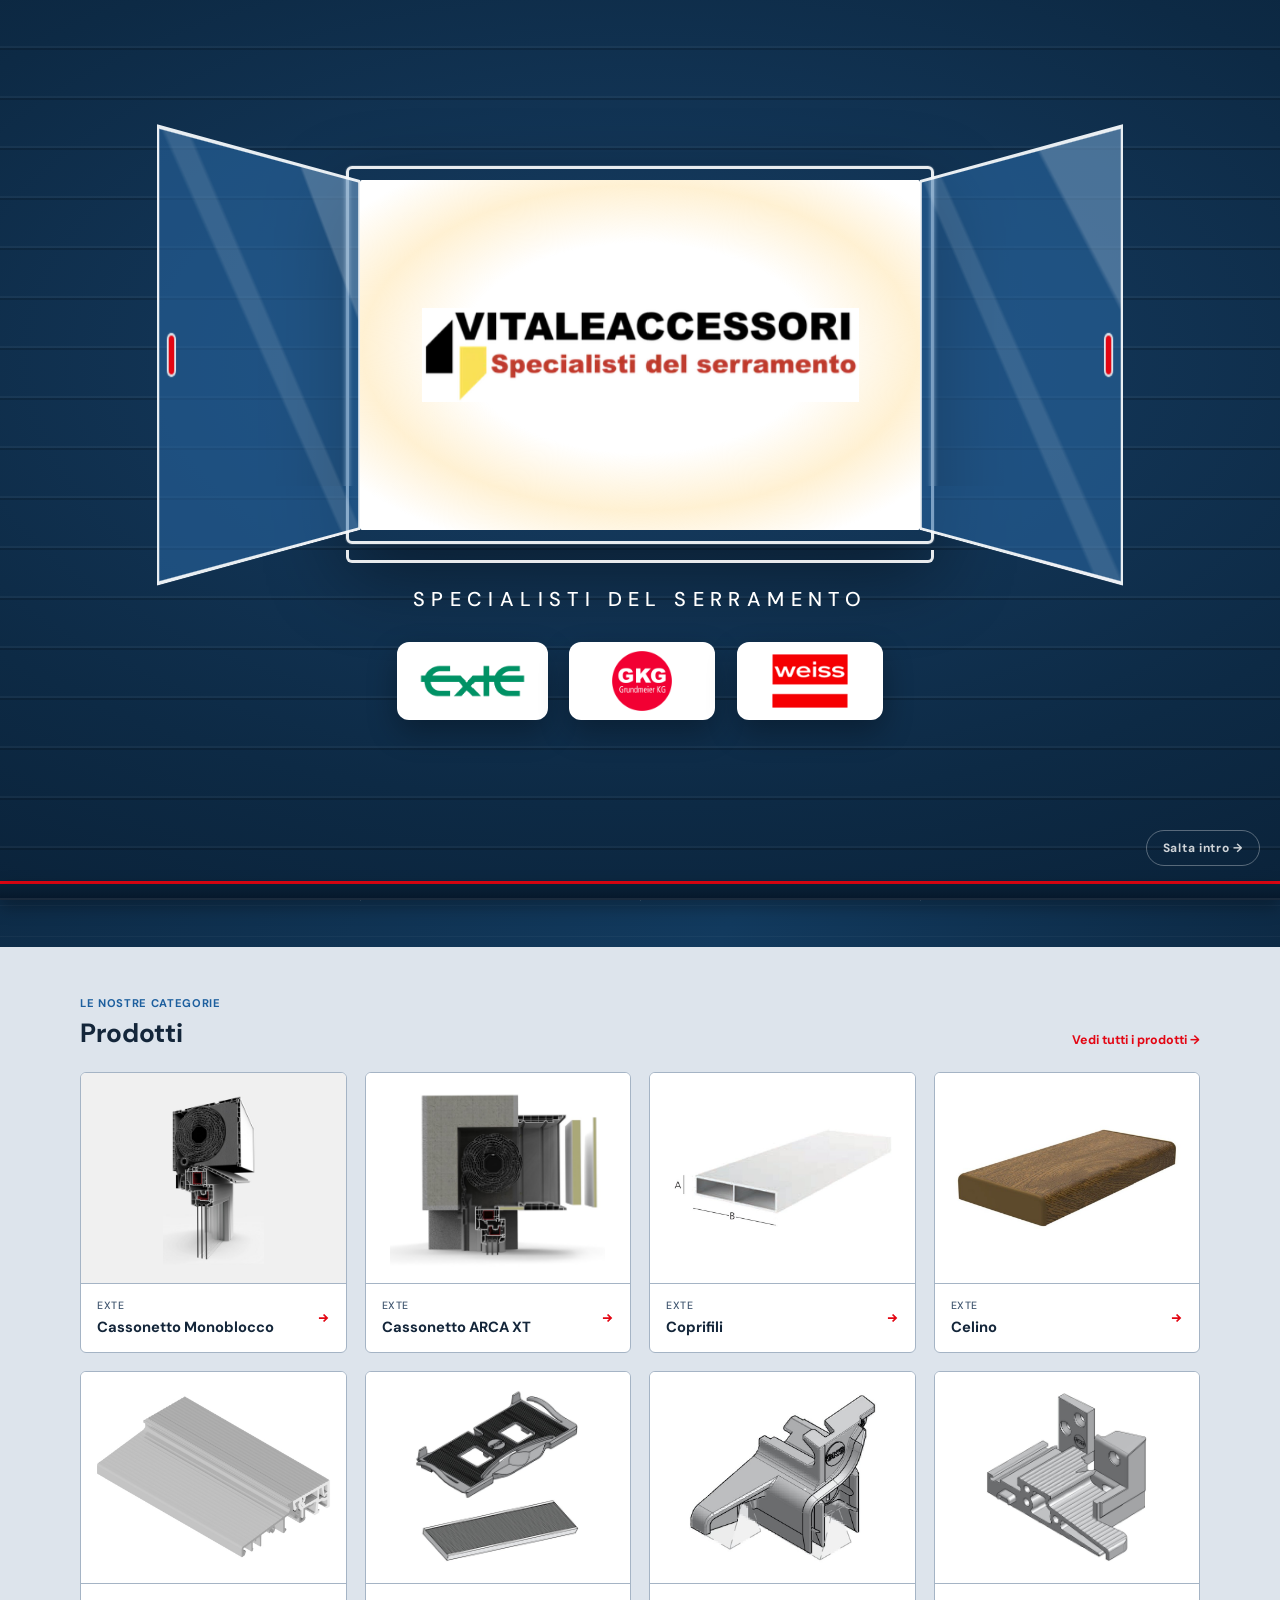
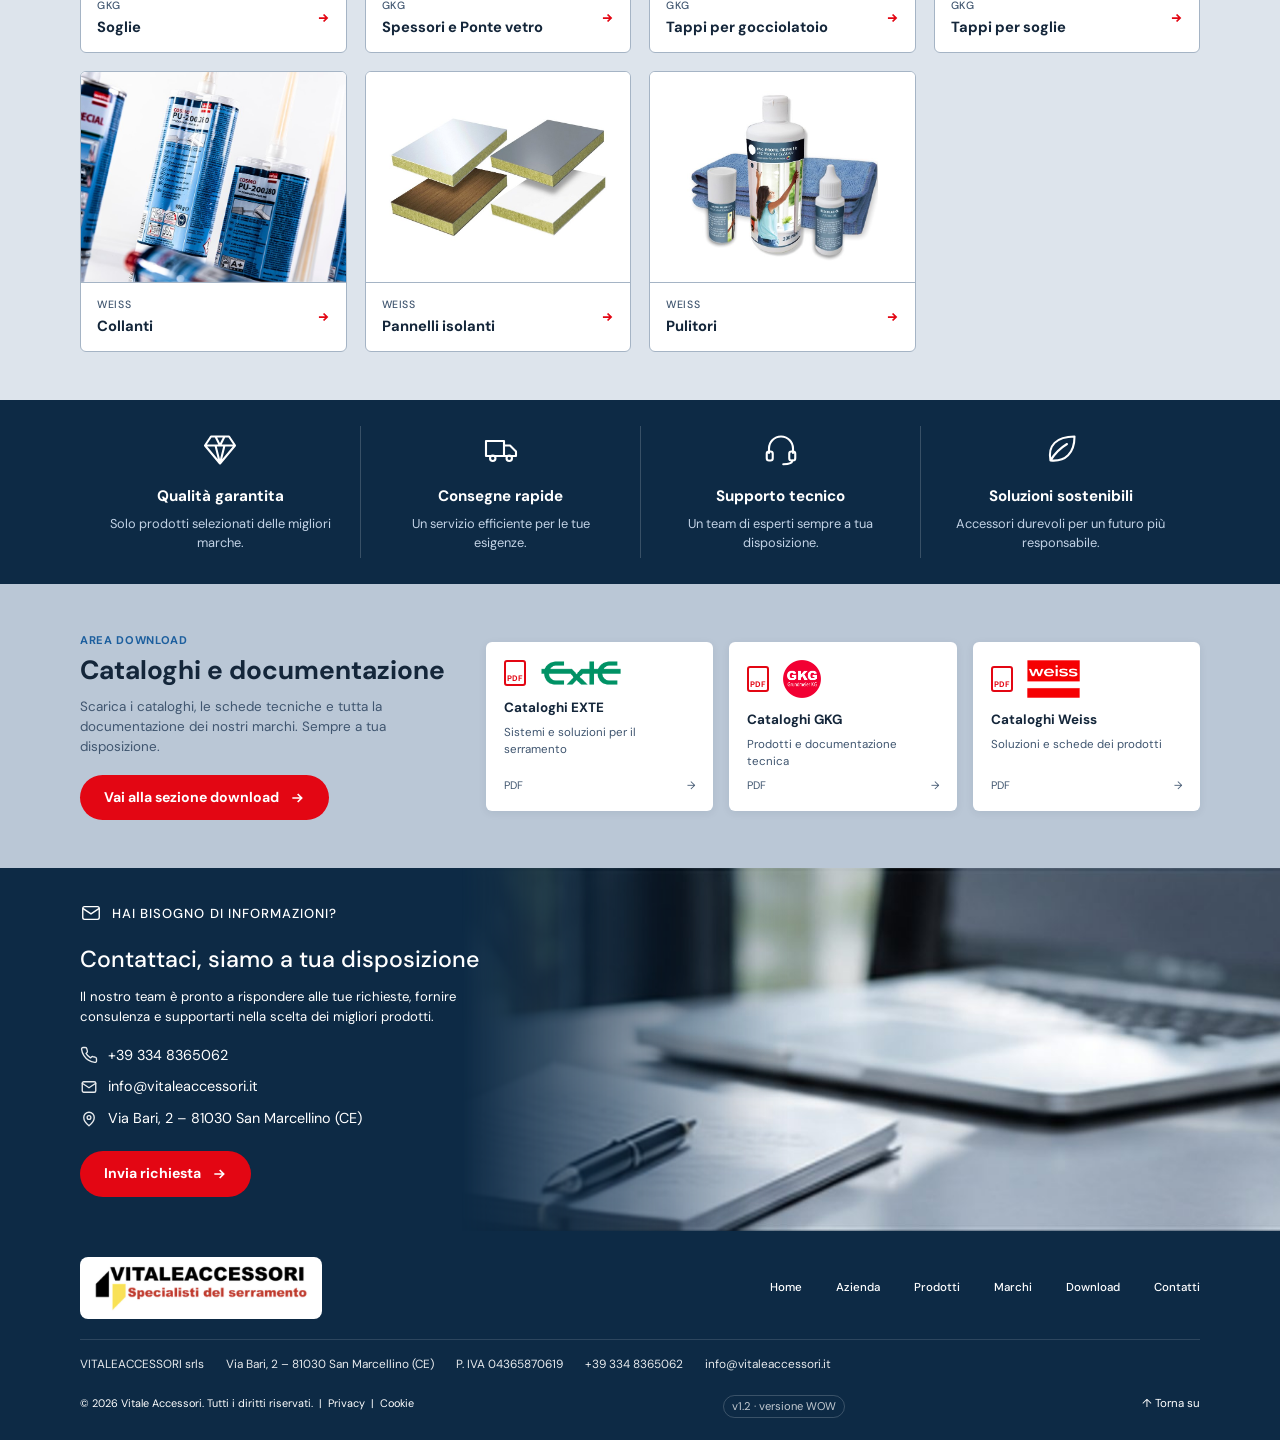
<file: index.html>
<!doctype html>
<html lang="it">
<head>
<meta charset="utf-8">
<meta name="viewport" content="width=device-width, initial-scale=1">
<meta name="description" content="Vitale Accessori: accessori per serramenti in alluminio, legno e PVC. Marchi EXTE, GKG e Weiss. Contattaci per informazioni sui prodotti.">
<meta name="theme-color" content="#0d2a45">
<title>Vitale Accessori | Specialisti del serramento</title>
<link rel="preconnect" href="https://fonts.googleapis.com">
<link rel="preconnect" href="https://fonts.gstatic.com" crossorigin>
<link href="https://fonts.googleapis.com/css2?family=DM+Sans:wght@400;500;700&display=swap" rel="stylesheet">
<link rel="stylesheet" href="assets/css/style.css">
<link rel="stylesheet" href="assets/css/tema.css">
<link rel="stylesheet" href="assets/css/wow.css">
<script>
/* versione WOW: prepara le animazioni prima che la pagina compaia; l'intro parte solo alla prima apertura (oppure con ?intro nell'indirizzo) */
(function(){var d=document.documentElement;d.classList.add('js');var vista=false;try{vista=sessionStorage.getItem('vaIntro')==='1'}catch(e){}
if(location.search.indexOf('intro')>-1)vista=false;
if(!vista&&!(window.matchMedia&&matchMedia('(prefers-reduced-motion: reduce)').matches))d.classList.add('intro-on');})();
</script>

</head>
<body>
<div class="intro" id="intro" aria-hidden="true">
  <div class="intro-win">
    <div class="intro-frame"></div>
    <div class="intro-light"><img src="assets/img/logo-vitale.png" alt="" width="568" height="122"></div>
    <div class="sash l"><i></i></div><div class="sash r"><i></i></div>
  </div>
  <p class="intro-tag">Specialisti del serramento</p>
  <div class="intro-brands"><span class="ib-exte"><img src="assets/img/logo-exte-trasparente.png" alt="" width="261" height="83"></span><span class="ib-gkg"><img src="assets/img/logo-gkg.png" alt="" width="600" height="600"></span><span class="ib-weiss"><img src="assets/img/logo-weiss.png" alt="" width="197" height="140"></span></div>
  <button type="button" class="intro-skip">Salta intro &rarr;</button>
</div>
<a class="skip-link" href="#contenuto">Vai al contenuto</a>
<header class="site-header">
  <div class="container nav-wrap">
    <a class="brand" href="#home" aria-label="Vitale Accessori, homepage"><img class="logo" src="assets/img/logo-vitale.png" alt="" width="568" height="122"></a>
    <button class="menu-toggle" aria-label="Apri il menu" aria-expanded="false" aria-controls="main-nav">☰</button>
    <nav id="main-nav" class="main-nav" aria-label="Navigazione principale">
      <a href="#home" class="active">Home</a><a href="azienda.html">Azienda</a><a href="prodotti.html">Prodotti</a><a href="#marchi">Marchi</a><a href="download.html">Download</a><a href="#contatti">Contatti</a>
    </nav>
    <div class="nav-tools">
      <button type="button" class="search-btn" aria-label="Cerca nel sito" title="Cerca nel sito (tasto /)"><svg viewBox="0 0 24 24" fill="none" stroke="currentColor" stroke-width="2" aria-hidden="true"><circle cx="11" cy="11" r="7"/><path d="m20 20-4-4"/></svg></button>
      <a class="btn btn-red header-cta" href="#contatti">Richiedi informazioni</a>
    </div>
  </div>
</header>

<main id="contenuto">
<section class="hero" id="home">
  <div class="hero-photo"><img src="assets/img/hero-1.jpg" alt="Cassonetto Expert XT in sezione" width="932" height="1316" fetchpriority="high" class="on"><img src="assets/img/slide-monoblocco.jpg" alt="Cassonetto monoblocco Exte in sezione" width="492" height="900" class=""><img src="assets/img/prod-cassonetto-arca-xt.jpg" alt="Cassonetto ARCA XT Exte in sezione" width="900" height="765" class=""><img src="assets/img/prod-coprifili.jpg" alt="Coprifili Exte" width="800" height="390" class=""><img src="assets/img/hero-2.jpg" alt="Celino in finitura effetto legno" width="870" height="422" class=""><img src="assets/img/hero-3.jpg" alt="Profili per cassonetto Arca in sezione" width="1301" height="246" class=""><img src="assets/img/hero-4.jpg" alt="Cassonetto Arca in sezione con pannelli isolanti" width="738" height="677" class=""><img src="assets/img/prod-soglie.jpg" alt="Soglie GKG" width="800" height="592" class=""><img src="assets/img/prod-spessori-ponte-vetro.jpg" alt="Spessori e ponte vetro GKG" width="769" height="800" class=""><img src="assets/img/prod-tappi-gocciolatoio.jpg" alt="Tappi per gocciolatoio GKG" width="598" height="539" class=""><img src="assets/img/prod-tappi-soglie.jpg" alt="Tappi per soglie GKG" width="767" height="800" class=""><img src="assets/img/prod-collanti.jpg" alt="Collanti Weiss" width="886" height="591" class=""><img src="assets/img/prod-pannelli.jpg" alt="Pannelli isolanti sandwich Weiss" width="800" height="439" class=""><img src="assets/img/prod-pulitori.jpg" alt="Kit pulitori Weiss" width="591" height="565" class=""></div>
  <div class="container hero-content">
    <p class="eyebrow">Accessori per serramenti</p>
    <h1>Qualità, funzionalità<br>e design per i tuoi infissi</h1>
    <p class="hero-copy">VITALEACCESSORI è il partner ideale per chi cerca accessori di alta qualità per serramenti in alluminio, legno e PVC. Da anni al fianco di professionisti e aziende del settore, con soluzioni affidabili e innovative.</p>
    <a class="btn btn-red" href="#prodotti">Scopri i nostri prodotti <svg viewBox="0 0 24 24" fill="none" stroke="currentColor" stroke-width="2.5"><path d="M5 12h14m-6-6 6 6-6 6"/></svg></a>
  </div>
  <div class="hero-note" aria-hidden="true">Ogni dettaglio fa la differenza</div>
  <div class="dots" role="group" aria-label="Diapositive"><button type="button" class="pp" aria-pressed="false" aria-label="Metti in pausa lo scorrimento">❚❚</button></div>
</section>

<section class="section brands" id="marchi">
  <div class="container brands-layout">
    <div><p class="sub">I nostri marchi</p><h2 class="t">Partner di qualità<br>per i tuoi progetti</h2><p class="d">Lavoriamo con i migliori marchi del settore per offrirti prodotti affidabili e performanti.</p></div>
    <div class="logos" aria-label="Marchi trattati"><div><img class="exte no-blend" src="assets/img/logo-exte-trasparente.png" alt="Exte" width="261" height="83"></div><div><img class="gkg no-blend" src="assets/img/logo-gkg.png" alt="GKG Grundmeier KG" width="480" height="480"></div><div><img class="weiss no-blend" src="assets/img/logo-weiss.png" alt="Weiss" width="197" height="140"></div></div>
  </div>
</section>

<section class="stats" aria-label="VITALEACCESSORI in numeri">
  <div class="container stats-grid">
    <div class="stat"><span class="num" data-to="3">3</span><span class="lbl">Marchi partner<small>Exte, GKG e Weiss</small></span></div>
    <div class="stat"><span class="num" data-to="11">11</span><span class="lbl">Linee di prodotto<small>Cassonetti, soglie, colle e altro</small></span></div>
    <div class="stat"><span class="num" data-to="20">20</span><span class="lbl">Cataloghi da scaricare<small>Sempre disponibili online</small></span></div>
    <div class="stat"><span class="num" data-to="122">122</span><span class="lbl">Schede tecniche COSMO<small>Tecniche e di sicurezza</small></span></div>
  </div>
</section>

<section class="section" id="prodotti">
  <div class="container">
    <div class="head"><div><p class="sub">Le nostre categorie</p><h2 class="t" style="margin-bottom:0">Prodotti</h2></div><a class="more" href="prodotti.html">Vedi tutti i prodotti →</a></div>
    <!-- Per ogni scheda: sostituire il riquadro "Foto in arrivo" con la foto del prodotto (es. assets/img/prod-soglie.jpg) -->
    <div class="cats">
      <a class="cat" href="prodotti.html#cassonetto-monoblocco"><div class="cat-art" style="background:#f0f0f0"><img src="assets/img/prod-cassonetti.jpg" alt="Cassonetto monoblocco Exte in sezione" loading="lazy"></div><div class="cat-b"><span><small>Exte</small>Cassonetto Monoblocco</span> <svg viewBox="0 0 24 24" fill="none" stroke="currentColor" stroke-width="3"><path d="M5 12h14m-6-6 6 6-6 6"/></svg></div></a>
      <a class="cat" href="prodotti.html#cassonetto-arca-xt"><div class="cat-art"><img src="assets/img/prod-cassonetto-arca-xt.jpg" alt="Cassonetto ARCA XT Exte in sezione" loading="lazy"></div><div class="cat-b"><span><small>Exte</small>Cassonetto ARCA XT</span> <svg viewBox="0 0 24 24" fill="none" stroke="currentColor" stroke-width="3"><path d="M5 12h14m-6-6 6 6-6 6"/></svg></div></a>
      <a class="cat" href="prodotti.html#coprifili"><div class="cat-art"><img src="assets/img/prod-coprifili.jpg" alt="Coprifili Exte" loading="lazy"></div><div class="cat-b"><span><small>Exte</small>Coprifili</span> <svg viewBox="0 0 24 24" fill="none" stroke="currentColor" stroke-width="3"><path d="M5 12h14m-6-6 6 6-6 6"/></svg></div></a>
      <a class="cat" href="prodotti.html#celino"><div class="cat-art"><img src="assets/img/prod-celetti.jpg" alt="Celino Exte in finitura effetto legno" loading="lazy"></div><div class="cat-b"><span><small>Exte</small>Celino</span> <svg viewBox="0 0 24 24" fill="none" stroke="currentColor" stroke-width="3"><path d="M5 12h14m-6-6 6 6-6 6"/></svg></div></a>
      <a class="cat" href="prodotti.html#soglie"><div class="cat-art"><img src="assets/img/prod-soglie.jpg" alt="Soglie GKG" loading="lazy"></div><div class="cat-b"><span><small>GKG</small>Soglie</span> <svg viewBox="0 0 24 24" fill="none" stroke="currentColor" stroke-width="3"><path d="M5 12h14m-6-6 6 6-6 6"/></svg></div></a>
      <a class="cat" href="prodotti.html#spessori-ponte-vetro"><div class="cat-art"><img src="assets/img/prod-spessori-ponte-vetro.jpg" alt="Spessori e ponte vetro GKG" loading="lazy"></div><div class="cat-b"><span><small>GKG</small>Spessori e Ponte vetro</span> <svg viewBox="0 0 24 24" fill="none" stroke="currentColor" stroke-width="3"><path d="M5 12h14m-6-6 6 6-6 6"/></svg></div></a>
      <a class="cat" href="prodotti.html#tappi-gocciolatoio"><div class="cat-art"><img src="assets/img/prod-tappi-gocciolatoio.jpg" alt="Tappi per gocciolatoio GKG" loading="lazy"></div><div class="cat-b"><span><small>GKG</small>Tappi per gocciolatoio</span> <svg viewBox="0 0 24 24" fill="none" stroke="currentColor" stroke-width="3"><path d="M5 12h14m-6-6 6 6-6 6"/></svg></div></a>
      <a class="cat" href="prodotti.html#tappi-soglie"><div class="cat-art"><img src="assets/img/prod-tappi-soglie.jpg" alt="Tappi per soglie GKG" loading="lazy"></div><div class="cat-b"><span><small>GKG</small>Tappi per soglie</span> <svg viewBox="0 0 24 24" fill="none" stroke="currentColor" stroke-width="3"><path d="M5 12h14m-6-6 6 6-6 6"/></svg></div></a>
      <a class="cat" href="prodotti.html#collanti"><div class="cat-art full"><img src="assets/img/prod-collanti.jpg" alt="Collanti Weiss" loading="lazy"></div><div class="cat-b"><span><small>Weiss</small>Collanti</span> <svg viewBox="0 0 24 24" fill="none" stroke="currentColor" stroke-width="3"><path d="M5 12h14m-6-6 6 6-6 6"/></svg></div></a>
      <a class="cat" href="prodotti.html#pannelli-isolanti"><div class="cat-art"><img src="assets/img/prod-pannelli.jpg" alt="Pannelli isolanti sandwich Weiss" loading="lazy"></div><div class="cat-b"><span><small>Weiss</small>Pannelli isolanti</span> <svg viewBox="0 0 24 24" fill="none" stroke="currentColor" stroke-width="3"><path d="M5 12h14m-6-6 6 6-6 6"/></svg></div></a>
      <a class="cat" href="prodotti.html#pulitori"><div class="cat-art"><img src="assets/img/prod-pulitori.jpg" alt="Kit pulitori Weiss" loading="lazy"></div><div class="cat-b"><span><small>Weiss</small>Pulitori</span> <svg viewBox="0 0 24 24" fill="none" stroke="currentColor" stroke-width="3"><path d="M5 12h14m-6-6 6 6-6 6"/></svg></div></a>
    </div>
  </div>
</section>

<section class="benefits" aria-label="I nostri punti di forza">
  <div class="container benefit-grid">
    <article class="benefit"><svg viewBox="0 0 24 24" fill="none" stroke="currentColor" stroke-width="1.4" stroke-linejoin="round"><path d="M6 3h12l4 6-10 12L2 9zM2 9h20M9 3l3 6 3-6M12 21 9 9m3 12 3-12"/></svg><h2>Qualità garantita</h2><p>Solo prodotti selezionati delle migliori marche.</p></article>
    <article class="benefit"><svg viewBox="0 0 24 24" fill="none" stroke="currentColor" stroke-width="1.4" stroke-linejoin="round"><path d="M2 6h12v10H2zM14 9h4l4 4v3h-8"/><circle cx="6.5" cy="17.5" r="1.8"/><circle cx="17.5" cy="17.5" r="1.8"/></svg><h2>Consegne rapide</h2><p>Un servizio efficiente per le tue esigenze.</p></article>
    <article class="benefit"><svg viewBox="0 0 24 24" fill="none" stroke="currentColor" stroke-width="1.4" stroke-linecap="round"><path d="M4 14v-3a8 8 0 0 1 16 0v3"/><rect x="2.5" y="13" width="4" height="6" rx="1.5"/><rect x="17.5" y="13" width="4" height="6" rx="1.5"/><path d="M19.5 19c0 2-3 2.5-6 2.5"/></svg><h2>Supporto tecnico</h2><p>Un team di esperti sempre a tua disposizione.</p></article>
    <article class="benefit"><svg viewBox="0 0 24 24" fill="none" stroke="currentColor" stroke-width="1.4" stroke-linecap="round" stroke-linejoin="round"><path d="M5 19C3 9 9 3 21 3c0 11-6 17-16 16zM5 19c3-5 6-8 11-11"/></svg><h2>Soluzioni sostenibili</h2><p>Accessori durevoli per un futuro più responsabile.</p></article>
  </div>
</section>

    <section class="section downloads" id="download">
  <div class="container dl-layout">
    <div><p class="sub">Area download</p><h2 class="t">Cataloghi e documentazione</h2><p class="d">Scarica i cataloghi, le schede tecniche e tutta la documentazione dei nostri marchi. Sempre a tua disposizione.</p><a class="btn btn-red" href="download.html">Vai alla sezione download <svg viewBox="0 0 24 24" fill="none" stroke="currentColor" stroke-width="2.5"><path d="M5 12h14m-6-6 6 6-6 6"/></svg></a></div>
    <div class="dl-cards">
      <!-- Collegare i PDF reali negli href -->
      <a class="dl" href="download-exte.html"><div class="dl-top"><span class="pdf">PDF</span><img class="dl-logo no-blend" src="assets/img/logo-exte-trasparente.png" alt="" width="261" height="83" style="height:26px"></div><h3>Cataloghi EXTE</h3><p>Sistemi e soluzioni per il serramento</p><small>PDF <span>→</span></small></a>
      <a class="dl" href="download-gkg.html"><div class="dl-top"><span class="pdf">PDF</span><img class="dl-logo no-blend" src="assets/img/logo-gkg.png" alt="" width="480" height="480" style="height:38px"></div><h3>Cataloghi GKG</h3><p>Prodotti e documentazione tecnica</p><small>PDF <span>→</span></small></a>
      <a class="dl" href="download-weiss.html"><div class="dl-top"><span class="pdf">PDF</span><img class="dl-logo no-blend" src="assets/img/logo-weiss.png" alt="" width="197" height="140" style="height:38px"></div><h3>Cataloghi Weiss</h3><p>Soluzioni e schede dei prodotti</p><small>PDF <span>→</span></small></a>
    </div>
  </div>
</section>

<section class="contact" id="contatti">
  <img class="contact-photo" src="assets/img/contatti.jpg" alt="" width="1600" height="417" loading="lazy">
  <div class="container contact-layout">
    <p class="eyebrow"><svg viewBox="0 0 24 24" fill="none" stroke="currentColor" stroke-width="1.5"><rect x="3" y="5" width="18" height="14" rx="2"/><path d="m3 7 9 6 9-6"/></svg>Hai bisogno di informazioni?</p>
    <h2>Contattaci, siamo a tua disposizione</h2>
    <p>Il nostro team è pronto a rispondere alle tue richieste, fornire consulenza e supportarti nella scelta dei migliori prodotti.</p>
    <ul class="contact-list"><li><svg viewBox="0 0 24 24" fill="none" stroke="currentColor" stroke-width="1.8" stroke-linecap="round" stroke-linejoin="round" aria-hidden="true"><path d="M22 16.9v3a2 2 0 0 1-2.2 2 19.8 19.8 0 0 1-8.6-3.1 19.5 19.5 0 0 1-6-6A19.8 19.8 0 0 1 2.1 4.2 2 2 0 0 1 4.1 2h3a2 2 0 0 1 2 1.7c.1 1 .4 1.9.7 2.8a2 2 0 0 1-.5 2.1L8 9.9a16 16 0 0 0 6 6l1.3-1.3a2 2 0 0 1 2.1-.4c.9.3 1.8.6 2.8.7a2 2 0 0 1 1.7 2z"/></svg><a href="tel:+393348365062">+39 334 8365062</a></li><li><svg viewBox="0 0 24 24" fill="none" stroke="currentColor" stroke-width="1.8" stroke-linecap="round" stroke-linejoin="round" aria-hidden="true"><rect x="3" y="5" width="18" height="14" rx="2"/><path d="m3 7 9 6 9-6"/></svg><a href="mailto:info@vitaleaccessori.it">info@vitaleaccessori.it</a></li><li><svg viewBox="0 0 24 24" fill="none" stroke="currentColor" stroke-width="1.8" stroke-linecap="round" stroke-linejoin="round" aria-hidden="true"><path d="M12 21s7-5.6 7-11a7 7 0 0 0-14 0c0 5.4 7 11 7 11z"/><circle cx="12" cy="10" r="2.5"/></svg><span>Via Bari, 2 &ndash; 81030 San Marcellino (CE)</span></li></ul>
    <a class="btn btn-red" href="mailto:info@vitaleaccessori.it?subject=Richiesta%20informazioni">Invia richiesta <svg viewBox="0 0 24 24" fill="none" stroke="currentColor" stroke-width="2.5"><path d="M5 12h14m-6-6 6 6-6 6"/></svg></a>
  </div>
</section>
</main>

<footer class="site-footer">
  <div class="container footer-main">
    <a class="brand" href="#home" aria-label="Vitale Accessori, torna all'inizio"><img class="logo" src="assets/img/logo-vitale.png" alt="" width="568" height="122"></a>
    <nav aria-label="Navigazione footer"><a href="#home">Home</a><a href="azienda.html">Azienda</a><a href="prodotti.html">Prodotti</a><a href="#marchi">Marchi</a><a href="download.html">Download</a><a href="#contatti">Contatti</a></nav>
    <a class="wa-btn" href="https://wa.me/393348365062?text=Buongiorno%2C%20vorrei%20avere%20informazioni%20sui%20vostri%20prodotti." target="_blank" rel="noopener"><svg viewBox="0 0 24 24" fill="currentColor" aria-hidden="true"><path d="M17.472 14.382c-.297-.149-1.758-.867-2.03-.967-.273-.099-.471-.148-.67.15-.197.297-.767.966-.94 1.164-.173.199-.347.223-.644.075-.297-.15-1.255-.463-2.39-1.475-.883-.788-1.48-1.761-1.653-2.059-.173-.297-.018-.458.13-.606.134-.133.298-.347.446-.52.149-.174.198-.298.298-.497.099-.198.05-.371-.025-.52-.075-.149-.669-1.612-.916-2.207-.242-.579-.487-.5-.669-.51-.173-.008-.371-.01-.57-.01-.198 0-.52.074-.792.372-.272.297-1.04 1.016-1.04 2.479 0 1.462 1.065 2.875 1.213 3.074.149.198 2.096 3.2 5.077 4.487.709.306 1.262.489 1.694.625.712.227 1.36.195 1.871.118.571-.085 1.758-.719 2.006-1.413.248-.694.248-1.289.173-1.413-.074-.124-.272-.198-.57-.347m-5.421 7.403h-.004a9.87 9.87 0 01-5.031-1.378l-.361-.214-3.741.982.998-3.648-.235-.374a9.86 9.86 0 01-1.51-5.26c.001-5.45 4.436-9.884 9.888-9.884 2.64 0 5.122 1.03 6.988 2.898a9.825 9.825 0 012.893 6.994c-.003 5.45-4.437 9.884-9.885 9.884m8.413-18.297A11.815 11.815 0 0012.05 0C5.495 0 .16 5.335.157 11.892c0 2.096.547 4.142 1.588 5.945L.057 24l6.305-1.654a11.882 11.882 0 005.683 1.448h.005c6.554 0 11.89-5.335 11.893-11.893a11.821 11.821 0 00-3.48-8.413Z"/></svg>Scrivici su WhatsApp</a>
  </div>
  <div class="container footer-legal"><span>VITALEACCESSORI srls</span><span>Via Bari, 2 &ndash; 81030 San Marcellino (CE)</span><span>P. IVA 04365870619</span><span><a href="tel:+393348365062">+39 334 8365062</a></span><span><a href="mailto:info@vitaleaccessori.it">info@vitaleaccessori.it</a></span></div>
  <div class="container footer-bottom"><span>© <span id="year"></span> Vitale Accessori. Tutti i diritti riservati. &nbsp;|&nbsp; Privacy &nbsp;|&nbsp; Cookie</span><span class="ver" title="Versione del sito">v1.2 &middot; versione WOW</span><a href="#home">↑ Torna su</a></div>
</footer>

<script src="assets/js/main.js"></script>
<script src="assets/js/cerca.js"></script>
<script src="assets/js/wow.js"></script>
</body>
</html>
</file>
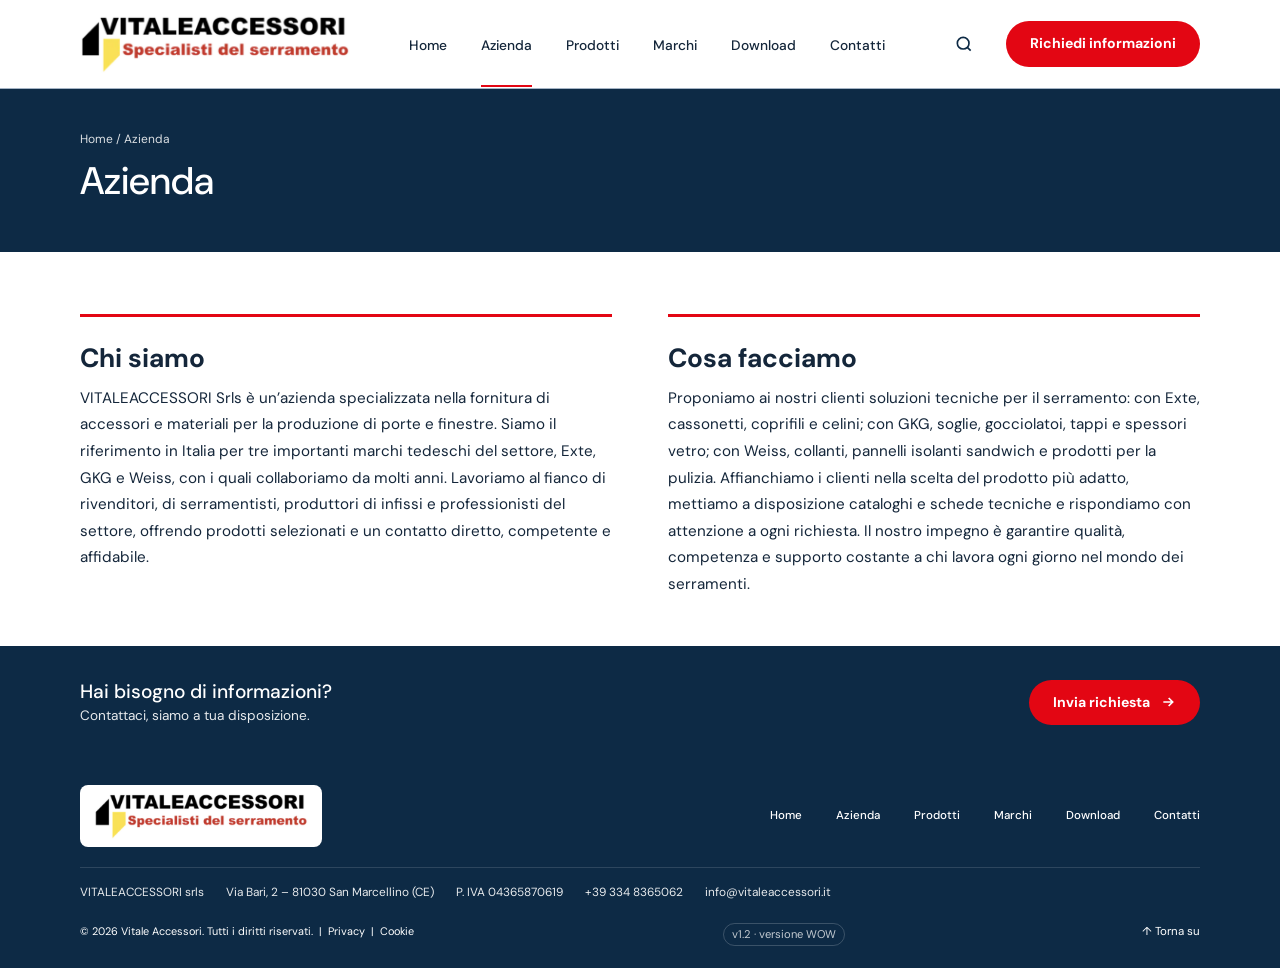
<file: azienda.html>
<!doctype html>
<html lang="it">
<head>
<meta charset="utf-8">
<meta name="viewport" content="width=device-width, initial-scale=1">
<meta name="description" content="Chi siamo e cosa facciamo: VITALEACCESSORI Srls, accessori e materiali per la produzione di porte e finestre. Marchi Exte, GKG e Weiss.">
<meta name="theme-color" content="#0d2a45">
<title>Azienda | Vitale Accessori</title>
<link rel="preconnect" href="https://fonts.googleapis.com">
<link rel="preconnect" href="https://fonts.gstatic.com" crossorigin>
<link href="https://fonts.googleapis.com/css2?family=DM+Sans:wght@400;500;700&display=swap" rel="stylesheet">
<link rel="stylesheet" href="assets/css/style.css">
<link rel="stylesheet" href="assets/css/tema.css">
</head>
<body>
<a class="skip-link" href="#contenuto">Vai al contenuto</a>
<header class="site-header">
  <div class="container nav-wrap">
    <a class="brand" href="index.html" aria-label="Vitale Accessori, homepage"><img class="logo" src="assets/img/logo-vitale.png" alt="" width="568" height="122"></a>
    <button class="menu-toggle" aria-label="Apri il menu" aria-expanded="false" aria-controls="main-nav">☰</button>
    <nav id="main-nav" class="main-nav" aria-label="Navigazione principale">
      <a href="index.html">Home</a><a href="azienda.html" class="active" aria-current="page">Azienda</a><a href="prodotti.html">Prodotti</a><a href="index.html#marchi">Marchi</a><a href="download.html">Download</a><a href="index.html#contatti">Contatti</a>
    </nav>
    <div class="nav-tools">
      <button type="button" class="search-btn" aria-label="Cerca nel sito" title="Cerca nel sito (tasto /)"><svg viewBox="0 0 24 24" fill="none" stroke="currentColor" stroke-width="2" aria-hidden="true"><circle cx="11" cy="11" r="7"/><path d="m20 20-4-4"/></svg></button>
      <a class="btn btn-red header-cta" href="index.html#contatti">Richiedi informazioni</a>
    </div>
  </div>
</header>
<main id="contenuto">
  <section class="page-head">
    <div class="container">
      <nav class="crumbs" aria-label="Percorso"><a href="index.html">Home</a> / Azienda</nav>
      <h1>Azienda</h1>
    </div>
  </section>
  <section class="section about">
    <div class="container">
      <div class="about-grid">
          <div class="about-col">
            <h2 class="t">Chi siamo</h2>
            <p>VITALEACCESSORI Srls è un’azienda specializzata nella fornitura di accessori e materiali per la produzione di porte e finestre. Siamo il riferimento in Italia per tre importanti marchi tedeschi del settore, Exte, GKG e Weiss, con i quali collaboriamo da molti anni. Lavoriamo al fianco di rivenditori, di serramentisti, produttori di infissi e professionisti del settore, offrendo prodotti selezionati e un contatto diretto, competente e affidabile.</p>
          </div>
          <div class="about-col">
            <h2 class="t">Cosa facciamo</h2>
            <p>Proponiamo ai nostri clienti soluzioni tecniche per il serramento: con Exte, cassonetti, coprifili e celini; con GKG, soglie, gocciolatoi, tappi e spessori vetro; con Weiss, collanti, pannelli isolanti sandwich e prodotti per la pulizia. Affianchiamo i clienti nella scelta del prodotto più adatto, mettiamo a disposizione cataloghi e schede tecniche e rispondiamo con attenzione a ogni richiesta. Il nostro impegno è garantire qualità, competenza e supporto costante a chi lavora ogni giorno nel mondo dei serramenti.</p>
          </div>
        </div>
    </div>
  </section>
  <section class="cta-band">
    <div class="container">
      <div><h2>Hai bisogno di informazioni?</h2><p>Contattaci, siamo a tua disposizione.</p></div>
      <a class="btn btn-red" href="mailto:info@vitaleaccessori.it?subject=Richiesta%20informazioni">Invia richiesta <svg viewBox="0 0 24 24" fill="none" stroke="currentColor" stroke-width="2.5"><path d="M5 12h14m-6-6 6 6-6 6"/></svg></a>
    </div>
  </section>
</main>
<footer class="site-footer">
  <div class="container footer-main">
    <a class="brand" href="index.html" aria-label="Vitale Accessori, torna all'inizio"><img class="logo" src="assets/img/logo-vitale.png" alt="" width="568" height="122"></a>
    <nav aria-label="Navigazione footer"><a href="index.html">Home</a><a href="azienda.html">Azienda</a><a href="prodotti.html">Prodotti</a><a href="index.html#marchi">Marchi</a><a href="download.html">Download</a><a href="index.html#contatti">Contatti</a></nav>
    <a class="wa-btn" href="https://wa.me/393348365062?text=Buongiorno%2C%20vorrei%20avere%20informazioni%20sui%20vostri%20prodotti." target="_blank" rel="noopener"><svg viewBox="0 0 24 24" fill="currentColor" aria-hidden="true"><path d="M17.472 14.382c-.297-.149-1.758-.867-2.03-.967-.273-.099-.471-.148-.67.15-.197.297-.767.966-.94 1.164-.173.199-.347.223-.644.075-.297-.15-1.255-.463-2.39-1.475-.883-.788-1.48-1.761-1.653-2.059-.173-.297-.018-.458.13-.606.134-.133.298-.347.446-.52.149-.174.198-.298.298-.497.099-.198.05-.371-.025-.52-.075-.149-.669-1.612-.916-2.207-.242-.579-.487-.5-.669-.51-.173-.008-.371-.01-.57-.01-.198 0-.52.074-.792.372-.272.297-1.04 1.016-1.04 2.479 0 1.462 1.065 2.875 1.213 3.074.149.198 2.096 3.2 5.077 4.487.709.306 1.262.489 1.694.625.712.227 1.36.195 1.871.118.571-.085 1.758-.719 2.006-1.413.248-.694.248-1.289.173-1.413-.074-.124-.272-.198-.57-.347m-5.421 7.403h-.004a9.87 9.87 0 01-5.031-1.378l-.361-.214-3.741.982.998-3.648-.235-.374a9.86 9.86 0 01-1.51-5.26c.001-5.45 4.436-9.884 9.888-9.884 2.64 0 5.122 1.03 6.988 2.898a9.825 9.825 0 012.893 6.994c-.003 5.45-4.437 9.884-9.885 9.884m8.413-18.297A11.815 11.815 0 0012.05 0C5.495 0 .16 5.335.157 11.892c0 2.096.547 4.142 1.588 5.945L.057 24l6.305-1.654a11.882 11.882 0 005.683 1.448h.005c6.554 0 11.89-5.335 11.893-11.893a11.821 11.821 0 00-3.48-8.413Z"/></svg>Scrivici su WhatsApp</a>
  </div>
  <div class="container footer-legal"><span>VITALEACCESSORI srls</span><span>Via Bari, 2 &ndash; 81030 San Marcellino (CE)</span><span>P. IVA 04365870619</span><span><a href="tel:+393348365062">+39 334 8365062</a></span><span><a href="mailto:info@vitaleaccessori.it">info@vitaleaccessori.it</a></span></div>
  <div class="container footer-bottom"><span>© <span id="year"></span> Vitale Accessori. Tutti i diritti riservati. &nbsp;|&nbsp; Privacy &nbsp;|&nbsp; Cookie</span><span class="ver" title="Versione del sito">v1.2 &middot; versione WOW</span><a href="index.html">↑ Torna su</a></div>
</footer>
<script src="assets/js/main.js"></script>
<script src="assets/js/cerca.js"></script>
</body>
</html>
</file>
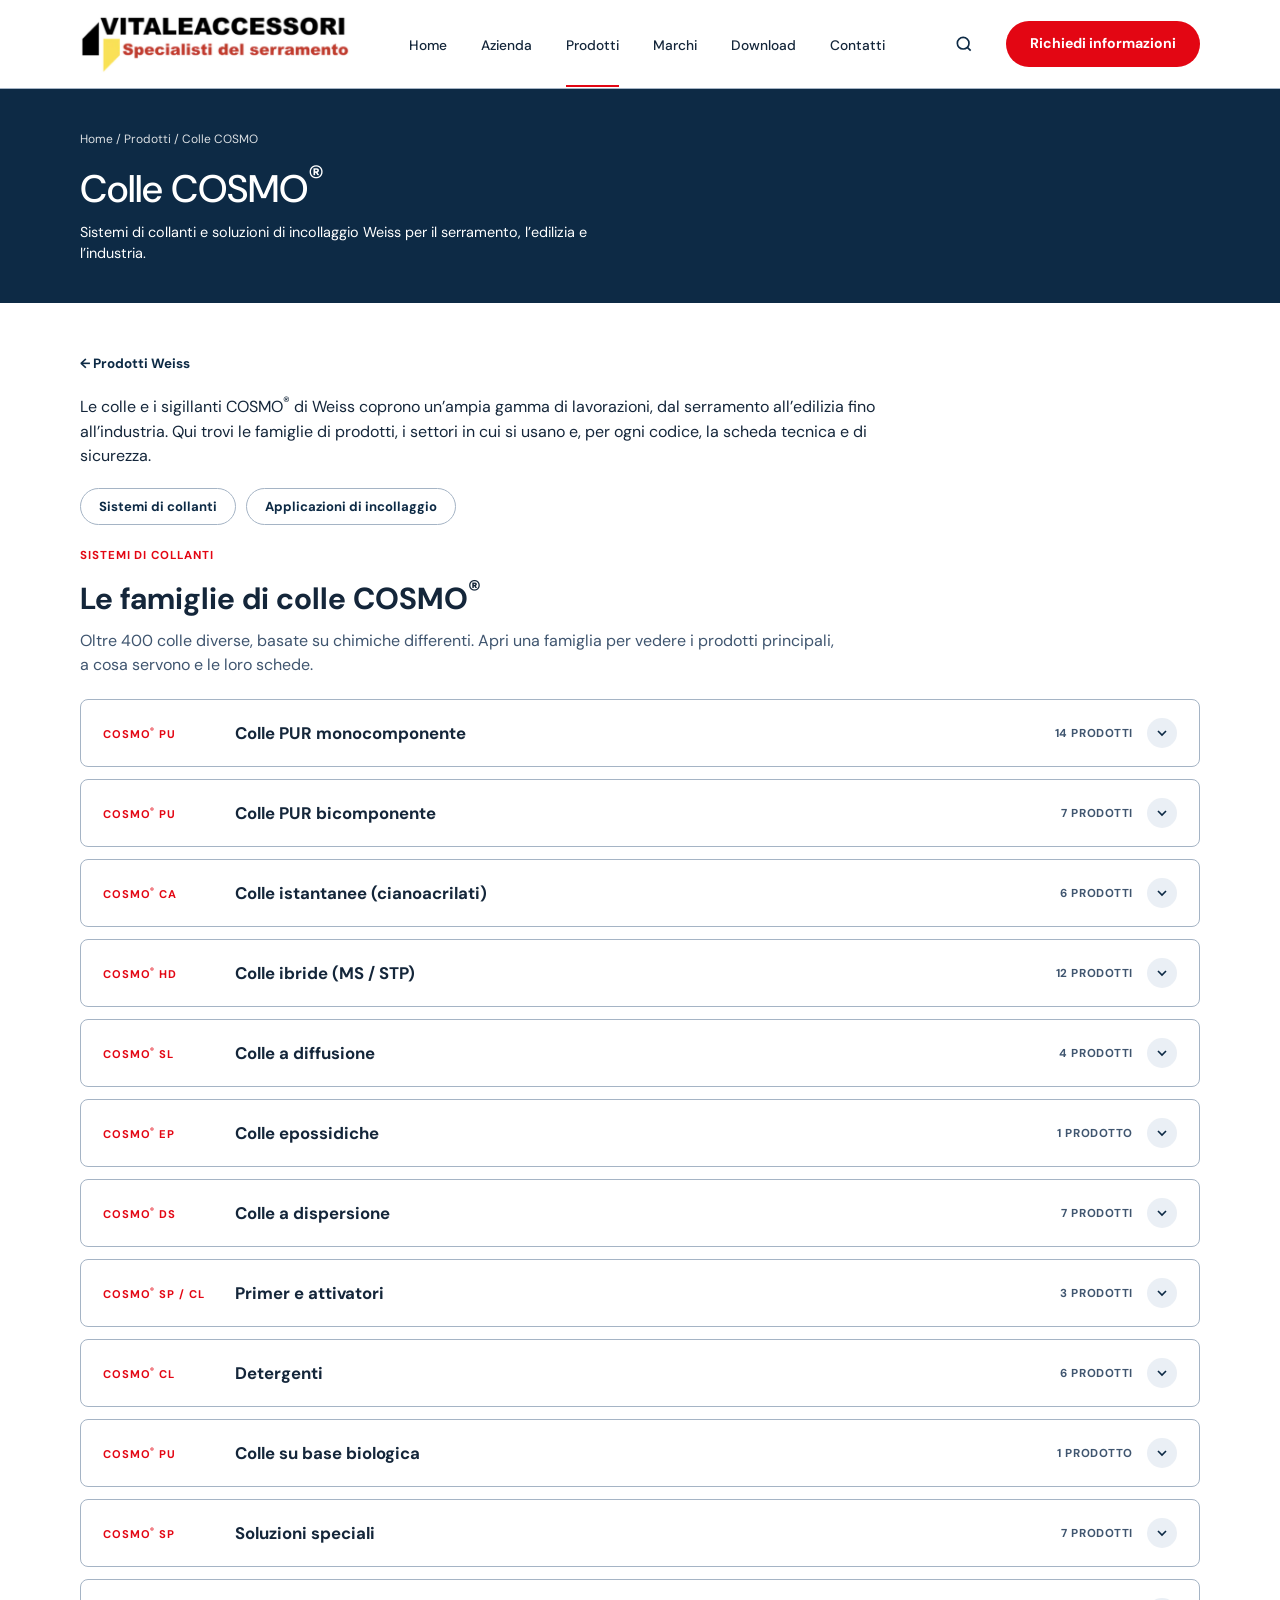
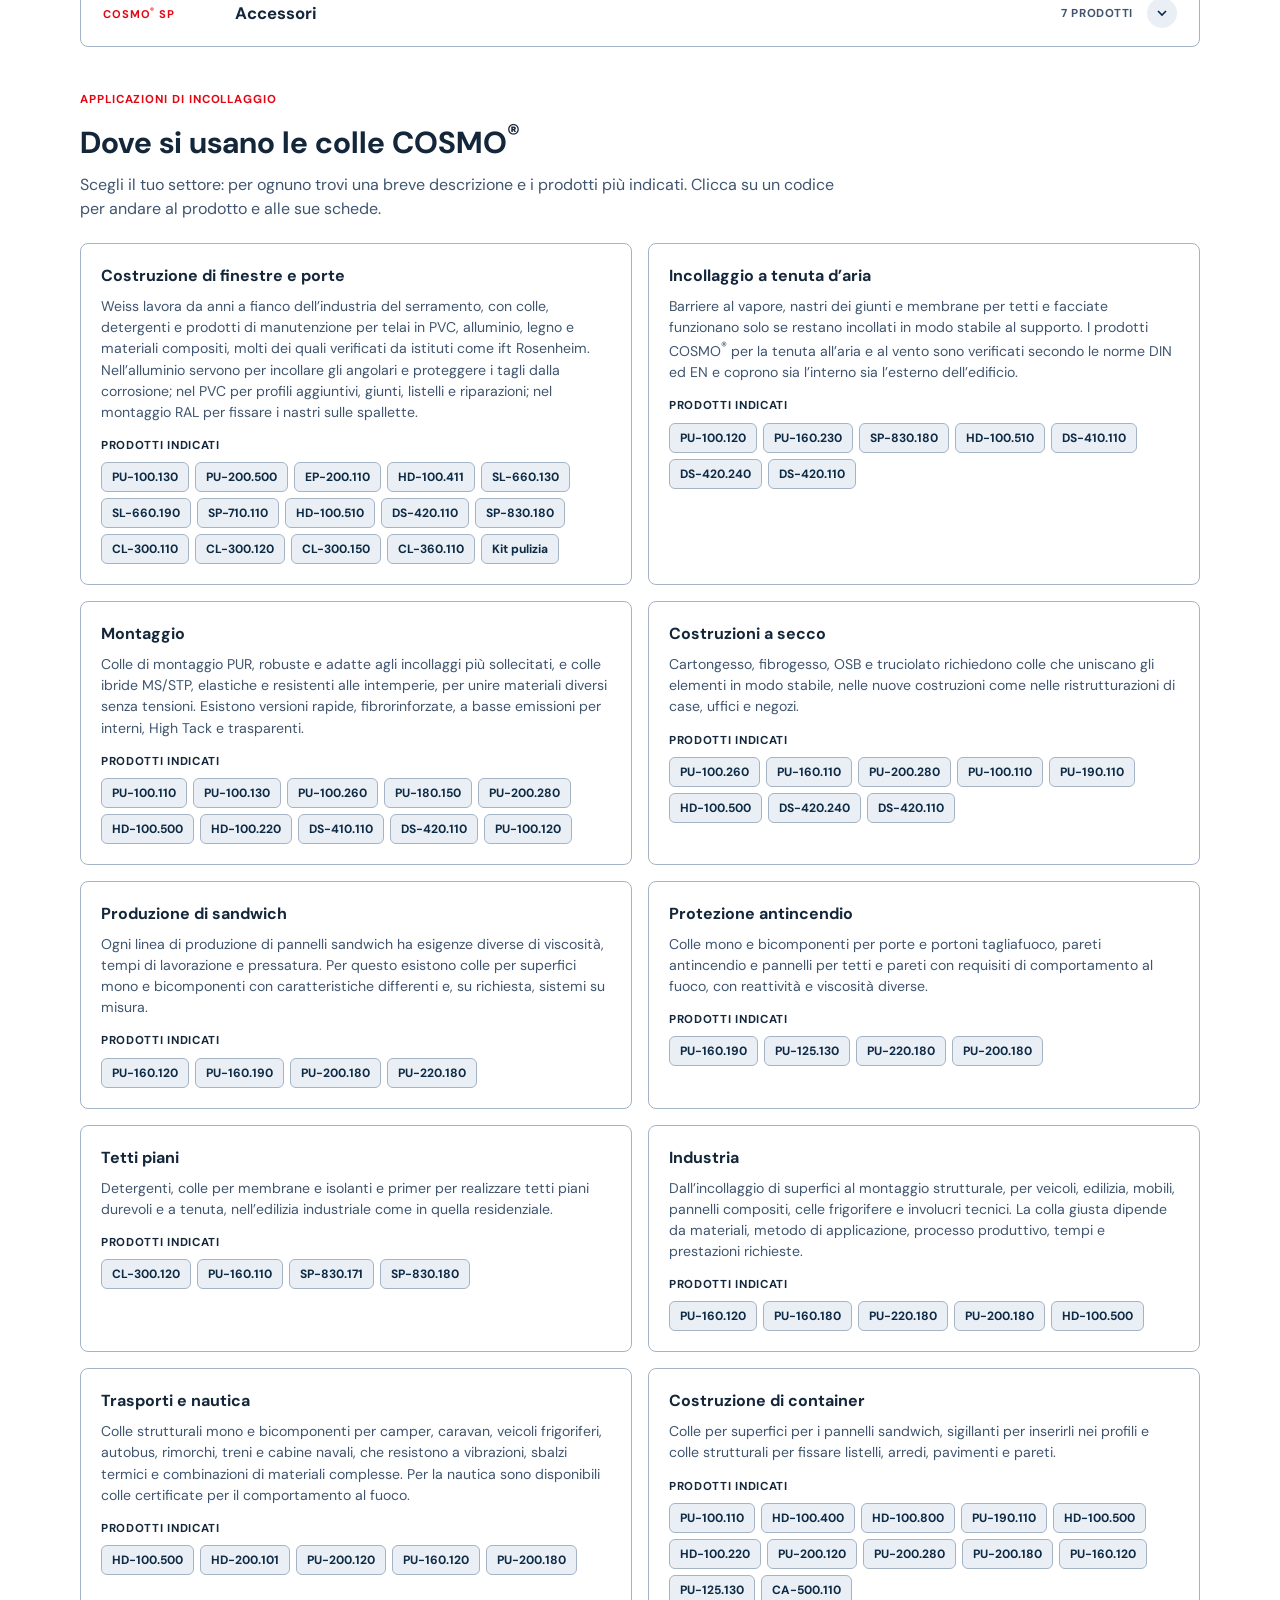
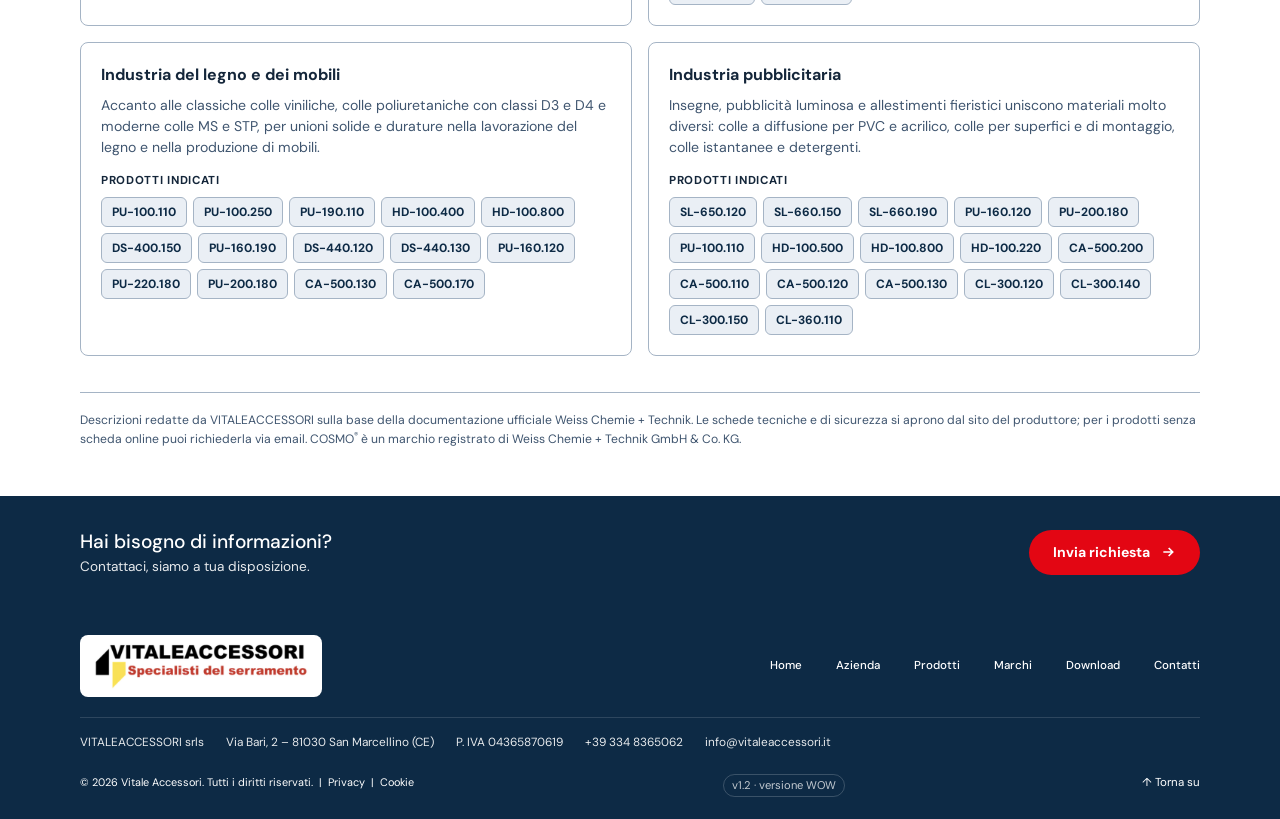
<file: colle-cosmo.html>
<!doctype html>
<html lang="it">
<head>
<meta charset="utf-8">
<meta name="viewport" content="width=device-width, initial-scale=1">
<meta name="description" content="Colle e sigillanti COSMO di Weiss: famiglie di prodotti, applicazioni di incollaggio e schede tecniche e di sicurezza.">
<meta name="theme-color" content="#0d2a45">
<title>Colle COSMO | Vitale Accessori</title>
<link rel="preconnect" href="https://fonts.googleapis.com">
<link rel="preconnect" href="https://fonts.gstatic.com" crossorigin>
<link href="https://fonts.googleapis.com/css2?family=DM+Sans:wght@400;500;700&display=swap" rel="stylesheet">
<link rel="stylesheet" href="assets/css/style.css">
<link rel="stylesheet" href="assets/css/tema.css">
</head>
<body>
<a class="skip-link" href="#contenuto">Vai al contenuto</a>
<header class="site-header">
  <div class="container nav-wrap">
    <a class="brand" href="index.html" aria-label="Vitale Accessori, homepage"><img class="logo" src="assets/img/logo-vitale.png" alt="" width="568" height="122"></a>
    <button class="menu-toggle" aria-label="Apri il menu" aria-expanded="false" aria-controls="main-nav">☰</button>
    <nav id="main-nav" class="main-nav" aria-label="Navigazione principale">
      <a href="index.html">Home</a><a href="azienda.html">Azienda</a><a href="prodotti.html" class="active" aria-current="page">Prodotti</a><a href="index.html#marchi">Marchi</a><a href="download.html">Download</a><a href="index.html#contatti">Contatti</a>
    </nav>
    <div class="nav-tools">
      <button type="button" class="search-btn" aria-label="Cerca nel sito" title="Cerca nel sito (tasto /)"><svg viewBox="0 0 24 24" fill="none" stroke="currentColor" stroke-width="2" aria-hidden="true"><circle cx="11" cy="11" r="7"/><path d="m20 20-4-4"/></svg></button>
      <a class="btn btn-red header-cta" href="index.html#contatti">Richiedi informazioni</a>
    </div>
  </div>
</header>
<main id="contenuto">
  <section class="page-head">
    <div class="container">
      <nav class="crumbs" aria-label="Percorso"><a href="index.html">Home</a> / <a href="prodotti.html">Prodotti</a> / Colle COSMO</nav>
      <h1>Colle COSMO<sup>&reg;</sup></h1>
      <p>Sistemi di collanti e soluzioni di incollaggio Weiss per il serramento, l&rsquo;edilizia e l&rsquo;industria.</p>
    </div>
  </section>
  <section class="section">
    <div class="container">
      <a class="back" href="prodotti.html#weiss">&larr; Prodotti Weiss</a>
      <p class="cf-lead">Le colle e i sigillanti COSMO<sup>&reg;</sup> di Weiss coprono un&rsquo;ampia gamma di lavorazioni, dal serramento all&rsquo;edilizia fino all&rsquo;industria. Qui trovi le famiglie di prodotti, i settori in cui si usano e, per ogni codice, la scheda tecnica e di sicurezza.</p>
      <nav class="jump" aria-label="Sezioni"><a href="#sistemi">Sistemi di collanti</a><a href="#applicazioni">Applicazioni di incollaggio</a></nav>

      <div class="cf-part" id="sistemi">
        <div class="cf-intro"><p class="eyebrow">Sistemi di collanti</p><h2>Le famiglie di colle COSMO<sup>&reg;</sup></h2><p>Oltre 400 colle diverse, basate su chimiche differenti. Apri una famiglia per vedere i prodotti principali, a cosa servono e le loro schede.</p></div>
      </div>

      <div class="cf-list">
        <details class="cf" id="colle-pur-monocomponente">
          <summary class="cf-sum"><span class="cf-tag">COSMO<sup>&reg;</sup> PU</span><h3>Colle PUR monocomponente</h3><span class="cf-n">14 prodotti</span></summary>
          <div class="cf-inner">
          <p class="cf-desc">Colle poliuretaniche pronte all&rsquo;uso, collaudate da anni: induriscono con l&rsquo;umidit&agrave; dell&rsquo;aria e creano unioni solide e durature anche sotto carichi elevati, in cantiere come in produzione.</p>
          <ul class="pr-grid"><li class="pr" id="p-pu-100-110"><div class="pr-h"><span class="pr-code">COSMO<sup>&reg;</sup> PU-100.110</span><h4>Colla di montaggio PUR</h4></div><p>Presa molto rapida e forza elevata per incollaggi strutturali affidabili.</p><div class="pr-links"><a class="chip chip-sdt" href="https://www.weiss-chemie.com/fileadmin/downloads/tds/cosmo_pu/cosmo_pu_100/pu-100.110/tds_cosmo_pu_100_110_it.pdf" target="_blank" rel="noopener">Scheda tecnica</a><a class="chip chip-sds" href="https://www.weiss-chemie.com/fileadmin/downloads/sdb/cosmo_pu/cosmo_pu_100/pu-100.110/sdb_cosmo_pu_100_110_it.pdf" target="_blank" rel="noopener">Scheda di sicurezza</a></div></li><li class="pr" id="p-pu-100-250"><div class="pr-h"><span class="pr-code">COSMO<sup>&reg;</sup> PU-100.250</span><h4>Colla di montaggio PUR</h4></div><p>Reazione rapida e adesione su moltissimi materiali.</p><div class="pr-links"><a class="chip chip-sdt" href="https://www.weiss-chemie.com/fileadmin/downloads/tds/cosmo_pu/cosmo_pu_100/pu-100.250/tds_cosmo_pu_100_250_it.pdf" target="_blank" rel="noopener">Scheda tecnica</a><a class="chip chip-sds" href="https://www.weiss-chemie.com/fileadmin/downloads/sdb/cosmo_pu/cosmo_pu_100/pu-100.250/sdb_cosmo_pu_100_250_it.pdf" target="_blank" rel="noopener">Scheda di sicurezza</a></div></li><li class="pr" id="p-pu-100-130"><div class="pr-h"><span class="pr-code">COSMO<sup>&reg;</sup> PU-100.130</span><h4>Colla di montaggio PUR per angolari</h4></div><p>Pensata per gli angolari dei serramenti in alluminio, utile anche in molti lavori di montaggio.</p><div class="pr-links"><a class="chip chip-sdt" href="https://www.weiss-chemie.com/fileadmin/downloads/tds/cosmo_pu/cosmo_pu_100/pu-100.130/tds_cosmo_pu_100_130_it.pdf" target="_blank" rel="noopener">Scheda tecnica</a><a class="chip chip-sds" href="https://www.weiss-chemie.com/fileadmin/downloads/sdb/cosmo_pu/cosmo_pu_100/pu-100.130/sdb_cosmo_pu_100_130_it.pdf" target="_blank" rel="noopener">Scheda di sicurezza</a></div></li><li class="pr" id="p-pu-100-260"><div class="pr-h"><span class="pr-code">COSMO<sup>&reg;</sup> PU-100.260</span><h4>Colla di montaggio PUR a basse emissioni</h4></div><p>Certificata EMICODE EC1Plus: la scelta ideale per gli incollaggi in ambienti interni.</p><div class="pr-links"><a class="chip chip-sdt" href="https://www.weiss-chemie.com/fileadmin/downloads/tds/cosmo_pu/cosmo_pu_100/pu-100.260/tds_cosmo_pu_100_260_it.pdf" target="_blank" rel="noopener">Scheda tecnica</a><a class="chip chip-sds" href="https://www.weiss-chemie.com/fileadmin/downloads/sdb/cosmo_pu/cosmo_pu_100/pu-100.260/sdb_cosmo_pu_100_260_it.pdf" target="_blank" rel="noopener">Scheda di sicurezza</a></div></li><li class="pr" id="p-pu-180-150"><div class="pr-h"><span class="pr-code">COSMO<sup>&reg;</sup> PU-180.150</span><h4>Colla strutturale PUR trasparente</h4></div><p>Trasparente, con buona adesione e giunto resistente al calore.</p><div class="pr-links"><a class="chip chip-sdt" href="https://www.weiss-chemie.com/fileadmin/downloads/tds/cosmo_pu/cosmo_pu_180/pu-180.150/tds_cosmo_pu_180_150_it.pdf" target="_blank" rel="noopener">Scheda tecnica</a><a class="chip chip-sds" href="https://www.weiss-chemie.com/fileadmin/downloads/sdb/cosmo_pu/cosmo_pu_180/pu-180.150/sdb_cosmo_pu_180_150_it.pdf" target="_blank" rel="noopener">Scheda di sicurezza</a></div></li><li class="pr" id="p-pu-190-110"><div class="pr-h"><span class="pr-code">COSMO<sup>&reg;</sup> PU-190.110</span><h4>Colla strutturale PUR fibrorinforzata</h4></div><p>Rinforzata con fibre per unioni molto robuste e resistenti agli urti.</p><div class="pr-links"><a class="chip chip-sdt" href="https://www.weiss-chemie.com/fileadmin/downloads/tds/cosmo_pu/cosmo_pu_190/pu-190.110/tds_cosmo_pu_190_110_it.pdf" target="_blank" rel="noopener">Scheda tecnica</a></div></li><li class="pr" id="p-pu-180-120"><div class="pr-h"><span class="pr-code">COSMO<sup>&reg;</sup> PU-180.120</span><h4>Colla strutturale PUR</h4></div><p>Tempo aperto prolungato, per lavorare con calma prima della presa.</p><div class="pr-links"><a class="chip chip-sdt" href="https://www.weiss-chemie.com/fileadmin/downloads/tds/cosmo_pu/cosmo_pu_180/pu-180.120/tds_cosmo_pu_180_120_it.pdf" target="_blank" rel="noopener">Scheda tecnica</a><a class="chip chip-sds" href="https://www.weiss-chemie.com/fileadmin/downloads/sdb/cosmo_pu/cosmo_pu_180/pu-180.120/sdb_cosmo_pu_180_120_it.pdf" target="_blank" rel="noopener">Scheda di sicurezza</a></div></li><li class="pr" id="p-pu-160-110"><div class="pr-h"><span class="pr-code">COSMO<sup>&reg;</sup> PU-160.110</span><h4>Colla strutturale PUR</h4></div><p>Viscosa e tenace, adatta a unire superfici di materiali diversi.</p><div class="pr-links"><a class="chip chip-sdt" href="https://www.weiss-chemie.com/fileadmin/downloads/tds/cosmo_pu/cosmo_pu_160/pu-160.110/tds_cosmo_pu_160_110_it.pdf" target="_blank" rel="noopener">Scheda tecnica</a><a class="chip chip-sds" href="https://www.weiss-chemie.com/fileadmin/downloads/sdb/cosmo_pu/cosmo_pu_160/pu-160.110/sdb_cosmo_pu_160_110_it.pdf" target="_blank" rel="noopener">Scheda di sicurezza</a></div></li><li class="pr" id="p-pu-160-120"><div class="pr-h"><span class="pr-code">COSMO<sup>&reg;</sup> PU-160.120</span><h4>Colla PUR per superfici</h4></div><p>Ampio spettro di adesione, usata anche per accoppiare rivestimenti e materiali d&rsquo;anima nei pannelli.</p><div class="pr-links"><a class="chip chip-sdt" href="https://www.weiss-chemie.com/fileadmin/downloads/tds/cosmo_pu/cosmo_pu_160/pu-160.120/tds_cosmo_pu_160_120_it.pdf" target="_blank" rel="noopener">Scheda tecnica</a></div></li><li class="pr" id="p-pu-160-180"><div class="pr-h"><span class="pr-code">COSMO<sup>&reg;</sup> PU-160.180</span><h4>Colla PUR per superfici</h4></div><p>Lunga lavorabilit&agrave; e giunto tenace ed elastico per applicazioni industriali.</p><div class="pr-links"><a class="chip chip-sdt" href="https://www.weiss-chemie.com/fileadmin/downloads/tds/cosmo_pu/cosmo_pu_160/pu-160.180/tds_cosmo_pu_160_180_it.pdf" target="_blank" rel="noopener">Scheda tecnica</a><a class="chip chip-sds" href="https://www.weiss-chemie.com/fileadmin/downloads/sdb/cosmo_pu/cosmo_pu_160/pu-160.180/sdb_cosmo_pu_160_180_it.pdf" target="_blank" rel="noopener">Scheda di sicurezza</a></div></li><li class="pr" id="p-pu-160-190"><div class="pr-h"><span class="pr-code">COSMO<sup>&reg;</sup> PU-160.190</span><h4>Colla PUR per superfici</h4></div><p>Fluida, con giunto tenace e tempi di pressatura gestibili.</p><div class="pr-links"><a class="chip chip-sdt" href="https://www.weiss-chemie.com/fileadmin/downloads/tds/cosmo_pu/cosmo_pu_160/pu-160.190/tds_cosmo_pu_160_190_it.pdf" target="_blank" rel="noopener">Scheda tecnica</a><a class="chip chip-sds" href="https://www.weiss-chemie.com/fileadmin/downloads/sdb/cosmo_pu/cosmo_pu_160/pu-160.190/sdb_cosmo_pu_160_190_it.pdf" target="_blank" rel="noopener">Scheda di sicurezza</a></div></li><li class="pr" id="p-pu-125-130"><div class="pr-h"><span class="pr-code">COSMO<sup>&reg;</sup> PU-125.130</span><h4>Colla PUR per superfici, ritardante di fiamma</h4></div><p>Una volta indurita &egrave; difficilmente infiammabile.</p><div class="pr-links"><a class="chip chip-req" href="mailto:info@vitaleaccessori.it?subject=Richiesta%20scheda%20COSMO%20PU-125.130">Richiedi la scheda</a></div></li><li class="pr" id="p-pu-100-120"><div class="pr-h"><span class="pr-code">COSMO<sup>&reg;</sup> PU-100.120</span><h4>Collante-sigillante per membrane traspiranti</h4></div><p>Brevettato, per sormontare e raccordare a tenuta di vento e pioggia le membrane sottotetto e traspiranti.</p><div class="pr-links"><a class="chip chip-sdt" href="https://www.weiss-chemie.com/fileadmin/downloads/tds/cosmo_pu/cosmo_pu_100/pu-100.120/tds_cosmo_pu_100_120_en.pdf" target="_blank" rel="noopener">Scheda tecnica (EN)</a></div></li><li class="pr" id="p-pu-160-230"><div class="pr-h"><span class="pr-code">COSMO<sup>&reg;</sup> PU-160.230</span><h4>Sigillante PUR</h4></div><p>Massa viscosa per realizzare coperture impermeabili.</p><div class="pr-links"><a class="chip chip-sdt" href="https://www.weiss-chemie.com/fileadmin/downloads/tds/cosmo_pu/cosmo_pu_160/pu-160.230/tds_cosmo_pu_160_230_it.pdf" target="_blank" rel="noopener">Scheda tecnica</a></div></li></ul>
          <details class="sds-fam more-codes"><summary><span class="sds-name">Altri codici con scheda</span><span class="sds-sub">Varianti e prodotti non elencati sopra</span><span class="sds-n">5 codici</span></summary><ul><li class="sds-row" id="c-pu-110-160"><span class="sds-code">COSMO<sup>&reg;</sup> PU-110.160</span><span class="sds-links"><a class="chip chip-sdt" href="https://www.weiss-chemie.com/fileadmin/downloads/tds/cosmo_pu/cosmo_pu_110/pu-110.160/tds_cosmo_pu_110_160_it.pdf" target="_blank" rel="noopener">Scheda tecnica</a><a class="chip chip-dp" href="https://www.weiss-chemie.com/fileadmin/downloads/zertifikate_pr%C3%BCfberichte/leistungserkl%C3%A4rung/pu-110.160/leistungserkl%C3%A4rung_pu-110.160_it.pdf" target="_blank" rel="noopener">Dichiarazione di prestazione</a></span></li><li class="sds-row" id="c-pu-110-161"><span class="sds-code">COSMO<sup>&reg;</sup> PU-110.161</span><span class="sds-links"><a class="chip chip-sdt" href="https://www.weiss-chemie.com/fileadmin/downloads/tds/cosmo_pu/cosmo_pu_110/pu-110.161/tds_cosmo_pu_110_161_it.pdf" target="_blank" rel="noopener">Scheda tecnica</a><a class="chip chip-dp" href="https://www.weiss-chemie.com/fileadmin/downloads/zertifikate_pr%C3%BCfberichte/leistungserkl%C3%A4rung/pu-110.161/leistungserkl%C3%A4rung_pu-110.161_it.pdf" target="_blank" rel="noopener">Dichiarazione di prestazione</a></span></li><li class="sds-row" id="c-pu-160-160"><span class="sds-code">COSMO<sup>&reg;</sup> PU-160.160</span><span class="sds-links"><a class="chip chip-sds" href="https://www.weiss-chemie.com/fileadmin/downloads/sdb/cosmo_pu/cosmo_pu_160/pu-160.160/sdb_cosmo_pu_160_160_it.pdf" target="_blank" rel="noopener">Scheda di sicurezza</a></span></li><li class="sds-row" id="c-pu-160-530"><span class="sds-code">COSMO<sup>&reg;</sup> PU-160.530</span><span class="sds-links"><a class="chip chip-sdt" href="https://www.weiss-chemie.com/fileadmin/downloads/tds/cosmo_pu/cosmo_pu_160/pu-160.530/tds_cosmo_pu_160_530_it.pdf" target="_blank" rel="noopener">Scheda tecnica</a><a class="chip chip-sds" href="https://www.weiss-chemie.com/fileadmin/downloads/sdb/cosmo_pu/cosmo_pu_160/pu-160.530/sdb_cosmo_pu_160_530_it.pdf" target="_blank" rel="noopener">Scheda di sicurezza</a></span></li><li class="sds-row" id="c-pu-160-540"><span class="sds-code">COSMO<sup>&reg;</sup> PU-160.540</span><span class="sds-links"><a class="chip chip-sds" href="https://www.weiss-chemie.com/fileadmin/downloads/sdb/cosmo_pu/cosmo_pu_160/pu-160.540/sdb_cosmo_pu_160_540_it.pdf" target="_blank" rel="noopener">Scheda di sicurezza</a></span></li></ul></details>
          </div>
        </details>
        <details class="cf" id="colle-pur-bicomponente">
          <summary class="cf-sum"><span class="cf-tag">COSMO<sup>&reg;</sup> PU</span><h3>Colle PUR bicomponente</h3><span class="cf-n">7 prodotti</span></summary>
          <div class="cf-inner">
          <p class="cf-desc">Colle poliuretaniche a due componenti, da miscelare al momento dell&rsquo;uso, per incollaggi strutturali ad alta resistenza che reggono calore e intemperie.</p>
          <ul class="pr-grid"><li class="pr" id="p-pu-200-500"><div class="pr-h"><span class="pr-code">COSMO<sup>&reg;</sup> PU-200.500</span><h4>Colla PUR bicomponente per angolari, senza H351</h4></div><p>Non richiede la formazione obbligatoria sui diisocianati; alta resistenza a calore e agenti atmosferici.</p><div class="pr-links"><a class="chip chip-sdt" href="https://www.weiss-chemie.com/fileadmin/downloads/tds/cosmo_pu/cosmo_pu_200/pu-200.500/tds_cosmo_pu_200_500_it.pdf" target="_blank" rel="noopener">Scheda tecnica</a><a class="chip chip-sds" href="https://www.weiss-chemie.com/fileadmin/downloads/sdb/cosmo_pu/cosmo_pu_201/pu-201.500/sdb_cosmo_pu_201_500_it.pdf" target="_blank" rel="noopener" title="Scheda di sicurezza del componente A (PU-201.500)">Sicurezza Comp. A</a><a class="chip chip-sds" href="https://www.weiss-chemie.com/fileadmin/downloads/sdb/cosmo_pu/cosmo_pu_205/pu-205.500/sdb_cosmo_pu_205_500_it.pdf" target="_blank" rel="noopener" title="Scheda di sicurezza del componente B (PU-205.500)">Sicurezza Comp. B</a></div></li><li class="pr" id="p-pu-200-280"><div class="pr-h"><span class="pr-code">COSMO<sup>&reg;</sup> PU-200.280</span><h4>Colla PUR bicomponente a reazione</h4></div><p>Unioni strutturali resistenti al calore e alle intemperie su molti materiali.</p><div class="pr-links"><a class="chip chip-sdt" href="https://www.weiss-chemie.com/fileadmin/downloads/tds/cosmo_pu/cosmo_pu_200/pu-200.280/tds_cosmo_pu_200_280_it.pdf" target="_blank" rel="noopener">Scheda tecnica</a><a class="chip chip-sds" href="https://www.weiss-chemie.com/fileadmin/downloads/sdb/cosmo_pu/cosmo_pu_201/pu-201.280/sdb_cosmo_pu_201_280_it.pdf" target="_blank" rel="noopener" title="Scheda di sicurezza del componente A (PU-201.280)">Sicurezza Comp. A</a><a class="chip chip-sds" href="https://www.weiss-chemie.com/fileadmin/downloads/sdb/cosmo_pu/cosmo_pu_205/pu-205.280/sdb_cosmo_pu_205_280_it.pdf" target="_blank" rel="noopener" title="Scheda di sicurezza del componente B (PU-205.280)">Sicurezza Comp. B</a></div></li><li class="pr" id="p-pu-200-350"><div class="pr-h"><span class="pr-code">COSMO<sup>&reg;</sup> PU-200.350</span><h4>Colla PUR bicomponente senza H351</h4></div><p>Prestazioni strutturali elevate senza etichettatura H351.</p><div class="pr-links"><a class="chip chip-sdt" href="https://www.weiss-chemie.com/fileadmin/downloads/tds/cosmo_pu/cosmo_pu_200/pu-200.350/tds_cosmo_pu_200_350_it.pdf" target="_blank" rel="noopener">Scheda tecnica</a><a class="chip chip-sds" href="https://www.weiss-chemie.com/fileadmin/downloads/sdb/cosmo_pu/cosmo_pu_201/pu-201.350/sdb_cosmo_pu_201_350_it.pdf" target="_blank" rel="noopener" title="Scheda di sicurezza del componente A (PU-201.350)">Sicurezza Comp. A</a><a class="chip chip-sds" href="https://www.weiss-chemie.com/fileadmin/downloads/sdb/cosmo_pu/cosmo_pu_205/pu-205.350/sdb_cosmo_pu_205_350_it.pdf" target="_blank" rel="noopener" title="Scheda di sicurezza del componente B (PU-205.350)">Sicurezza Comp. B</a></div></li><li class="pr" id="p-pu-200-120"><div class="pr-h"><span class="pr-code">COSMO<sup>&reg;</sup> PU-200.120</span><h4>Colla PUR bicomponente rapida</h4></div><p>Presa particolarmente veloce con elevata resistenza strutturale.</p><div class="pr-links"><a class="chip chip-sdt" href="https://www.weiss-chemie.com/fileadmin/downloads/tds/cosmo_pu/cosmo_pu_200/pu-200.120/tds_cosmo_pu_200_120_it.pdf" target="_blank" rel="noopener">Scheda tecnica</a><a class="chip chip-sds" href="https://www.weiss-chemie.com/fileadmin/downloads/sdb/cosmo_pu/cosmo_pu_201/pu-201.120/sdb_cosmo_pu_201_120_it.pdf" target="_blank" rel="noopener" title="Scheda di sicurezza del componente A (PU-201.120)">Sicurezza Comp. A</a><a class="chip chip-sds" href="https://www.weiss-chemie.com/fileadmin/downloads/sdb/cosmo_pu/cosmo_pu_205/pu-205.120/sdb_cosmo_pu_205_120_it.pdf" target="_blank" rel="noopener" title="Scheda di sicurezza del componente B (PU-205.120)">Sicurezza Comp. B</a></div></li><li class="pr" id="p-pu-220-180"><div class="pr-h"><span class="pr-code">COSMO<sup>&reg;</sup> PU-220.180</span><h4>Colla PUR bicomponente per superfici</h4></div><p>Lavorabilit&agrave; molto lunga, ideale su supporti assorbenti.</p><div class="pr-links"><a class="chip chip-sdt" href="https://www.weiss-chemie.com/fileadmin/downloads/tds/cosmo_pu/cosmo_pu_220/pu-220.180/tds_cosmo_pu_220_180_it.pdf" target="_blank" rel="noopener">Scheda tecnica</a></div></li><li class="pr" id="p-pu-220-900"><div class="pr-h"><span class="pr-code">COSMO<sup>&reg;</sup> PU-220.900</span><h4>Colla PUR bicomponente per superfici, su base biologica</h4></div><p>Per XPS, vetroresina, acciaio, alluminio, lana minerale, PVC e altri materiali.</p><div class="pr-links"><a class="chip chip-sdt" href="https://www.weiss-chemie.com/fileadmin/downloads/tds/cosmo_pu/cosmo_pu_220/pu-220.900/tds_cosmo_pu_220_900_it.pdf" target="_blank" rel="noopener">Scheda tecnica</a></div></li><li class="pr" id="p-pu-200-180"><div class="pr-h"><span class="pr-code">COSMO<sup>&reg;</sup> PU-200.180</span><h4>Colla PUR bicomponente per superfici, ritardante di fiamma</h4></div><p>Elevata stabilit&agrave; e ottima adesione su molti supporti.</p><div class="pr-links"><a class="chip chip-sdt" href="https://www.weiss-chemie.com/fileadmin/downloads/tds/cosmo_pu/cosmo_pu_200/pu-200.180/tds_cosmo_pu_200_180_it.pdf" target="_blank" rel="noopener">Scheda tecnica</a><a class="chip chip-sds" href="https://www.weiss-chemie.com/fileadmin/downloads/sdb/cosmo_pu/cosmo_pu_201/pu-201.180/sdb_cosmo_pu_201_180_it.pdf" target="_blank" rel="noopener" title="Scheda di sicurezza del componente A (PU-201.180)">Sicurezza Comp. A</a></div></li></ul>
          <details class="sds-fam more-codes"><summary><span class="sds-name">Altri codici con scheda</span><span class="sds-sub">Varianti e prodotti non elencati sopra</span><span class="sds-n">9 codici</span></summary><ul><li class="sds-row" id="c-pu-200-170"><span class="sds-code">COSMO<sup>&reg;</sup> PU-200.170</span><span class="sds-links"><a class="chip chip-sdt" href="https://www.weiss-chemie.com/fileadmin/downloads/tds/cosmo_pu/cosmo_pu_200/pu-200.170/tds_cosmo_pu_200_170_it.pdf" target="_blank" rel="noopener">Scheda tecnica</a></span></li><li class="sds-row" id="c-pu-265-120"><span class="sds-code">COSMO<sup>&reg;</sup> PU-265.120</span><span class="sds-links"><a class="chip chip-sds" href="https://www.weiss-chemie.com/fileadmin/downloads/sdb/cosmo_pu/cosmo_pu_265/pu-265.120/sdb_cosmo_pu_265_120_it.pdf" target="_blank" rel="noopener">Scheda di sicurezza</a></span></li><li class="sds-row" id="c-pu-200-281"><span class="sds-code">COSMO<sup>&reg;</sup> PU-200.281</span><span class="sds-links"><a class="chip chip-sdt" href="https://www.weiss-chemie.com/fileadmin/downloads/tds/cosmo_pu/cosmo_pu_200/pu-200.281/tds_cosmo_pu_200_281_it.pdf" target="_blank" rel="noopener">Scheda tecnica</a><a class="chip chip-sds" href="https://www.weiss-chemie.com/fileadmin/downloads/sdb/cosmo_pu/cosmo_pu_201/pu-201.281/sdb_cosmo_pu_201_281_it.pdf" target="_blank" rel="noopener" title="Scheda di sicurezza del componente A (PU-201.281)">Sicurezza Comp. A</a></span></li><li class="sds-row" id="c-pu-200-310"><span class="sds-code">COSMO<sup>&reg;</sup> PU-200.310</span><span class="sds-links"><a class="chip chip-sdt" href="https://www.weiss-chemie.com/fileadmin/downloads/tds/cosmo_pu/cosmo_pu_200/pu-200.310/tds_cosmo_pu_200_310_it.pdf" target="_blank" rel="noopener">Scheda tecnica</a><a class="chip chip-sds" href="https://www.weiss-chemie.com/fileadmin/downloads/sdb/cosmo_pu/cosmo_pu_201/pu-201.310/sdb_cosmo_pu_201_310_it.pdf" target="_blank" rel="noopener" title="Scheda di sicurezza del componente A (PU-201.310)">Sicurezza Comp. A</a></span></li><li class="sds-row" id="c-pu-200-354"><span class="sds-code">COSMO<sup>&reg;</sup> PU-200.354</span><span class="sds-links"><a class="chip chip-sdt" href="https://www.weiss-chemie.com/fileadmin/downloads/tds/cosmo_pu/cosmo_pu_200/pu-200.354/tds_cosmo_pu_200_354_it.pdf" target="_blank" rel="noopener">Scheda tecnica</a></span></li><li class="sds-row" id="c-pu-200-910"><span class="sds-code">COSMO<sup>&reg;</sup> PU-200.910</span><span class="sds-links"><a class="chip chip-sdt" href="https://www.weiss-chemie.com/fileadmin/downloads/tds/cosmo_pu/cosmo_pu_200/pu-200.910/tds_cosmo_pu_200_910_it.pdf" target="_blank" rel="noopener">Scheda tecnica</a></span></li><li class="sds-row" id="c-pu-220-120"><span class="sds-code">COSMO<sup>&reg;</sup> PU-220.120</span><span class="sds-links"><a class="chip chip-sdt" href="https://www.weiss-chemie.com/fileadmin/downloads/tds/cosmo_pu/cosmo_pu_220/pu-220.120/tds_cosmo_pu_220_120_it.pdf" target="_blank" rel="noopener">Scheda tecnica</a></span></li><li class="sds-row" id="c-pu-220-150"><span class="sds-code">COSMO<sup>&reg;</sup> PU-220.150</span><span class="sds-links"><a class="chip chip-sdt" href="https://www.weiss-chemie.com/fileadmin/downloads/tds/cosmo_pu/cosmo_pu_220/pu-220.150/tds_cosmo_pu_220_150_it.pdf" target="_blank" rel="noopener">Scheda tecnica</a><a class="chip chip-sds" href="https://www.weiss-chemie.com/fileadmin/downloads/sdb/cosmo_pu/cosmo_pu_221/pu-221.150/sdb_cosmo_pu_221_150_it.pdf" target="_blank" rel="noopener" title="Scheda di sicurezza del componente A (PU-221.150)">Sicurezza Comp. A</a></span></li><li class="sds-row" id="c-pu-220-160"><span class="sds-code">COSMO<sup>&reg;</sup> PU-220.160</span><span class="sds-links"><a class="chip chip-sdt" href="https://www.weiss-chemie.com/fileadmin/downloads/tds/cosmo_pu/cosmo_pu_220/pu-220.160/tds_cosmo_pu_220_160_it.pdf" target="_blank" rel="noopener">Scheda tecnica</a></span></li></ul></details>
          </div>
        </details>
        <details class="cf" id="cianoacrilati">
          <summary class="cf-sum"><span class="cf-tag">COSMO<sup>&reg;</sup> CA</span><h3>Colle istantanee (cianoacrilati)</h3><span class="cf-n">6 prodotti</span></summary>
          <div class="cf-inner">
          <p class="cf-desc">Colle istantanee monocomponenti senza solventi: fissano in pochi secondi metalli, plastiche, gomma, legno, ceramica e pietra, cos&igrave; il pezzo passa subito alla lavorazione successiva. Sono disponibili in diverse viscosit&agrave; e con un acceleratore dedicato.</p>
          <ul class="pr-grid"><li class="pr" id="p-ca-500-110"><div class="pr-h"><span class="pr-code">COSMO<sup>&reg;</sup> CA-500.110</span><h4>Colla istantanea</h4></div><p>Rapidissima, aderisce a moltissimi materiali.</p><div class="pr-links"><a class="chip chip-sdt" href="https://www.weiss-chemie.com/fileadmin/downloads/tds/cosmo_ca/cosmo_ca_500/ca-500.110/tds_cosmo_ca_500_110_it.pdf" target="_blank" rel="noopener">Scheda tecnica</a><a class="chip chip-sds" href="https://www.weiss-chemie.com/fileadmin/downloads/sdb/cosmo_ca/cosmo_ca_500/ca-500.110/sdb_cosmo_ca_500_110_it.pdf" target="_blank" rel="noopener">Scheda di sicurezza</a></div></li><li class="pr" id="p-ca-500-120"><div class="pr-h"><span class="pr-code">COSMO<sup>&reg;</sup> CA-500.120</span><h4>Colla istantanea ad alta resistenza</h4></div><p>Universale, con viscosit&agrave; leggermente pi&ugrave; alta.</p><div class="pr-links"><a class="chip chip-sdt" href="https://www.weiss-chemie.com/fileadmin/downloads/tds/cosmo_ca/cosmo_ca_500/ca-500.120/tds_cosmo_ca_500_120_it.pdf" target="_blank" rel="noopener">Scheda tecnica</a><a class="chip chip-sds" href="https://www.weiss-chemie.com/fileadmin/downloads/sdb/cosmo_ca/cosmo_ca_500/ca-500.120/sdb_cosmo_ca_500_120_it.pdf" target="_blank" rel="noopener">Scheda di sicurezza</a></div></li><li class="pr" id="p-ca-500-130"><div class="pr-h"><span class="pr-code">COSMO<sup>&reg;</sup> CA-500.130</span><h4>Colla istantanea per decorazioni</h4></div><p>Ideale per incollare pellicole decorative.</p><div class="pr-links"><a class="chip chip-sdt" href="https://www.weiss-chemie.com/fileadmin/downloads/tds/cosmo_ca/cosmo_ca_500/ca-500.130/tds_cosmo_ca_500_130_it.pdf" target="_blank" rel="noopener">Scheda tecnica</a><a class="chip chip-sds" href="https://www.weiss-chemie.com/fileadmin/downloads/sdb/cosmo_ca/cosmo_ca_500/ca-500.130/sdb_cosmo_ca_500_130_it.pdf" target="_blank" rel="noopener">Scheda di sicurezza</a></div></li><li class="pr" id="p-ca-500-140"><div class="pr-h"><span class="pr-code">COSMO<sup>&reg;</sup> CA-500.140</span><h4>Colla istantanea per metalli</h4></div><p>Formulata soprattutto per i metalli.</p><div class="pr-links"><a class="chip chip-sdt" href="https://www.weiss-chemie.com/fileadmin/downloads/tds/cosmo_ca/cosmo_ca_500/ca-500.140/tds_cosmo_ca_500_140_it.pdf" target="_blank" rel="noopener">Scheda tecnica</a><a class="chip chip-sds" href="https://www.weiss-chemie.com/fileadmin/downloads/sdb/cosmo_ca/cosmo_ca_500/ca-500.140/sdb_cosmo_ca_500_140_it.pdf" target="_blank" rel="noopener">Scheda di sicurezza</a></div></li><li class="pr" id="p-ca-500-170"><div class="pr-h"><span class="pr-code">COSMO<sup>&reg;</sup> CA-500.170</span><h4>Colla istantanea per supporti assorbenti</h4></div><p>Montaggi in pochi secondi con resistenza molto elevata.</p><div class="pr-links"><a class="chip chip-sdt" href="https://www.weiss-chemie.com/fileadmin/downloads/tds/cosmo_ca/cosmo_ca_500/ca-500.170/tds_cosmo_ca_500_170_it.pdf" target="_blank" rel="noopener">Scheda tecnica</a><a class="chip chip-sds" href="https://www.weiss-chemie.com/fileadmin/downloads/sdb/cosmo_ca/cosmo_ca_500/ca-500.170/sdb_cosmo_ca_500_170_it.pdf" target="_blank" rel="noopener">Scheda di sicurezza</a></div></li><li class="pr" id="p-ca-500-200"><div class="pr-h"><span class="pr-code">COSMO<sup>&reg;</sup> CA-500.200</span><h4>Colla istantanea per plastiche</h4></div><p>Fissaggio breve, pensata per le materie plastiche.</p><div class="pr-links"><a class="chip chip-sdt" href="https://www.weiss-chemie.com/fileadmin/downloads/tds/cosmo_ca/cosmo_ca_500/ca-500.200/tds_cosmo_ca_500_200_it.pdf" target="_blank" rel="noopener">Scheda tecnica</a><a class="chip chip-sds" href="https://www.weiss-chemie.com/fileadmin/downloads/sdb/cosmo_ca/cosmo_ca_500/ca-500.200/sdb_cosmo_ca_500_200_it.pdf" target="_blank" rel="noopener">Scheda di sicurezza</a></div></li></ul>
          
          </div>
        </details>
        <details class="cf" id="colle-ibride">
          <summary class="cf-sum"><span class="cf-tag">COSMO<sup>&reg;</sup> HD</span><h3>Colle ibride (MS / STP)</h3><span class="cf-n">12 prodotti</span></summary>
          <div class="cf-inner">
          <p class="cf-desc">Colle e sigillanti di nuova generazione a base di polimeri MS e STP: elastici, resistenti agli agenti atmosferici e senza gli obblighi di etichettatura previsti per le colle PUR. Una scelta attenta all&rsquo;ambiente per montaggio e sigillatura.</p>
          <ul class="pr-grid"><li class="pr" id="p-hd-100-400"><div class="pr-h"><span class="pr-code">COSMO<sup>&reg;</sup> HD-100.400</span><h4>Colla-sigillante MS multiuso</h4></div><p>Flessibile e universale, resistente e molto allungabile prima della rottura.</p><div class="pr-links"><a class="chip chip-sdt" href="https://www.weiss-chemie.com/fileadmin/downloads/tds/cosmo_hd/cosmo_hd_100/hd-100.400/tds_cosmo_hd_100_400_it.pdf" target="_blank" rel="noopener">Scheda tecnica</a><a class="chip chip-sds" href="https://www.weiss-chemie.com/fileadmin/downloads/sdb/cosmo_hd/cosmo_hd_100/hd-100.400/sdb_cosmo_hd_100_400_it.pdf" target="_blank" rel="noopener">Scheda di sicurezza</a><a class="chip chip-ti" href="https://www.weiss-chemie.com/fileadmin/downloads/ti/technische%20informationen/spiegelverklebung/ti_spiegelverklebung_it.pdf" target="_blank" rel="noopener">Informazione tecnica</a><a class="chip chip-dp" href="https://www.weiss-chemie.com/fileadmin/downloads/zertifikate_pr%C3%BCfberichte/leistungserkl%C3%A4rung/hd-100.400/leistungserkl%C3%A4rung_hd-100.400_it.pdf" target="_blank" rel="noopener">Dichiarazione di prestazione</a></div></li><li class="pr" id="p-hd-100-480"><div class="pr-h"><span class="pr-code">COSMO<sup>&reg;</sup> HD-100.480</span><h4>Colla di montaggio MS</h4></div><p>Elastica, con pellicola rapida e buona tolleranza ai picchi di temperatura: ottimo rapporto qualit&agrave;-prezzo.</p><div class="pr-links"><a class="chip chip-sdt" href="https://www.weiss-chemie.com/fileadmin/downloads/tds/cosmo_hd/cosmo_hd_100/hd-100.480/tds_cosmo_hd_100_480_it.pdf" target="_blank" rel="noopener">Scheda tecnica</a></div></li><li class="pr" id="p-hd-100-500"><div class="pr-h"><span class="pr-code">COSMO<sup>&reg;</sup> HD-100.500</span><h4>Colla di montaggio STP</h4></div><p>Versatile, molto usata nella costruzione di veicoli e allestimenti.</p><div class="pr-links"><a class="chip chip-sdt" href="https://www.weiss-chemie.com/fileadmin/downloads/tds/cosmo_hd/cosmo_hd_100/hd-100.500/tds_cosmo_hd_100_500_it.pdf" target="_blank" rel="noopener">Scheda tecnica</a><a class="chip chip-sds" href="https://www.weiss-chemie.com/fileadmin/downloads/sdb/cosmo_hd/cosmo_hd_100/hd-100.500/sdb_cosmo_hd_100_500_it.pdf" target="_blank" rel="noopener">Scheda di sicurezza</a></div></li><li class="pr" id="p-hd-100-800"><div class="pr-h"><span class="pr-code">COSMO<sup>&reg;</sup> HD-100.800</span><h4>Colla di montaggio MS High Tack</h4></div><p>Presa iniziale fortissima, utile anche per sigillare.</p><div class="pr-links"><a class="chip chip-sdt" href="https://www.weiss-chemie.com/fileadmin/downloads/tds/cosmo_hd/cosmo_hd_100/hd-100.800/tds_cosmo_hd_100_800_it.pdf" target="_blank" rel="noopener">Scheda tecnica</a><a class="chip chip-sds" href="https://www.weiss-chemie.com/fileadmin/downloads/sdb/cosmo_hd/cosmo_hd_100/hd-100.800/sdb_cosmo_hd_100_800_it.pdf" target="_blank" rel="noopener">Scheda di sicurezza</a></div></li><li class="pr" id="p-hd-100-220"><div class="pr-h"><span class="pr-code">COSMO<sup>&reg;</sup> HD-100.220</span><h4>Colla di montaggio ibrida PowerTack</h4></div><p>Presa iniziale e forza adesiva particolarmente elevate.</p><div class="pr-links"><a class="chip chip-sdt" href="https://www.weiss-chemie.com/fileadmin/downloads/tds/cosmo_hd/cosmo_hd_100/hd-100.220/tds_cosmo_hd_100_220_it.pdf" target="_blank" rel="noopener">Scheda tecnica</a><a class="chip chip-sds" href="https://www.weiss-chemie.com/fileadmin/downloads/sdb/cosmo_hd/cosmo_hd_100/hd-100.220/sdb_cosmo_hd_100_220_it.pdf" target="_blank" rel="noopener">Scheda di sicurezza</a></div></li><li class="pr" id="p-hd-200-121"><div class="pr-h"><span class="pr-code">COSMO<sup>&reg;</sup> HD-200.121</span><h4>Colla STP bicomponente</h4></div><p>Indurimento rapidissimo con pieno controllo del processo e invecchiamento minimo.</p><div class="pr-links"><a class="chip chip-req" href="mailto:info@vitaleaccessori.it?subject=Richiesta%20scheda%20COSMO%20HD-200.121">Richiedi la scheda</a></div></li><li class="pr" id="p-hd-200-101"><div class="pr-h"><span class="pr-code">COSMO<sup>&reg;</sup> HD-200.101</span><h4>Colla di montaggio STP bicomponente</h4></div><p>Elastica, con polimerizzazione omogenea e tempi di lavorazione affidabili.</p><div class="pr-links"><a class="chip chip-sdt" href="https://www.weiss-chemie.com/fileadmin/downloads/tds/cosmo_hd/cosmo_hd_200/hd-200.101/tds_cosmo_hd_200_101_it.pdf" target="_blank" rel="noopener">Scheda tecnica</a><a class="chip chip-ti" href="https://www.weiss-chemie.com/fileadmin/downloads/ti/aufsatzfu%CC%88llungen/ti_aufsatzf%C3%BCllungen_it.pdf" target="_blank" rel="noopener">Informazione tecnica</a><a class="chip chip-ti" href="https://www.weiss-chemie.com/fileadmin/downloads/ti/technische%20informationen/spiegelverklebung/ti_spiegelverklebung_it.pdf" target="_blank" rel="noopener">Informazione tecnica</a><a class="chip chip-sds" href="https://www.weiss-chemie.com/fileadmin/downloads/sdb/cosmo_hd/cosmo_hd_201/hd-201.101/sdb_cosmo_hd_201_101_it.pdf" target="_blank" rel="noopener" title="Scheda di sicurezza del componente A (HD-201.101)">Sicurezza Comp. A</a><a class="chip chip-sds" href="https://www.weiss-chemie.com/fileadmin/downloads/sdb/cosmo_hd/cosmo_hd_205/hd-205.101/sdb_cosmo_hd_205_101_it.pdf" target="_blank" rel="noopener" title="Scheda di sicurezza del componente B (HD-205.101)">Sicurezza Comp. B</a></div></li><li class="pr" id="p-hd-200-201"><div class="pr-h"><span class="pr-code">COSMO<sup>&reg;</sup> HD-200.201</span><h4>Colla di montaggio MS bicomponente</h4></div><p>Variante MS con lo stesso controllo dei tempi di lavorazione.</p><div class="pr-links"><a class="chip chip-req" href="mailto:info@vitaleaccessori.it?subject=Richiesta%20scheda%20COSMO%20HD-200.201">Richiedi la scheda</a></div></li><li class="pr" id="p-hd-100-600"><div class="pr-h"><span class="pr-code">COSMO<sup>&reg;</sup> HD-100.600</span><h4>Sigillante MS</h4></div><p>Ottima adesione all&rsquo;EPDM e giunti elastici, per incollare e sigillare.</p><div class="pr-links"><a class="chip chip-sdt" href="https://www.weiss-chemie.com/fileadmin/downloads/tds/cosmo_hd/cosmo_hd_100/hd-100.600/tds_cosmo_hd_100_600_it.pdf" target="_blank" rel="noopener">Scheda tecnica</a></div></li><li class="pr" id="p-hd-150-160"><div class="pr-h"><span class="pr-code">COSMO<sup>&reg;</sup> HD-150.160</span><h4>Colla-sigillante MS trasparente</h4></div><p>Trasparente, stabile ai raggi UV e con ingiallimento minimo.</p><div class="pr-links"><a class="chip chip-sdt" href="https://www.weiss-chemie.com/fileadmin/downloads/tds/cosmo_hd/cosmo_hd_150/hd-150.160/tds_cosmo_hd_150_160_it.pdf" target="_blank" rel="noopener">Scheda tecnica</a><a class="chip chip-sds" href="https://www.weiss-chemie.com/fileadmin/downloads/sdb/cosmo_hd/cosmo_hd_150/hd-150.160/sdb_cosmo_hd_150_160_it.pdf" target="_blank" rel="noopener">Scheda di sicurezza</a></div></li><li class="pr" id="p-hd-100-510"><div class="pr-h"><span class="pr-code">COSMO<sup>&reg;</sup> HD-100.510</span><h4>Collante-sigillante per montaggio RAL</h4></div><p>Per incollare i nastri dei giunti sulle spallette di finestre e porte.</p><div class="pr-links"><a class="chip chip-sdt" href="https://www.weiss-chemie.com/fileadmin/downloads/tds/cosmo_hd/cosmo_hd_100/hd-100.510/tds_cosmo_hd_100_510_it.pdf" target="_blank" rel="noopener">Scheda tecnica</a></div></li><li class="pr" id="p-hd-120-150"><div class="pr-h"><span class="pr-code">COSMO<sup>&reg;</sup> HD-120.150</span><h4>Impermeabilizzante ibrido per l&rsquo;edilizia</h4></div><p>Protegge le strutture a contatto con il terreno.</p><div class="pr-links"><a class="chip chip-sdt" href="https://www.weiss-chemie.com/fileadmin/downloads/tds/cosmo_hd/cosmo_hd_120/hd-120.150/tds_cosmo_hd_120_150_it.pdf" target="_blank" rel="noopener">Scheda tecnica</a><a class="chip chip-sds" href="https://www.weiss-chemie.com/fileadmin/downloads/sdb/cosmo_hd/cosmo_hd_120/hd-120.150/sdb_cosmo_hd_120_150_it.pdf" target="_blank" rel="noopener">Scheda di sicurezza</a></div></li></ul>
          <details class="sds-fam more-codes"><summary><span class="sds-name">Altri codici con scheda</span><span class="sds-sub">Varianti e prodotti non elencati sopra</span><span class="sds-n">10 codici</span></summary><ul><li class="sds-row" id="c-hd-100-110"><span class="sds-code">COSMO<sup>&reg;</sup> HD-100.110</span><span class="sds-links"><a class="chip chip-sdt" href="https://www.weiss-chemie.com/fileadmin/downloads/tds/cosmo_hd/cosmo_hd_100/hd-100.110/tds_cosmo_hd_100_110_it.pdf" target="_blank" rel="noopener">Scheda tecnica</a><a class="chip chip-sds" href="https://www.weiss-chemie.com/fileadmin/downloads/sdb/cosmo_hd/cosmo_hd_100/hd-100.110/sdb_cosmo_hd_100_110_it.pdf" target="_blank" rel="noopener">Scheda di sicurezza</a></span></li><li class="sds-row" id="c-hd-100-401"><span class="sds-code">COSMO<sup>&reg;</sup> HD-100.401</span><span class="sds-links"><a class="chip chip-sdt" href="https://www.weiss-chemie.com/fileadmin/downloads/tds/cosmo_hd/cosmo_hd_100/hd-100.401/tds_cosmo_hd_100_401_it.pdf" target="_blank" rel="noopener">Scheda tecnica</a><a class="chip chip-dp" href="https://www.weiss-chemie.com/fileadmin/downloads/zertifikate_pr%C3%BCfberichte/leistungserkl%C3%A4rung/hd-100.401/leistungserkl%C3%A4rung_hd-100.401_it.pdf" target="_blank" rel="noopener">Dichiarazione di prestazione</a></span></li><li class="sds-row" id="c-hd-100-402"><span class="sds-code">COSMO<sup>&reg;</sup> HD-100.402</span><span class="sds-links"><a class="chip chip-sdt" href="https://www.weiss-chemie.com/fileadmin/downloads/tds/cosmo_hd/cosmo_hd_100/hd-100.402/tds_cosmo_hd_100_402_it.pdf" target="_blank" rel="noopener">Scheda tecnica</a><a class="chip chip-dp" href="https://www.weiss-chemie.com/fileadmin/downloads/zertifikate_pr%C3%BCfberichte/leistungserkl%C3%A4rung/hd-100.402/leistungserkl%C3%A4rung_hd-100.402_it.pdf" target="_blank" rel="noopener">Dichiarazione di prestazione</a></span></li><li class="sds-row" id="c-hd-100-410"><span class="sds-code">COSMO<sup>&reg;</sup> HD-100.410</span><span class="sds-links"><a class="chip chip-sdt" href="https://www.weiss-chemie.com/fileadmin/downloads/tds/cosmo_hd/cosmo_hd_100/hd-100.410/tds_cosmo_hd_100_410_it.pdf" target="_blank" rel="noopener">Scheda tecnica</a><a class="chip chip-sds" href="https://www.weiss-chemie.com/fileadmin/downloads/sdb/cosmo_hd/cosmo_hd_100/hd-100.410/sdb_cosmo_hd_100_410_it.pdf" target="_blank" rel="noopener">Scheda di sicurezza</a></span></li><li class="sds-row" id="c-hd-100-511"><span class="sds-code">COSMO<sup>&reg;</sup> HD-100.511</span><span class="sds-links"><a class="chip chip-sdt" href="https://www.weiss-chemie.com/fileadmin/downloads/tds/cosmo_hd/cosmo_hd_100/hd-100.511/tds_cosmo_hd_100_511_it.pdf" target="_blank" rel="noopener">Scheda tecnica</a></span></li><li class="sds-row" id="c-hd-100-512"><span class="sds-code">COSMO<sup>&reg;</sup> HD-100.512</span><span class="sds-links"><a class="chip chip-sdt" href="https://www.weiss-chemie.com/fileadmin/downloads/tds/cosmo_hd/cosmo_hd_100/hd-100.512/tds_cosmo_hd_100_512_it.pdf" target="_blank" rel="noopener">Scheda tecnica</a></span></li><li class="sds-row" id="c-hd-100-601"><span class="sds-code">COSMO<sup>&reg;</sup> HD-100.601</span><span class="sds-links"><a class="chip chip-sdt" href="https://www.weiss-chemie.com/fileadmin/downloads/tds/cosmo_hd/cosmo_hd_100/hd-100.601/tds_cosmo_hd_100_601_it.pdf" target="_blank" rel="noopener">Scheda tecnica</a></span></li><li class="sds-row" id="c-hd-100-602"><span class="sds-code">COSMO<sup>&reg;</sup> HD-100.602</span><span class="sds-links"><a class="chip chip-sdt" href="https://www.weiss-chemie.com/fileadmin/downloads/tds/cosmo_hd/cosmo_hd_100/hd-100.602/tds_cosmo_hd_100_602_it.pdf" target="_blank" rel="noopener">Scheda tecnica</a><a class="chip chip-sds" href="https://www.weiss-chemie.com/fileadmin/downloads/sdb/cosmo_hd/cosmo_hd_100/hd-100.602/sdb_cosmo_hd_100_602_it.pdf" target="_blank" rel="noopener">Scheda di sicurezza</a></span></li><li class="sds-row" id="c-hd-100-802"><span class="sds-code">COSMO<sup>&reg;</sup> HD-100.802</span><span class="sds-links"><a class="chip chip-sds" href="https://www.weiss-chemie.com/fileadmin/downloads/sdb/cosmo_hd/cosmo_hd_100/hd-100.802/sdb_cosmo_hd_100_802_it.pdf" target="_blank" rel="noopener">Scheda di sicurezza</a></span></li><li class="sds-row" id="c-hd-200-102"><span class="sds-code">COSMO<sup>&reg;</sup> HD-200.102</span><span class="sds-links"><a class="chip chip-ti" href="https://www.weiss-chemie.com/fileadmin/downloads/ti/aufsatzfu%CC%88llungen/ti_aufsatzf%C3%BCllungen_it.pdf" target="_blank" rel="noopener">Informazione tecnica</a><a class="chip chip-sds" href="https://www.weiss-chemie.com/fileadmin/downloads/sdb/cosmo_hd/cosmo_hd_205/hd-205.102/sdb_cosmo_hd_205_102_it.pdf" target="_blank" rel="noopener" title="Scheda di sicurezza del componente A (HD-205.102)">Sicurezza Comp. A</a></span></li></ul></details>
          </div>
        </details>
        <details class="cf" id="colle-a-diffusione">
          <summary class="cf-sum"><span class="cf-tag">COSMO<sup>&reg;</sup> SL</span><h3>Colle a diffusione</h3><span class="cf-n">4 prodotti</span></summary>
          <div class="cf-inner">
          <p class="cf-desc">Colle a diffusione (saldatura a freddo) per PVC rigido e vetro acrilico, affermate da oltre quarant&rsquo;anni: resistono a intemperie e raggi UV e mantengono il giunto stabile nel tempo.</p>
          <ul class="pr-grid"><li class="pr" id="p-sl-660-130"><div class="pr-h"><span class="pr-code">COSMO<sup>&reg;</sup> SL-660.130</span><h4>Colla per PVC</h4></div><p>Incollaggio strutturale rapido di parti in PVC rigido.</p><div class="pr-links"><a class="chip chip-sdt" href="https://www.weiss-chemie.com/fileadmin/downloads/tds/cosmo_sl/cosmo_sl_660/sl-660.130/tds_cosmo_sl_660_130_it.pdf" target="_blank" rel="noopener">Scheda tecnica</a><a class="chip chip-sds" href="https://www.weiss-chemie.com/fileadmin/downloads/sdb/cosmo_sl/cosmo_sl_660/sl-660.130/sdb_cosmo_sl_660_130_it.pdf" target="_blank" rel="noopener">Scheda di sicurezza</a></div></li><li class="pr" id="p-sl-660-190"><div class="pr-h"><span class="pr-code">COSMO<sup>&reg;</sup> SL-660.190</span><h4>Colla per PVC</h4></div><p>Saldatura a freddo rapida di componenti in PVC rigido.</p><div class="pr-links"><a class="chip chip-sdt" href="https://www.weiss-chemie.com/fileadmin/downloads/tds/cosmo_sl/cosmo_sl_660/sl-660.190/tds_cosmo_sl_660_190_it.pdf" target="_blank" rel="noopener">Scheda tecnica</a><a class="chip chip-sds" href="https://www.weiss-chemie.com/fileadmin/downloads/sdb/cosmo_sl/cosmo_sl_660/sl-660.190/sdb_cosmo_sl_660_190_it.pdf" target="_blank" rel="noopener">Scheda di sicurezza</a></div></li><li class="pr" id="p-sl-660-150"><div class="pr-h"><span class="pr-code">COSMO<sup>&reg;</sup> SL-660.150</span><h4>Collante-sigillante per PVC</h4></div><p>Elastico, sigilla giunti fino a 7 mm di larghezza.</p><div class="pr-links"><a class="chip chip-sdt" href="https://www.weiss-chemie.com/fileadmin/downloads/tds/cosmo_sl/cosmo_sl_660/sl-660.150/tds_cosmo_sl_660_150_it.pdf" target="_blank" rel="noopener">Scheda tecnica</a><a class="chip chip-sds" href="https://www.weiss-chemie.com/fileadmin/downloads/sdb/cosmo_sl/cosmo_sl_660/sl-660.150/sdb_cosmo_sl_660_150_it.pdf" target="_blank" rel="noopener">Scheda di sicurezza</a></div></li><li class="pr" id="p-sl-650-120"><div class="pr-h"><span class="pr-code">COSMO<sup>&reg;</sup> SL-650.120</span><h4>Colla per acrilico</h4></div><p>Per unire parti in vetro acrilico (PMMA).</p><div class="pr-links"><a class="chip chip-sdt" href="https://www.weiss-chemie.com/fileadmin/downloads/tds/cosmo_sl/cosmo_sl_650/sl-650.120/tds_cosmo_sl_650_120_it.pdf" target="_blank" rel="noopener">Scheda tecnica</a></div></li></ul>
          <details class="sds-fam more-codes"><summary><span class="sds-name">Altri codici con scheda</span><span class="sds-sub">Varianti e prodotti non elencati sopra</span><span class="sds-n">3 codici</span></summary><ul><li class="sds-row" id="c-sl-660-110"><span class="sds-code">COSMO<sup>&reg;</sup> SL-660.110</span><span class="sds-links"><a class="chip chip-sdt" href="https://www.weiss-chemie.com/fileadmin/downloads/tds/cosmo_sl/cosmo_sl_660/sl-660.110/tds_cosmo_sl_660_110_it.pdf" target="_blank" rel="noopener">Scheda tecnica</a><a class="chip chip-sds" href="https://www.weiss-chemie.com/fileadmin/downloads/sdb/cosmo_sl/cosmo_sl_660/sl-660.110/sdb_cosmo_sl_660_110_it.pdf" target="_blank" rel="noopener">Scheda di sicurezza</a></span></li><li class="sds-row" id="c-sl-660-120"><span class="sds-code">COSMO<sup>&reg;</sup> SL-660.120</span><span class="sds-links"><a class="chip chip-sdt" href="https://www.weiss-chemie.com/fileadmin/downloads/tds/cosmo_sl/cosmo_sl_660/sl-660.120/tds_cosmo_sl_660_120_it.pdf" target="_blank" rel="noopener">Scheda tecnica</a><a class="chip chip-sds" href="https://www.weiss-chemie.com/fileadmin/downloads/sdb/cosmo_sl/cosmo_sl_660/sl-660.120/sdb_cosmo_sl_660_120_it.pdf" target="_blank" rel="noopener">Scheda di sicurezza</a></span></li><li class="sds-row" id="c-sl-660-250"><span class="sds-code">COSMO<sup>&reg;</sup> SL-660.250</span><span class="sds-links"><a class="chip chip-sds" href="https://www.weiss-chemie.com/fileadmin/downloads/sdb/cosmo_sl/cosmo_sl_660/sl-660.250/sdb_cosmo_sl_660_250_it.pdf" target="_blank" rel="noopener">Scheda di sicurezza</a></span></li></ul></details>
          </div>
        </details>
        <details class="cf" id="colle-epossidiche">
          <summary class="cf-sum"><span class="cf-tag">COSMO<sup>&reg;</sup> EP</span><h3>Colle epossidiche</h3><span class="cf-n">1 prodotto</span></summary>
          <div class="cf-inner">
          <p class="cf-desc">Sistemi bicomponenti resina e indurente per incollaggi ad altissima tenuta, resistenti alle escursioni termiche.</p>
          <ul class="pr-grid"><li class="pr" id="p-ep-200-110"><div class="pr-h"><span class="pr-code">COSMO<sup>&reg;</sup> EP-200.110</span><h4>Colla epossidica bicomponente per angolari</h4></div><p>Incollaggio strutturale degli angolari nei telai in alluminio anodizzato o verniciato e nelle facciate.</p><div class="pr-links"><a class="chip chip-sdt" href="https://www.weiss-chemie.com/fileadmin/downloads/tds/cosmo_ep/cosmo_ep_200/ep-200.110/tds_cosmo_ep_200_110_it.pdf" target="_blank" rel="noopener">Scheda tecnica</a><a class="chip chip-sds" href="https://www.weiss-chemie.com/fileadmin/downloads/sdb/cosmo_ep/cosmo_ep_201/ep-201.110/sdb_cosmo_ep_201_110_it.pdf" target="_blank" rel="noopener" title="Scheda di sicurezza del componente A (EP-201.110)">Sicurezza Comp. A</a><a class="chip chip-sds" href="https://www.weiss-chemie.com/fileadmin/downloads/sdb/cosmo_ep/cosmo_ep_205/ep-205.110/sdb_cosmo_ep_205_110_it.pdf" target="_blank" rel="noopener" title="Scheda di sicurezza del componente B (EP-205.110)">Sicurezza Comp. B</a></div></li></ul>
          
          </div>
        </details>
        <details class="cf" id="colle-a-dispersione">
          <summary class="cf-sum"><span class="cf-tag">COSMO<sup>&reg;</sup> DS</span><h3>Colle a dispersione</h3><span class="cf-n">7 prodotti</span></summary>
          <div class="cf-inner">
          <p class="cf-desc">Colle e sigillanti a base acqua: dalle classiche colle viniliche D2 alle dispersioni speciali per pannelli, fino ai prodotti per gli incollaggi a tenuta d&rsquo;aria e il montaggio RAL.</p>
          <ul class="pr-grid"><li class="pr" id="p-ds-420-140"><div class="pr-h"><span class="pr-code">COSMO<sup>&reg;</sup> DS-420.140</span><h4>Colla di montaggio a dispersione High Tack</h4></div><p>Presa iniziale elevata, riempie fessure fino a 10 mm, senza solventi e senza colature.</p><div class="pr-links"><a class="chip chip-sdt" href="https://www.weiss-chemie.com/fileadmin/downloads/tds/cosmo_ds/cosmo_ds_420/ds-420.140/tds_cosmo_ds_420_140_it.pdf" target="_blank" rel="noopener">Scheda tecnica</a><a class="chip chip-sds" href="https://www.weiss-chemie.com/fileadmin/downloads/sdb/cosmo_ds/cosmo_ds_420/ds-420.140/sdb_cosmo_ds_420_140_it.pdf" target="_blank" rel="noopener">Scheda di sicurezza</a></div></li><li class="pr" id="p-ds-420-110"><div class="pr-h"><span class="pr-code">COSMO<sup>&reg;</sup> DS-420.110</span><h4>Collante-sigillante per montaggio RAL</h4></div><p>Senza solventi, per incollare i nastri dei giunti su telai e spallette.</p><div class="pr-links"><a class="chip chip-sdt" href="https://www.weiss-chemie.com/fileadmin/downloads/tds/cosmo_ds/cosmo_ds_420/ds-420.110/tds_cosmo_ds_420_110_it.pdf" target="_blank" rel="noopener">Scheda tecnica</a><a class="chip chip-sds" href="https://www.weiss-chemie.com/fileadmin/downloads/sdb/cosmo_ds/cosmo_ds_420/ds-420.110/sdb_cosmo_ds_420_110_it.pdf" target="_blank" rel="noopener">Scheda di sicurezza</a></div></li><li class="pr" id="p-ds-410-110"><div class="pr-h"><span class="pr-code">COSMO<sup>&reg;</sup> DS-410.110</span><h4>Collante-sigillante per barriere al vapore</h4></div><p>Ampia adesione, per incollare a tenuta barriere e freni al vapore.</p><div class="pr-links"><a class="chip chip-sdt" href="https://www.weiss-chemie.com/fileadmin/downloads/tds/cosmo_ds/cosmo_ds_410/ds-410.110/tds_cosmo_ds_410_110_it.pdf" target="_blank" rel="noopener">Scheda tecnica</a><a class="chip chip-sds" href="https://www.weiss-chemie.com/fileadmin/downloads/sdb/cosmo_ds/cosmo_ds_410/ds-410.110/sdb_cosmo_ds_410_110_it.pdf" target="_blank" rel="noopener">Scheda di sicurezza</a></div></li><li class="pr" id="p-ds-420-240"><div class="pr-h"><span class="pr-code">COSMO<sup>&reg;</sup> DS-420.240</span><h4>Collante-sigillante per barriere al vapore</h4></div><p>Presa iniziale molto alta; quando &egrave; indurito si vede a occhio.</p><div class="pr-links"><a class="chip chip-sdt" href="https://www.weiss-chemie.com/fileadmin/downloads/tds/cosmo_ds/cosmo_ds_420/ds-420.240/tds_cosmo_ds_420_240_it.pdf" target="_blank" rel="noopener">Scheda tecnica</a></div></li><li class="pr" id="p-ds-400-150"><div class="pr-h"><span class="pr-code">COSMO<sup>&reg;</sup> DS-400.150</span><h4>Colla vinilica D2 per impiallacciature</h4></div><p>Lunga lavorabilit&agrave; per impiallacciature, HPL, telai e giunti, anche su pannelli ignifughi.</p><div class="pr-links"><a class="chip chip-sdt" href="https://www.weiss-chemie.com/fileadmin/downloads/tds/cosmo_ds/cosmo_ds_400/ds-400.150/tds_cosmo_ds_400_150_it.pdf" target="_blank" rel="noopener">Scheda tecnica</a><a class="chip chip-sds" href="https://www.weiss-chemie.com/fileadmin/downloads/sdb/cosmo_ds/cosmo_ds_400/ds-400.150/sdb_cosmo_ds_400_150_it.pdf" target="_blank" rel="noopener">Scheda di sicurezza</a></div></li><li class="pr" id="p-ds-440-120"><div class="pr-h"><span class="pr-code">COSMO<sup>&reg;</sup> DS-440.120</span><h4>Dispersione speciale</h4></div><p>Per lamiere verniciate su legno e per schiume PS e isolanti, anche nella produzione di tapparelle e monoblocchi.</p><div class="pr-links"><a class="chip chip-req" href="mailto:info@vitaleaccessori.it?subject=Richiesta%20scheda%20COSMO%20DS-440.120">Richiedi la scheda</a></div></li><li class="pr" id="p-ds-440-130"><div class="pr-h"><span class="pr-code">COSMO<sup>&reg;</sup> DS-440.130</span><h4>Dispersione speciale</h4></div><p>Per lamiere in acciaio, inox, ottone e alluminio, sughero e gomma su legno o cartongesso.</p><div class="pr-links"><a class="chip chip-req" href="mailto:info@vitaleaccessori.it?subject=Richiesta%20scheda%20COSMO%20DS-440.130">Richiedi la scheda</a></div></li></ul>
          <details class="sds-fam more-codes"><summary><span class="sds-name">Altri codici con scheda</span><span class="sds-sub">Varianti e prodotti non elencati sopra</span><span class="sds-n">2 codici</span></summary><ul><li class="sds-row" id="c-ds-420-300"><span class="sds-code">COSMO<sup>&reg;</sup> DS-420.300</span><span class="sds-links"><a class="chip chip-sdt" href="https://www.weiss-chemie.com/fileadmin/downloads/tds/cosmo_ds/cosmo_ds_420/ds-420.300/tds_cosmo_ds_420_300_it.pdf" target="_blank" rel="noopener">Scheda tecnica</a><a class="chip chip-dp" href="https://www.weiss-chemie.com/fileadmin/downloads/zertifikate_pr%C3%BCfberichte/leistungserkl%C3%A4rung/ds-420.300/leistungserkl%C3%A4rung_ds-420.300_it.pdf" target="_blank" rel="noopener">Dichiarazione di prestazione</a></span></li><li class="sds-row" id="c-ds-420-301"><span class="sds-code">COSMO<sup>&reg;</sup> DS-420.301</span><span class="sds-links"><a class="chip chip-sdt" href="https://www.weiss-chemie.com/fileadmin/downloads/tds/cosmo_ds/cosmo_ds_420/ds-420.301/tds_cosmo_ds_420_301_it.pdf" target="_blank" rel="noopener">Scheda tecnica</a><a class="chip chip-dp" href="https://www.weiss-chemie.com/fileadmin/downloads/zertifikate_pr%C3%BCfberichte/leistungserkl%C3%A4rung/ds-420.301/leistungserkl%C3%A4rung_ds-420.301_it.pdf" target="_blank" rel="noopener">Dichiarazione di prestazione</a></span></li></ul></details>
          </div>
        </details>
        <details class="cf" id="primer">
          <summary class="cf-sum"><span class="cf-tag">COSMO<sup>&reg;</sup> SP / CL</span><h3>Primer e attivatori</h3><span class="cf-n">3 prodotti</span></summary>
          <div class="cf-inner">
          <p class="cf-desc">Primer a base acqua senza solventi per migliorare l&rsquo;adesione di sigillanti e nastri adesivi sui supporti minerali assorbenti, e attivatori per preparare le superfici pi&ugrave; difficili.</p>
          <ul class="pr-grid"><li class="pr" id="p-sp-830-171"><div class="pr-h"><span class="pr-code">COSMO<sup>&reg;</sup> SP-830.171</span><h4>Primer</h4></div><p>Migliora l&rsquo;adesione di nastri acrilici, butilici e bituminosi sui fondi minerali porosi; superficie non appiccicosa.</p><div class="pr-links"><a class="chip chip-sdt" href="https://www.weiss-chemie.com/fileadmin/downloads/tds/cosmo_sp/cosmo_sp_830/sp-830.171/tds_cosmo_sp_830_171_it.pdf" target="_blank" rel="noopener">Scheda tecnica</a><a class="chip chip-sds" href="https://www.weiss-chemie.com/fileadmin/downloads/sdb/cosmo_sp/cosmo_sp_830/sp-830.171/sdb_cosmo_sp_830_171_it.pdf" target="_blank" rel="noopener">Scheda di sicurezza</a></div></li><li class="pr" id="p-sp-830-180"><div class="pr-h"><span class="pr-code">COSMO<sup>&reg;</sup> SP-830.180</span><h4>Primer</h4></div><p>Stessa funzione, in versione con superficie appiccicosa (tacky).</p><div class="pr-links"><a class="chip chip-sdt" href="https://www.weiss-chemie.com/fileadmin/downloads/tds/cosmo_sp/cosmo_sp_830/sp-830.180/tds_cosmo_sp_830_180_it.pdf" target="_blank" rel="noopener">Scheda tecnica</a><a class="chip chip-sds" href="https://www.weiss-chemie.com/fileadmin/downloads/sdb/cosmo_sp/cosmo_sp_830/sp-830.180/sdb_cosmo_sp_830_180_it.pdf" target="_blank" rel="noopener">Scheda di sicurezza</a></div></li><li class="pr" id="p-cl-310-110"><div class="pr-h"><span class="pr-code">COSMO<sup>&reg;</sup> CL-310.110</span><h4>Attivatore</h4></div><p>Prepara le superfici prima dell&rsquo;incollaggio con le colle COSMO<sup>&reg;</sup> HD.</p><div class="pr-links"><a class="chip chip-sdt" href="https://www.weiss-chemie.com/fileadmin/downloads/tds/cosmo_cl/cosmo_cl_310/cl-310.110/tds_cosmo_cl_310_110_it.pdf" target="_blank" rel="noopener">Scheda tecnica</a><a class="chip chip-sds" href="https://www.weiss-chemie.com/fileadmin/downloads/sdb/cosmo_cl/cosmo_cl_310/cl-310.110/sdb_cosmo_cl_310_110_it.pdf" target="_blank" rel="noopener">Scheda di sicurezza</a></div></li></ul>
          
          </div>
        </details>
        <details class="cf" id="detergenti">
          <summary class="cf-sum"><span class="cf-tag">COSMO<sup>&reg;</sup> CL</span><h3>Detergenti</h3><span class="cf-n">6 prodotti</span></summary>
          <div class="cf-inner">
          <p class="cf-desc">Detergenti a solvente in diverse concentrazioni, per ogni grado di sporco, e detergenti a base di tensioattivi.</p>
          <ul class="pr-grid"><li class="pr" id="p-cl-300-110"><div class="pr-h"><span class="pr-code">COSMO<sup>&reg;</sup> CL-300.110</span><h4>Detergente per PVC, forte</h4></div><p>Fortemente solvente: pulisce e lucida il PVC rigido bianco.</p><div class="pr-links"><a class="chip chip-sdt" href="https://www.weiss-chemie.com/fileadmin/downloads/tds/cosmo_cl/cosmo_cl_300/cl-300.110/tds_cosmo_cl_300_110_it.pdf" target="_blank" rel="noopener">Scheda tecnica</a><a class="chip chip-sds" href="https://www.weiss-chemie.com/fileadmin/downloads/sdb/cosmo_cl/cosmo_cl_300/cl-300.110/sdb_cosmo_cl_300_110_it.pdf" target="_blank" rel="noopener">Scheda di sicurezza</a></div></li><li class="pr" id="p-cl-300-120"><div class="pr-h"><span class="pr-code">COSMO<sup>&reg;</sup> CL-300.120</span><h4>Detergente per PVC, delicato</h4></div><p>Leggermente solvente, per plastiche non trasparenti.</p><div class="pr-links"><a class="chip chip-sdt" href="https://www.weiss-chemie.com/fileadmin/downloads/tds/cosmo_cl/cosmo_cl_300/cl-300.120/tds_cosmo_cl_300_120_it.pdf" target="_blank" rel="noopener">Scheda tecnica</a><a class="chip chip-sds" href="https://www.weiss-chemie.com/fileadmin/downloads/sdb/cosmo_cl/cosmo_cl_300/cl-300.120/sdb_cosmo_cl_300_120_it.pdf" target="_blank" rel="noopener">Scheda di sicurezza</a></div></li><li class="pr" id="p-cl-300-140"><div class="pr-h"><span class="pr-code">COSMO<sup>&reg;</sup> CL-300.140</span><h4>Detergente per plastica senza solventi</h4></div><p>Versione SPECIAL, con agente antistatico.</p><div class="pr-links"><a class="chip chip-sdt" href="https://www.weiss-chemie.com/fileadmin/downloads/tds/cosmo_cl/cosmo_cl_300/cl-300.140/tds_cosmo_cl_300_140_special_it.pdf" target="_blank" rel="noopener">Scheda tecnica</a><a class="chip chip-sds" href="https://www.weiss-chemie.com/fileadmin/downloads/sdb/cosmo_cl/cosmo_cl_300/cl-300.140%20special/sdb_cosmo_cl_300_140_special_it.pdf" target="_blank" rel="noopener">Scheda di sicurezza</a></div></li><li class="pr" id="p-cl-300-150"><div class="pr-h"><span class="pr-code">COSMO<sup>&reg;</sup> CL-300.150</span><h4>Detergente speciale</h4></div><p>Senza solventi, per superfici verniciate a polvere e anodizzate, con odore lieve.</p><div class="pr-links"><a class="chip chip-sdt" href="https://www.weiss-chemie.com/fileadmin/downloads/tds/cosmo_cl/cosmo_cl_300/cl-300.150/tds_cosmo_cl_300_150_it.pdf" target="_blank" rel="noopener">Scheda tecnica</a><a class="chip chip-sds" href="https://www.weiss-chemie.com/fileadmin/downloads/sdb/cosmo_cl/cosmo_cl_300/cl-300.150/sdb_cosmo_cl_300_150_it.pdf" target="_blank" rel="noopener">Scheda di sicurezza</a></div></li><li class="pr" id="p-cl-360-110"><div class="pr-h"><span class="pr-code">COSMO<sup>&reg;</sup> CL-360.110</span><h4>Detergente tensioattivo</h4></div><p>Per tutte le superfici di serramenti in legno, PVC e alluminio e delle facciate.</p><div class="pr-links"><a class="chip chip-sdt" href="https://www.weiss-chemie.com/fileadmin/downloads/tds/cosmo_cl/cosmo_cl_360/cl-360.110/tds_cosmo_cl_360_110_it.pdf" target="_blank" rel="noopener">Scheda tecnica</a><a class="chip chip-sds" href="https://www.weiss-chemie.com/fileadmin/downloads/sdb/cosmo_cl/cosmo_cl_360/cl-360.110/sdb_cosmo_cl_360_110_it.pdf" target="_blank" rel="noopener">Scheda di sicurezza</a></div></li><li class="pr" id="p-cl-300-220"><div class="pr-h"><span class="pr-code">COSMO<sup>&reg;</sup> CL-300.220</span><h4>Detergente per attrezzi</h4></div><p>Pulisce utensili e sistemi di applicazione della colla.</p><div class="pr-links"><a class="chip chip-sdt" href="https://www.weiss-chemie.com/fileadmin/downloads/tds/cosmo_cl/cosmo_cl_300/cl-300.220/tds_cosmo_cl_300_220_it.pdf" target="_blank" rel="noopener">Scheda tecnica</a><a class="chip chip-sds" href="https://www.weiss-chemie.com/fileadmin/downloads/sdb/cosmo_cl/cosmo_cl_300/cl-300.220/sdb_cosmo_cl_300_220_it.pdf" target="_blank" rel="noopener">Scheda di sicurezza</a></div></li></ul>
          <details class="sds-fam more-codes"><summary><span class="sds-name">Altri codici con scheda</span><span class="sds-sub">Varianti e prodotti non elencati sopra</span><span class="sds-n">3 codici</span></summary><ul><li class="sds-row" id="c-cl-300-340"><span class="sds-code">COSMO<sup>&reg;</sup> CL-300.340</span><span class="sds-links"><a class="chip chip-sdt" href="https://www.weiss-chemie.com/fileadmin/downloads/tds/cosmo_cl/cosmo_cl_300/cl-300.340/tds_cosmo_cl_300_340_it.pdf" target="_blank" rel="noopener">Scheda tecnica</a></span></li><li class="sds-row" id="c-cl-300-350"><span class="sds-code">COSMO<sup>&reg;</sup> CL-300.350</span><span class="sds-links"><a class="chip chip-sdt" href="https://www.weiss-chemie.com/fileadmin/downloads/tds/cosmo_cl/cosmo_cl_300/cl-300.350/tds_cosmo_cl_300_350_it.pdf" target="_blank" rel="noopener">Scheda tecnica</a></span></li><li class="sds-row" id="c-cl-350-110"><span class="sds-code">COSMO<sup>&reg;</sup> CL-350.110</span><span class="sds-links"><a class="chip chip-sdt" href="https://www.weiss-chemie.com/fileadmin/downloads/tds/cosmo_cl/cosmo_cl_350/cl-350.110/tds_cosmo_cl_350_110_it.pdf" target="_blank" rel="noopener">Scheda tecnica</a><a class="chip chip-sds" href="https://www.weiss-chemie.com/fileadmin/downloads/sdb/cosmo_cl/cosmo_cl_350/cl-350.110/sdb_cosmo_cl_350_110_it.pdf" target="_blank" rel="noopener">Scheda di sicurezza</a></span></li></ul></details>
          </div>
        </details>
        <details class="cf" id="colle-su-base-biologica">
          <summary class="cf-sum"><span class="cf-tag">COSMO<sup>&reg;</sup> PU</span><h3>Colle su base biologica</h3><span class="cf-n">1 prodotto</span></summary>
          <div class="cf-inner">
          <p class="cf-desc">Colle con un&rsquo;alta percentuale di materie prime rinnovabili, che riducono l&rsquo;uso di risorse fossili senza rinunciare alle prestazioni.</p>
          <ul class="pr-grid"><li class="pr" id="p-pu-220-900-colle-su-base-biologica"><div class="pr-h"><span class="pr-code">COSMO<sup>&reg;</sup> PU-220.900</span><h4>Colla PUR bicomponente per superfici, su base biologica</h4></div><p>Circa il 60% di carbonio da fonti rinnovabili; poca schiuma su materiali umidi, molto resistente all&rsquo;acqua, adatta alla pressatura sottovuoto.</p><div class="pr-links"><a class="chip chip-sdt" href="https://www.weiss-chemie.com/fileadmin/downloads/tds/cosmo_pu/cosmo_pu_220/pu-220.900/tds_cosmo_pu_220_900_it.pdf" target="_blank" rel="noopener">Scheda tecnica</a></div></li></ul>
          
          </div>
        </details>
        <details class="cf" id="soluzioni-speciali">
          <summary class="cf-sum"><span class="cf-tag">COSMO<sup>&reg;</sup> SP</span><h3>Soluzioni speciali</h3><span class="cf-n">7 prodotti</span></summary>
          <div class="cf-inner">
          <p class="cf-desc">Prodotti che completano la gamma per esigenze particolari: acceleranti, riparazione del PVC, protezione anticorrosione, colle minerali e kit di pulizia.</p>
          <ul class="pr-grid"><li class="pr" id="p-sp-710-110"><div class="pr-h"><span class="pr-code">COSMO<sup>&reg;</sup> SP-710.110</span><h4>Massa per riparazioni del PVC</h4></div><p>Ripara crepe, fori sbagliati e altri danni nei profili in PVC rigido.</p><div class="pr-links"><a class="chip chip-sdt" href="https://www.weiss-chemie.com/fileadmin/downloads/tds/cosmo_sp/cosmo_sp_710/sp-710.110/tds_cosmo_sp_710_110_it.pdf" target="_blank" rel="noopener">Scheda tecnica</a></div></li><li class="pr" id="p-hd-100-411"><div class="pr-h"><span class="pr-code">COSMO<sup>&reg;</sup> HD-100.411</span><h4>Sigillante anticorrosione MS</h4></div><p>Protegge dalla corrosione i bordi di taglio dell&rsquo;alluminio.</p><div class="pr-links"><a class="chip chip-sdt" href="https://www.weiss-chemie.com/fileadmin/downloads/tds/cosmo_hd/cosmo_hd_100/hd-100.411/tds_cosmo_hd_100_411_it.pdf" target="_blank" rel="noopener">Scheda tecnica</a><a class="chip chip-sds" href="https://www.weiss-chemie.com/fileadmin/downloads/sdb/cosmo_hd/cosmo_hd_100/hd-100.411/sdb_cosmo_hd_100_411_it.pdf" target="_blank" rel="noopener">Scheda di sicurezza</a></div></li><li class="pr" id="p-kit-di-pulizia-e-cura-per-finestre-e-porte"><div class="pr-h"><span class="pr-code">COSMO<sup>&reg;</sup></span><h4>Kit di pulizia e cura per finestre e porte</h4></div><p>Pulizia, protezione e manutenzione di profili, tapparelle, guarnizioni e ferramenta.</p><div class="pr-links"><a class="chip chip-sdt" href="https://www.weiss-chemie.com/fileadmin/downloads/tds/cosmo_sp/cosmo_sp_300/sp-300.180/tds_cosmo_sp_300_180_it.pdf" target="_blank" rel="noopener" title="Scheda tecnica COSMO SP-300.180">Scheda SP-300.180</a><a class="chip chip-sdt" href="https://www.weiss-chemie.com/fileadmin/downloads/tds/cosmo_sp/cosmo_sp_300/sp-300.190/tds_cosmo_sp_300_190_it.pdf" target="_blank" rel="noopener" title="Scheda tecnica COSMO SP-300.190">Scheda SP-300.190</a><a class="chip chip-sdt" href="https://www.weiss-chemie.com/fileadmin/downloads/tds/cosmo_sp/cosmo_sp_300/sp-300.200/tds_cosmo_sp_300_200_it.pdf" target="_blank" rel="noopener" title="Scheda tecnica COSMO SP-300.200">Scheda SP-300.200</a></div></li><li class="pr" id="p-sp-860-160"><div class="pr-h"><span class="pr-code">COSMO<sup>&reg;</sup> SP-860.160</span><h4>Accelerante per colle istantanee, senza DMPT</h4></div><p>Polimerizzazione rapida e controllata delle colle CA ad alta viscosit&agrave;.</p><div class="pr-links"><a class="chip chip-sdt" href="https://www.weiss-chemie.com/fileadmin/downloads/tds/cosmo_sp/cosmo_sp_860/sp-860.160/tds_cosmo_sp_860_160_it.pdf" target="_blank" rel="noopener">Scheda tecnica</a><a class="chip chip-sds" href="https://www.weiss-chemie.com/fileadmin/downloads/sdb/cosmo_sp/cosmo_sp_860/sp-860.160/sdb_cosmo_sp_860_160_it.pdf" target="_blank" rel="noopener">Scheda di sicurezza</a></div></li><li class="pr" id="p-sp-780-110"><div class="pr-h"><span class="pr-code">COSMO<sup>&reg;</sup> SP-780.110</span><h4>Liquido per piegatura</h4></div><p>Per modellare e piegare le materie plastiche termoplastiche.</p><div class="pr-links"><a class="chip chip-sdt" href="https://www.weiss-chemie.com/fileadmin/downloads/tds/cosmo_sp/cosmo_sp_780/sp-780.110/tds_cosmo_sp_780_110_it.pdf" target="_blank" rel="noopener">Scheda tecnica</a><a class="chip chip-sds" href="https://www.weiss-chemie.com/fileadmin/downloads/sdb/cosmo_sp/cosmo_sp_780/sp-780.110/sdb_cosmo_sp_780_110_it.pdf" target="_blank" rel="noopener">Scheda di sicurezza</a></div></li><li class="pr" id="p-ds-480-110"><div class="pr-h"><span class="pr-code">COSMO<sup>&reg;</sup> DS-480.110</span><h4>Colla minerale A1 (silicato)</h4></div><p>Non infiammabile e resistente al calore, per isolanti e materiali da interni.</p><div class="pr-links"><a class="chip chip-req" href="mailto:info@vitaleaccessori.it?subject=Richiesta%20scheda%20COSMO%20DS-480.110">Richiedi la scheda</a></div></li><li class="pr" id="p-ds-480-120"><div class="pr-h"><span class="pr-code">COSMO<sup>&reg;</sup> DS-480.120</span><h4>Colla minerale A1 (silicato)</h4></div><p>Versione testata con stabilit&agrave; termica ancora pi&ugrave; elevata.</p><div class="pr-links"><a class="chip chip-req" href="mailto:info@vitaleaccessori.it?subject=Richiesta%20scheda%20COSMO%20DS-480.120">Richiedi la scheda</a></div></li></ul>
          <details class="sds-fam more-codes"><summary><span class="sds-name">Altri codici con scheda</span><span class="sds-sub">Varianti e prodotti non elencati sopra</span><span class="sds-n">4 codici</span></summary><ul><li class="sds-row" id="c-sp-800-120"><span class="sds-code">COSMO<sup>&reg;</sup> SP-800.120</span><span class="sds-links"><a class="chip chip-sdt" href="https://www.weiss-chemie.com/fileadmin/downloads/tds/cosmo_sp/cosmo_sp_800/sp-800.120/tds_cosmo_sp_800_120_it.pdf" target="_blank" rel="noopener">Scheda tecnica</a></span></li><li class="sds-row" id="c-sp-880-110"><span class="sds-code">COSMO<sup>&reg;</sup> SP-880.110</span><span class="sds-links"><a class="chip chip-sdt" href="https://www.weiss-chemie.com/fileadmin/downloads/tds/cosmo_sp/cosmo_sp_880/sp-880.110/tds_cosmo_sp_880_110_it.pdf" target="_blank" rel="noopener">Scheda tecnica</a></span></li><li class="sds-row" id="c-sp-890-120"><span class="sds-code">COSMO<sup>&reg;</sup> SP-890.120</span><span class="sds-links"><a class="chip chip-sdt" href="https://www.weiss-chemie.com/fileadmin/downloads/tds/cosmo_sp/cosmo_sp_890/sp-890.120/tds_cosmo_sp_890_120_it.pdf" target="_blank" rel="noopener">Scheda tecnica</a><a class="chip chip-sds" href="https://www.weiss-chemie.com/fileadmin/downloads/sdb/cosmo_sp/cosmo_sp_890/sp-890.120/sdb_cosmo_sp_890_120_it.pdf" target="_blank" rel="noopener">Scheda di sicurezza</a></span></li><li class="sds-row" id="c-sp-890-130"><span class="sds-code">COSMO<sup>&reg;</sup> SP-890.130</span><span class="sds-links"><a class="chip chip-sdt" href="https://www.weiss-chemie.com/fileadmin/downloads/tds/cosmo_sp/cosmo_sp_890/sp-890.130/tds_cosmo_sp_890_130_it.pdf" target="_blank" rel="noopener">Scheda tecnica</a><a class="chip chip-sds" href="https://www.weiss-chemie.com/fileadmin/downloads/sdb/cosmo_sp/cosmo_sp_890/sp-890.130/sdb_cosmo_sp_890_130_it.pdf" target="_blank" rel="noopener">Scheda di sicurezza</a></span></li></ul></details>
          </div>
        </details>
        <details class="cf" id="accessori">
          <summary class="cf-sum"><span class="cf-tag">COSMO<sup>&reg;</sup> SP</span><h3>Accessori</h3><span class="cf-n">7 prodotti</span></summary>
          <div class="cf-inner">
          <p class="cf-desc">Tutto il necessario per applicare colle e detergenti: pistole manuali e pneumatiche, miscelatori, ugelli, paste coloranti e materiali di consumo.</p>
          <ul class="pr-grid"><li class="pr" id="p-pistole-manuali"><div class="pr-h"><span class="pr-code">COSMO<sup>&reg;</sup></span><h4>Pistole manuali</h4></div><p>Per sacchetti tubolari, cartucce tandem e cartucce side-by-side.</p><div class="pr-links"><a class="chip chip-req" href="mailto:info@vitaleaccessori.it?subject=Richiesta%20informazioni%3A%20Pistole%20manuali">Richiedi informazioni</a></div></li><li class="pr" id="p-pistole-ad-aria-compressa"><div class="pr-h"><span class="pr-code">COSMO<sup>&reg;</sup></span><h4>Pistole ad aria compressa</h4></div><p>Per sacchetti tubolari, cartucce tandem e cartucce side-by-side.</p><div class="pr-links"><a class="chip chip-req" href="mailto:info@vitaleaccessori.it?subject=Richiesta%20informazioni%3A%20Pistole%20ad%20aria%20compressa">Richiedi informazioni</a></div></li><li class="pr" id="p-miscelatori-statici"><div class="pr-h"><span class="pr-code">COSMO<sup>&reg;</sup></span><h4>Miscelatori statici</h4></div><p>Per miscelare in modo omogeneo le colle PUR bicomponenti in cartuccia tandem.</p><div class="pr-links"><a class="chip chip-req" href="mailto:info@vitaleaccessori.it?subject=Richiesta%20informazioni%3A%20Miscelatori%20statici">Richiedi informazioni</a></div></li><li class="pr" id="p-sp-810"><div class="pr-h"><span class="pr-code">COSMO<sup>&reg;</sup> SP-810</span><h4>Ugelli per superfici</h4></div><p>Pratici ugelli per stendere colle e sigillanti.</p><div class="pr-links"><a class="chip chip-req" href="mailto:info@vitaleaccessori.it?subject=Richiesta%20scheda%20COSMO%20SP-810">Richiedi la scheda</a></div></li><li class="pr" id="p-sp-620"><div class="pr-h"><span class="pr-code">COSMO<sup>&reg;</sup> SP-620</span><h4>Pasta colorante</h4></div><p>Pigmenti molto concentrati per colorare le colle.</p><div class="pr-links"><a class="chip chip-req" href="mailto:info@vitaleaccessori.it?subject=Richiesta%20scheda%20COSMO%20SP-620">Richiedi la scheda</a></div></li><li class="pr" id="p-sp-870-100"><div class="pr-h"><span class="pr-code">COSMO<sup>&reg;</sup> SP-870.100</span><h4>Panni di carta</h4></div><p>Rotoli di panni resistenti in cellulosa a due veli, che non stingono.</p><div class="pr-links"><a class="chip chip-req" href="mailto:info@vitaleaccessori.it?subject=Richiesta%20scheda%20COSMO%20SP-870.100">Richiedi la scheda</a></div></li><li class="pr" id="p-sp-810-120"><div class="pr-h"><span class="pr-code">COSMO<sup>&reg;</sup> SP-810.120</span><h4>Dosatore speciale</h4></div><p>Per dosare senza sprechi i detergenti a solvente; capacit&agrave; 4 litri.</p><div class="pr-links"><a class="chip chip-req" href="mailto:info@vitaleaccessori.it?subject=Richiesta%20scheda%20COSMO%20SP-810.120">Richiedi la scheda</a></div></li></ul>
          <details class="sds-fam more-codes"><summary><span class="sds-name">Altri codici con scheda</span><span class="sds-sub">Varianti e prodotti non elencati sopra</span><span class="sds-n">13 codici</span></summary><ul><li class="sds-row" id="c-sp-620-110"><span class="sds-code">COSMO<sup>&reg;</sup> SP-620.110</span><span class="sds-links"><a class="chip chip-sdt" href="https://www.weiss-chemie.com/fileadmin/downloads/tds/cosmo_sp/cosmo_sp_620/sp-620.110/tds_cosmo_sp_620_110_it.pdf" target="_blank" rel="noopener">Scheda tecnica</a><a class="chip chip-sds" href="https://www.weiss-chemie.com/fileadmin/downloads/sdb/cosmo_sp/cosmo_sp_620/sp-620.110/sdb_cosmo_sp_620_110_it.pdf" target="_blank" rel="noopener">Scheda di sicurezza</a></span></li><li class="sds-row" id="c-sp-620-120"><span class="sds-code">COSMO<sup>&reg;</sup> SP-620.120</span><span class="sds-links"><a class="chip chip-sdt" href="https://www.weiss-chemie.com/fileadmin/downloads/tds/cosmo_sp/cosmo_sp_620/sp-620.120/tds_cosmo_sp_620_120_it.pdf" target="_blank" rel="noopener">Scheda tecnica</a><a class="chip chip-sds" href="https://www.weiss-chemie.com/fileadmin/downloads/sdb/cosmo_sp/cosmo_sp_620/sp-620.120/sdb_cosmo_sp_620_120_it.pdf" target="_blank" rel="noopener">Scheda di sicurezza</a></span></li><li class="sds-row" id="c-sp-620-130"><span class="sds-code">COSMO<sup>&reg;</sup> SP-620.130</span><span class="sds-links"><a class="chip chip-sdt" href="https://www.weiss-chemie.com/fileadmin/downloads/tds/cosmo_sp/cosmo_sp_620/sp-620.130/tds_cosmo_sp_620_130_it.pdf" target="_blank" rel="noopener">Scheda tecnica</a><a class="chip chip-sds" href="https://www.weiss-chemie.com/fileadmin/downloads/sdb/cosmo_sp/cosmo_sp_620/sp-620.130/sdb_cosmo_sp_620_130_it.pdf" target="_blank" rel="noopener">Scheda di sicurezza</a></span></li><li class="sds-row" id="c-sp-620-140"><span class="sds-code">COSMO<sup>&reg;</sup> SP-620.140</span><span class="sds-links"><a class="chip chip-sdt" href="https://www.weiss-chemie.com/fileadmin/downloads/tds/cosmo_sp/cosmo_sp_620/sp-620.140/tds_cosmo_sp_620_140_it.pdf" target="_blank" rel="noopener">Scheda tecnica</a><a class="chip chip-sds" href="https://www.weiss-chemie.com/fileadmin/downloads/sdb/cosmo_sp/cosmo_sp_620/sp-620.140/sdb_cosmo_sp_620_140_it.pdf" target="_blank" rel="noopener">Scheda di sicurezza</a></span></li><li class="sds-row" id="c-sp-620-150"><span class="sds-code">COSMO<sup>&reg;</sup> SP-620.150</span><span class="sds-links"><a class="chip chip-sdt" href="https://www.weiss-chemie.com/fileadmin/downloads/tds/cosmo_sp/cosmo_sp_620/sp-620.150/tds_cosmo_sp_620_150_it.pdf" target="_blank" rel="noopener">Scheda tecnica</a><a class="chip chip-sds" href="https://www.weiss-chemie.com/fileadmin/downloads/sdb/cosmo_sp/cosmo_sp_620/sp-620.150/sdb_cosmo_sp_620_150_it.pdf" target="_blank" rel="noopener">Scheda di sicurezza</a></span></li><li class="sds-row" id="c-sp-750-111"><span class="sds-code">COSMO<sup>&reg;</sup> SP-750.111</span><span class="sds-links"><a class="chip chip-sdt" href="https://www.weiss-chemie.com/fileadmin/downloads/tds/cosmo_sp/cosmo_sp_750/sp-750.111/tds_cosmo_sp_750_111_it.pdf" target="_blank" rel="noopener">Scheda tecnica</a></span></li><li class="sds-row" id="c-sp-750-112"><span class="sds-code">COSMO<sup>&reg;</sup> SP-750.112</span><span class="sds-links"><a class="chip chip-sdt" href="https://www.weiss-chemie.com/fileadmin/downloads/tds/cosmo_sp/cosmo_sp_750/sp-750.112/tds_cosmo_sp_750_112_it.pdf" target="_blank" rel="noopener">Scheda tecnica</a></span></li><li class="sds-row" id="c-sp-750-121"><span class="sds-code">COSMO<sup>&reg;</sup> SP-750.121</span><span class="sds-links"><a class="chip chip-sdt" href="https://www.weiss-chemie.com/fileadmin/downloads/tds/cosmo_sp/cosmo_sp_750/sp-750.121/tds_cosmo_sp_750_121_it.pdf" target="_blank" rel="noopener">Scheda tecnica</a></span></li><li class="sds-row" id="c-sp-750-122"><span class="sds-code">COSMO<sup>&reg;</sup> SP-750.122</span><span class="sds-links"><a class="chip chip-sdt" href="https://www.weiss-chemie.com/fileadmin/downloads/tds/cosmo_sp/cosmo_sp_750/sp-750.122/tds_cosmo_sp_750_122_it.pdf" target="_blank" rel="noopener">Scheda tecnica</a></span></li><li class="sds-row" id="c-sp-750-150"><span class="sds-code">COSMO<sup>&reg;</sup> SP-750.150</span><span class="sds-links"><a class="chip chip-sdt" href="https://www.weiss-chemie.com/fileadmin/downloads/tds/cosmo_sp/cosmo_sp_750/sp-750.150/tds_cosmo_sp_750_150_it.pdf" target="_blank" rel="noopener">Scheda tecnica</a></span></li><li class="sds-row" id="c-sp-760-141"><span class="sds-code">COSMO<sup>&reg;</sup> SP-760.141</span><span class="sds-links"><a class="chip chip-sdt" href="https://www.weiss-chemie.com/fileadmin/downloads/tds/cosmo_sp/cosmo_sp_760/sp-760.141/tds_cosmo_sp_760_141_it.pdf" target="_blank" rel="noopener">Scheda tecnica</a></span></li><li class="sds-row" id="c-sp-760-151"><span class="sds-code">COSMO<sup>&reg;</sup> SP-760.151</span><span class="sds-links"><a class="chip chip-sdt" href="https://www.weiss-chemie.com/fileadmin/downloads/tds/cosmo_sp/cosmo_sp_760/sp-760.151/tds_cosmo_sp_760_151_it.pdf" target="_blank" rel="noopener">Scheda tecnica</a></span></li><li class="sds-row" id="c-sp-760-190"><span class="sds-code">COSMO<sup>&reg;</sup> SP-760.190</span><span class="sds-links"><a class="chip chip-sdt" href="https://www.weiss-chemie.com/fileadmin/downloads/tds/cosmo_sp/cosmo_sp_760/sp-760.190/tds_cosmo_sp_760_190_it.pdf" target="_blank" rel="noopener">Scheda tecnica</a></span></li></ul></details>
          </div>
        </details>
      </div>

      <div class="cf-part" id="applicazioni">
        <div class="cf-intro"><p class="eyebrow">Applicazioni di incollaggio</p><h2>Dove si usano le colle COSMO<sup>&reg;</sup></h2><p>Scegli il tuo settore: per ognuno trovi una breve descrizione e i prodotti pi&ugrave; indicati. Clicca su un codice per andare al prodotto e alle sue schede.</p></div>
        <div class="app-grid">
          <article class="app" id="costruzione-di-finestre-e-porte"><h3>Costruzione di finestre e porte</h3><p>Weiss lavora da anni a fianco dell&rsquo;industria del serramento, con colle, detergenti e prodotti di manutenzione per telai in PVC, alluminio, legno e materiali compositi, molti dei quali verificati da istituti come ift Rosenheim. Nell&rsquo;alluminio servono per incollare gli angolari e proteggere i tagli dalla corrosione; nel PVC per profili aggiuntivi, giunti, listelli e riparazioni; nel montaggio RAL per fissare i nastri sulle spallette.</p><p class="app-p">Prodotti indicati</p><div class="app-codes"><a class="code-link" href="#p-pu-100-130" title="Colla di montaggio PUR per angolari">PU-100.130</a><a class="code-link" href="#p-pu-200-500" title="Colla PUR bicomponente per angolari, senza H351">PU-200.500</a><a class="code-link" href="#p-ep-200-110" title="Colla epossidica bicomponente per angolari">EP-200.110</a><a class="code-link" href="#p-hd-100-411" title="Sigillante anticorrosione MS">HD-100.411</a><a class="code-link" href="#p-sl-660-130" title="Colla per PVC">SL-660.130</a><a class="code-link" href="#p-sl-660-190" title="Colla per PVC">SL-660.190</a><a class="code-link" href="#p-sp-710-110" title="Massa per riparazioni del PVC">SP-710.110</a><a class="code-link" href="#p-hd-100-510" title="Collante-sigillante per montaggio RAL">HD-100.510</a><a class="code-link" href="#p-ds-420-110" title="Collante-sigillante per montaggio RAL">DS-420.110</a><a class="code-link" href="#p-sp-830-180" title="Primer">SP-830.180</a><a class="code-link" href="#p-cl-300-110" title="Detergente per PVC, forte">CL-300.110</a><a class="code-link" href="#p-cl-300-120" title="Detergente per PVC, delicato">CL-300.120</a><a class="code-link" href="#p-cl-300-150" title="Detergente speciale">CL-300.150</a><a class="code-link" href="#p-cl-360-110" title="Detergente tensioattivo">CL-360.110</a><a class="code-link" href="#p-kit-di-pulizia-e-cura-per-finestre-e-porte" title="Kit di pulizia e cura per finestre e porte">Kit pulizia</a></div></article>
          <article class="app" id="incollaggio-a-tenuta-daria"><h3>Incollaggio a tenuta d&rsquo;aria</h3><p>Barriere al vapore, nastri dei giunti e membrane per tetti e facciate funzionano solo se restano incollati in modo stabile al supporto. I prodotti COSMO<sup>&reg;</sup> per la tenuta all&rsquo;aria e al vento sono verificati secondo le norme DIN ed EN e coprono sia l&rsquo;interno sia l&rsquo;esterno dell&rsquo;edificio.</p><p class="app-p">Prodotti indicati</p><div class="app-codes"><a class="code-link" href="#p-pu-100-120" title="Collante-sigillante per membrane traspiranti">PU-100.120</a><a class="code-link" href="#p-pu-160-230" title="Sigillante PUR">PU-160.230</a><a class="code-link" href="#p-sp-830-180" title="Primer">SP-830.180</a><a class="code-link" href="#p-hd-100-510" title="Collante-sigillante per montaggio RAL">HD-100.510</a><a class="code-link" href="#p-ds-410-110" title="Collante-sigillante per barriere al vapore">DS-410.110</a><a class="code-link" href="#p-ds-420-240" title="Collante-sigillante per barriere al vapore">DS-420.240</a><a class="code-link" href="#p-ds-420-110" title="Collante-sigillante per montaggio RAL">DS-420.110</a></div></article>
          <article class="app" id="montaggio"><h3>Montaggio</h3><p>Colle di montaggio PUR, robuste e adatte agli incollaggi pi&ugrave; sollecitati, e colle ibride MS/STP, elastiche e resistenti alle intemperie, per unire materiali diversi senza tensioni. Esistono versioni rapide, fibrorinforzate, a basse emissioni per interni, High Tack e trasparenti.</p><p class="app-p">Prodotti indicati</p><div class="app-codes"><a class="code-link" href="#p-pu-100-110" title="Colla di montaggio PUR">PU-100.110</a><a class="code-link" href="#p-pu-100-130" title="Colla di montaggio PUR per angolari">PU-100.130</a><a class="code-link" href="#p-pu-100-260" title="Colla di montaggio PUR a basse emissioni">PU-100.260</a><a class="code-link" href="#p-pu-180-150" title="Colla strutturale PUR trasparente">PU-180.150</a><a class="code-link" href="#p-pu-200-280" title="Colla PUR bicomponente a reazione">PU-200.280</a><a class="code-link" href="#p-hd-100-500" title="Colla di montaggio STP">HD-100.500</a><a class="code-link" href="#p-hd-100-220" title="Colla di montaggio ibrida PowerTack">HD-100.220</a><a class="code-link" href="#p-ds-410-110" title="Collante-sigillante per barriere al vapore">DS-410.110</a><a class="code-link" href="#p-ds-420-110" title="Collante-sigillante per montaggio RAL">DS-420.110</a><a class="code-link" href="#p-pu-100-120" title="Collante-sigillante per membrane traspiranti">PU-100.120</a></div></article>
          <article class="app" id="costruzioni-a-secco"><h3>Costruzioni a secco</h3><p>Cartongesso, fibrogesso, OSB e truciolato richiedono colle che uniscano gli elementi in modo stabile, nelle nuove costruzioni come nelle ristrutturazioni di case, uffici e negozi.</p><p class="app-p">Prodotti indicati</p><div class="app-codes"><a class="code-link" href="#p-pu-100-260" title="Colla di montaggio PUR a basse emissioni">PU-100.260</a><a class="code-link" href="#p-pu-160-110" title="Colla strutturale PUR">PU-160.110</a><a class="code-link" href="#p-pu-200-280" title="Colla PUR bicomponente a reazione">PU-200.280</a><a class="code-link" href="#p-pu-100-110" title="Colla di montaggio PUR">PU-100.110</a><a class="code-link" href="#p-pu-190-110" title="Colla strutturale PUR fibrorinforzata">PU-190.110</a><a class="code-link" href="#p-hd-100-500" title="Colla di montaggio STP">HD-100.500</a><a class="code-link" href="#p-ds-420-240" title="Collante-sigillante per barriere al vapore">DS-420.240</a><a class="code-link" href="#p-ds-420-110" title="Collante-sigillante per montaggio RAL">DS-420.110</a></div></article>
          <article class="app" id="produzione-di-sandwich"><h3>Produzione di sandwich</h3><p>Ogni linea di produzione di pannelli sandwich ha esigenze diverse di viscosit&agrave;, tempi di lavorazione e pressatura. Per questo esistono colle per superfici mono e bicomponenti con caratteristiche differenti e, su richiesta, sistemi su misura.</p><p class="app-p">Prodotti indicati</p><div class="app-codes"><a class="code-link" href="#p-pu-160-120" title="Colla PUR per superfici">PU-160.120</a><a class="code-link" href="#p-pu-160-190" title="Colla PUR per superfici">PU-160.190</a><a class="code-link" href="#p-pu-200-180" title="Colla PUR bicomponente per superfici, ritardante di fiamma">PU-200.180</a><a class="code-link" href="#p-pu-220-180" title="Colla PUR bicomponente per superfici">PU-220.180</a></div></article>
          <article class="app" id="protezione-antincendio"><h3>Protezione antincendio</h3><p>Colle mono e bicomponenti per porte e portoni tagliafuoco, pareti antincendio e pannelli per tetti e pareti con requisiti di comportamento al fuoco, con reattivit&agrave; e viscosit&agrave; diverse.</p><p class="app-p">Prodotti indicati</p><div class="app-codes"><a class="code-link" href="#p-pu-160-190" title="Colla PUR per superfici">PU-160.190</a><a class="code-link" href="#p-pu-125-130" title="Colla PUR per superfici, ritardante di fiamma">PU-125.130</a><a class="code-link" href="#p-pu-220-180" title="Colla PUR bicomponente per superfici">PU-220.180</a><a class="code-link" href="#p-pu-200-180" title="Colla PUR bicomponente per superfici, ritardante di fiamma">PU-200.180</a></div></article>
          <article class="app" id="tetti-piani"><h3>Tetti piani</h3><p>Detergenti, colle per membrane e isolanti e primer per realizzare tetti piani durevoli e a tenuta, nell&rsquo;edilizia industriale come in quella residenziale.</p><p class="app-p">Prodotti indicati</p><div class="app-codes"><a class="code-link" href="#p-cl-300-120" title="Detergente per PVC, delicato">CL-300.120</a><a class="code-link" href="#p-pu-160-110" title="Colla strutturale PUR">PU-160.110</a><a class="code-link" href="#p-sp-830-171" title="Primer">SP-830.171</a><a class="code-link" href="#p-sp-830-180" title="Primer">SP-830.180</a></div></article>
          <article class="app" id="industria"><h3>Industria</h3><p>Dall&rsquo;incollaggio di superfici al montaggio strutturale, per veicoli, edilizia, mobili, pannelli compositi, celle frigorifere e involucri tecnici. La colla giusta dipende da materiali, metodo di applicazione, processo produttivo, tempi e prestazioni richieste.</p><p class="app-p">Prodotti indicati</p><div class="app-codes"><a class="code-link" href="#p-pu-160-120" title="Colla PUR per superfici">PU-160.120</a><a class="code-link" href="#p-pu-160-180" title="Colla PUR per superfici">PU-160.180</a><a class="code-link" href="#p-pu-220-180" title="Colla PUR bicomponente per superfici">PU-220.180</a><a class="code-link" href="#p-pu-200-180" title="Colla PUR bicomponente per superfici, ritardante di fiamma">PU-200.180</a><a class="code-link" href="#p-hd-100-500" title="Colla di montaggio STP">HD-100.500</a></div></article>
          <article class="app" id="trasporti-e-nautica"><h3>Trasporti e nautica</h3><p>Colle strutturali mono e bicomponenti per camper, caravan, veicoli frigoriferi, autobus, rimorchi, treni e cabine navali, che resistono a vibrazioni, sbalzi termici e combinazioni di materiali complesse. Per la nautica sono disponibili colle certificate per il comportamento al fuoco.</p><p class="app-p">Prodotti indicati</p><div class="app-codes"><a class="code-link" href="#p-hd-100-500" title="Colla di montaggio STP">HD-100.500</a><a class="code-link" href="#p-hd-200-101" title="Colla di montaggio STP bicomponente">HD-200.101</a><a class="code-link" href="#p-pu-200-120" title="Colla PUR bicomponente rapida">PU-200.120</a><a class="code-link" href="#p-pu-160-120" title="Colla PUR per superfici">PU-160.120</a><a class="code-link" href="#p-pu-200-180" title="Colla PUR bicomponente per superfici, ritardante di fiamma">PU-200.180</a></div></article>
          <article class="app" id="costruzione-di-container"><h3>Costruzione di container</h3><p>Colle per superfici per i pannelli sandwich, sigillanti per inserirli nei profili e colle strutturali per fissare listelli, arredi, pavimenti e pareti.</p><p class="app-p">Prodotti indicati</p><div class="app-codes"><a class="code-link" href="#p-pu-100-110" title="Colla di montaggio PUR">PU-100.110</a><a class="code-link" href="#p-hd-100-400" title="Colla-sigillante MS multiuso">HD-100.400</a><a class="code-link" href="#p-hd-100-800" title="Colla di montaggio MS High Tack">HD-100.800</a><a class="code-link" href="#p-pu-190-110" title="Colla strutturale PUR fibrorinforzata">PU-190.110</a><a class="code-link" href="#p-hd-100-500" title="Colla di montaggio STP">HD-100.500</a><a class="code-link" href="#p-hd-100-220" title="Colla di montaggio ibrida PowerTack">HD-100.220</a><a class="code-link" href="#p-pu-200-120" title="Colla PUR bicomponente rapida">PU-200.120</a><a class="code-link" href="#p-pu-200-280" title="Colla PUR bicomponente a reazione">PU-200.280</a><a class="code-link" href="#p-pu-200-180" title="Colla PUR bicomponente per superfici, ritardante di fiamma">PU-200.180</a><a class="code-link" href="#p-pu-160-120" title="Colla PUR per superfici">PU-160.120</a><a class="code-link" href="#p-pu-125-130" title="Colla PUR per superfici, ritardante di fiamma">PU-125.130</a><a class="code-link" href="#p-ca-500-110" title="Colla istantanea">CA-500.110</a></div></article>
          <article class="app" id="industria-del-legno-e-dei-mobili"><h3>Industria del legno e dei mobili</h3><p>Accanto alle classiche colle viniliche, colle poliuretaniche con classi D3 e D4 e moderne colle MS e STP, per unioni solide e durature nella lavorazione del legno e nella produzione di mobili.</p><p class="app-p">Prodotti indicati</p><div class="app-codes"><a class="code-link" href="#p-pu-100-110" title="Colla di montaggio PUR">PU-100.110</a><a class="code-link" href="#p-pu-100-250" title="Colla di montaggio PUR">PU-100.250</a><a class="code-link" href="#p-pu-190-110" title="Colla strutturale PUR fibrorinforzata">PU-190.110</a><a class="code-link" href="#p-hd-100-400" title="Colla-sigillante MS multiuso">HD-100.400</a><a class="code-link" href="#p-hd-100-800" title="Colla di montaggio MS High Tack">HD-100.800</a><a class="code-link" href="#p-ds-400-150" title="Colla vinilica D2 per impiallacciature">DS-400.150</a><a class="code-link" href="#p-pu-160-190" title="Colla PUR per superfici">PU-160.190</a><a class="code-link" href="#p-ds-440-120" title="Dispersione speciale">DS-440.120</a><a class="code-link" href="#p-ds-440-130" title="Dispersione speciale">DS-440.130</a><a class="code-link" href="#p-pu-160-120" title="Colla PUR per superfici">PU-160.120</a><a class="code-link" href="#p-pu-220-180" title="Colla PUR bicomponente per superfici">PU-220.180</a><a class="code-link" href="#p-pu-200-180" title="Colla PUR bicomponente per superfici, ritardante di fiamma">PU-200.180</a><a class="code-link" href="#p-ca-500-130" title="Colla istantanea per decorazioni">CA-500.130</a><a class="code-link" href="#p-ca-500-170" title="Colla istantanea per supporti assorbenti">CA-500.170</a></div></article>
          <article class="app" id="industria-pubblicitaria"><h3>Industria pubblicitaria</h3><p>Insegne, pubblicit&agrave; luminosa e allestimenti fieristici uniscono materiali molto diversi: colle a diffusione per PVC e acrilico, colle per superfici e di montaggio, colle istantanee e detergenti.</p><p class="app-p">Prodotti indicati</p><div class="app-codes"><a class="code-link" href="#p-sl-650-120" title="Colla per acrilico">SL-650.120</a><a class="code-link" href="#p-sl-660-150" title="Collante-sigillante per PVC">SL-660.150</a><a class="code-link" href="#p-sl-660-190" title="Colla per PVC">SL-660.190</a><a class="code-link" href="#p-pu-160-120" title="Colla PUR per superfici">PU-160.120</a><a class="code-link" href="#p-pu-200-180" title="Colla PUR bicomponente per superfici, ritardante di fiamma">PU-200.180</a><a class="code-link" href="#p-pu-100-110" title="Colla di montaggio PUR">PU-100.110</a><a class="code-link" href="#p-hd-100-500" title="Colla di montaggio STP">HD-100.500</a><a class="code-link" href="#p-hd-100-800" title="Colla di montaggio MS High Tack">HD-100.800</a><a class="code-link" href="#p-hd-100-220" title="Colla di montaggio ibrida PowerTack">HD-100.220</a><a class="code-link" href="#p-ca-500-200" title="Colla istantanea per plastiche">CA-500.200</a><a class="code-link" href="#p-ca-500-110" title="Colla istantanea">CA-500.110</a><a class="code-link" href="#p-ca-500-120" title="Colla istantanea ad alta resistenza">CA-500.120</a><a class="code-link" href="#p-ca-500-130" title="Colla istantanea per decorazioni">CA-500.130</a><a class="code-link" href="#p-cl-300-120" title="Detergente per PVC, delicato">CL-300.120</a><a class="code-link" href="#p-cl-300-140" title="Detergente per plastica senza solventi">CL-300.140</a><a class="code-link" href="#p-cl-300-150" title="Detergente speciale">CL-300.150</a><a class="code-link" href="#p-cl-360-110" title="Detergente tensioattivo">CL-360.110</a></div></article>
        </div>
      </div>

      <p class="source-note">Descrizioni redatte da VITALEACCESSORI sulla base della documentazione ufficiale Weiss Chemie + Technik. Le schede tecniche e di sicurezza si aprono dal sito del produttore; per i prodotti senza scheda online puoi richiederla via email. COSMO<sup>&reg;</sup> &egrave; un marchio registrato di Weiss Chemie + Technik GmbH &amp; Co. KG.</p>
    </div>
  </section>
  <section class="cta-band">
    <div class="container">
      <div><h2>Hai bisogno di informazioni?</h2><p>Contattaci, siamo a tua disposizione.</p></div>
      <a class="btn btn-red" href="mailto:info@vitaleaccessori.it?subject=Richiesta%20informazioni">Invia richiesta <svg viewBox="0 0 24 24" fill="none" stroke="currentColor" stroke-width="2.5"><path d="M5 12h14m-6-6 6 6-6 6"/></svg></a>
    </div>
  </section>
<script>
/* Colle COSMO: le famiglie sono tendine chiuse; un collegamento a una famiglia, a un prodotto o a un codice apre le tendine necessarie */
(function(){
  function apri(t){ if(!t)return; if(t.tagName==='DETAILS')t.open=true; var d=t.parentElement; while(d){ if(d.tagName==='DETAILS')d.open=true; d=d.parentElement; } }
  window.vaApri=function(id){ var t=document.getElementById(id); apri(t); return t; };
  document.addEventListener('click',function(e){ var a=e.target.closest&&e.target.closest('a[href^="#"]'); if(!a)return; apri(document.getElementById(a.getAttribute('href').slice(1))); },true);
  function daHash(){ if(location.hash){ var t=document.getElementById(decodeURIComponent(location.hash.slice(1))); if(t){ apri(t); setTimeout(function(){t.scrollIntoView();},60); } } }
  addEventListener('hashchange',daHash); daHash();
})();
</script>
</main>
<footer class="site-footer">
  <div class="container footer-main">
    <a class="brand" href="index.html" aria-label="Vitale Accessori, torna all'inizio"><img class="logo" src="assets/img/logo-vitale.png" alt="" width="568" height="122"></a>
    <nav aria-label="Navigazione footer"><a href="index.html">Home</a><a href="azienda.html">Azienda</a><a href="prodotti.html">Prodotti</a><a href="index.html#marchi">Marchi</a><a href="download.html">Download</a><a href="index.html#contatti">Contatti</a></nav>
    <a class="wa-btn" href="https://wa.me/393348365062?text=Buongiorno%2C%20vorrei%20avere%20informazioni%20sui%20vostri%20prodotti." target="_blank" rel="noopener"><svg viewBox="0 0 24 24" fill="currentColor" aria-hidden="true"><path d="M17.472 14.382c-.297-.149-1.758-.867-2.03-.967-.273-.099-.471-.148-.67.15-.197.297-.767.966-.94 1.164-.173.199-.347.223-.644.075-.297-.15-1.255-.463-2.39-1.475-.883-.788-1.48-1.761-1.653-2.059-.173-.297-.018-.458.13-.606.134-.133.298-.347.446-.52.149-.174.198-.298.298-.497.099-.198.05-.371-.025-.52-.075-.149-.669-1.612-.916-2.207-.242-.579-.487-.5-.669-.51-.173-.008-.371-.01-.57-.01-.198 0-.52.074-.792.372-.272.297-1.04 1.016-1.04 2.479 0 1.462 1.065 2.875 1.213 3.074.149.198 2.096 3.2 5.077 4.487.709.306 1.262.489 1.694.625.712.227 1.36.195 1.871.118.571-.085 1.758-.719 2.006-1.413.248-.694.248-1.289.173-1.413-.074-.124-.272-.198-.57-.347m-5.421 7.403h-.004a9.87 9.87 0 01-5.031-1.378l-.361-.214-3.741.982.998-3.648-.235-.374a9.86 9.86 0 01-1.51-5.26c.001-5.45 4.436-9.884 9.888-9.884 2.64 0 5.122 1.03 6.988 2.898a9.825 9.825 0 012.893 6.994c-.003 5.45-4.437 9.884-9.885 9.884m8.413-18.297A11.815 11.815 0 0012.05 0C5.495 0 .16 5.335.157 11.892c0 2.096.547 4.142 1.588 5.945L.057 24l6.305-1.654a11.882 11.882 0 005.683 1.448h.005c6.554 0 11.89-5.335 11.893-11.893a11.821 11.821 0 00-3.48-8.413Z"/></svg>Scrivici su WhatsApp</a>
  </div>
  <div class="container footer-legal"><span>VITALEACCESSORI srls</span><span>Via Bari, 2 &ndash; 81030 San Marcellino (CE)</span><span>P. IVA 04365870619</span><span><a href="tel:+393348365062">+39 334 8365062</a></span><span><a href="mailto:info@vitaleaccessori.it">info@vitaleaccessori.it</a></span></div>
  <div class="container footer-bottom"><span>© <span id="year"></span> Vitale Accessori. Tutti i diritti riservati. &nbsp;|&nbsp; Privacy &nbsp;|&nbsp; Cookie</span><span class="ver" title="Versione del sito">v1.2 &middot; versione WOW</span><a href="index.html">↑ Torna su</a></div>
</footer>
<script src="assets/js/main.js"></script>
<script src="assets/js/cerca.js"></script>
</body>
</html>
</file>
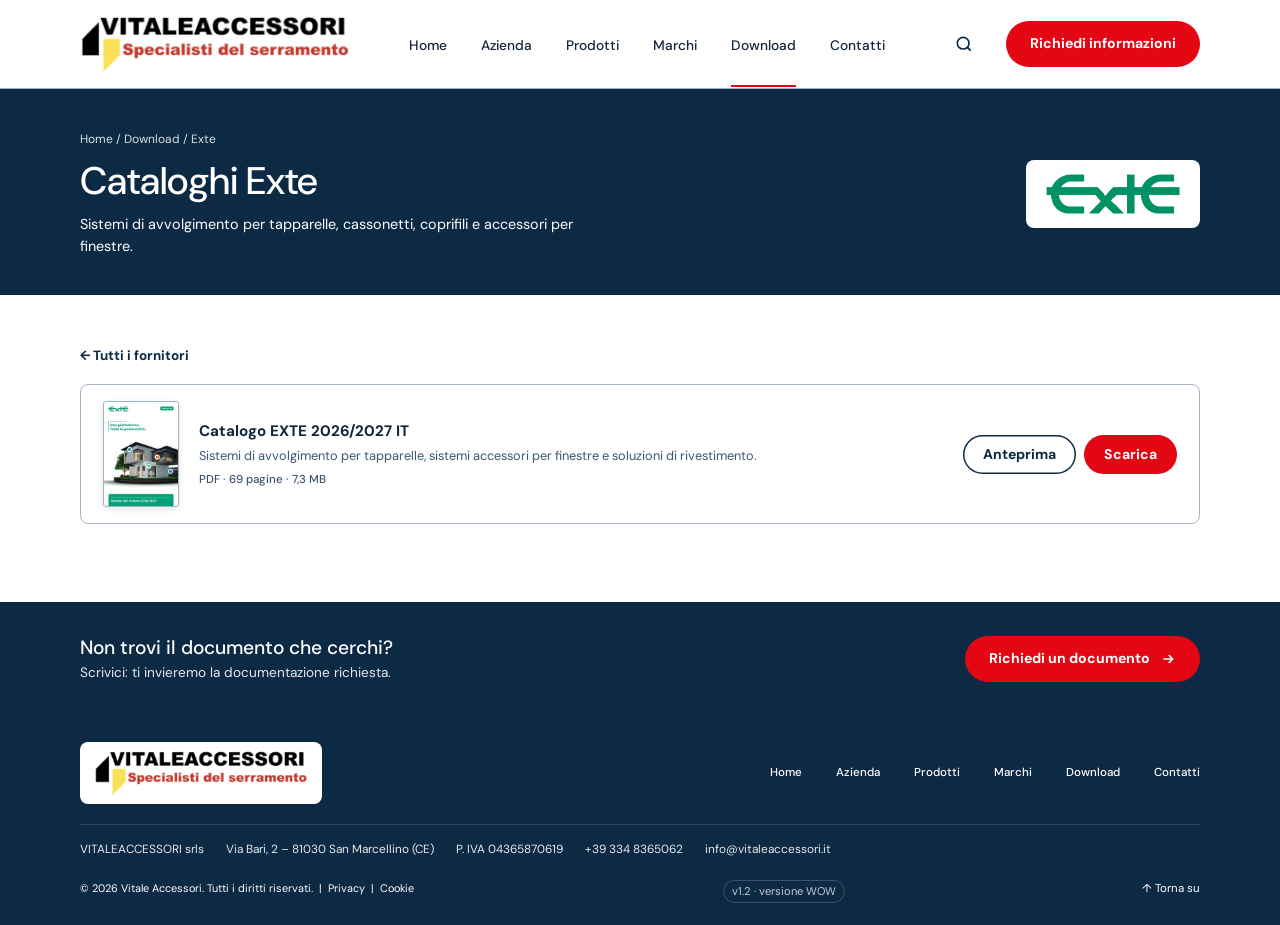
<file: download-exte.html>
<!doctype html>
<html lang="it">
<head>
<meta charset="utf-8">
<meta name="viewport" content="width=device-width, initial-scale=1">
<meta name="description" content="Cataloghi e documentazione Exte da vedere e scaricare: sistemi di avvolgimento per tapparelle, cassonetti, coprifili e accessori per finestre.">
<meta name="theme-color" content="#0d2a45">
<title>Cataloghi Exte | Vitale Accessori</title>
<link rel="preconnect" href="https://fonts.googleapis.com">
<link rel="preconnect" href="https://fonts.gstatic.com" crossorigin>
<link href="https://fonts.googleapis.com/css2?family=DM+Sans:wght@400;500;700&display=swap" rel="stylesheet">
<link rel="stylesheet" href="assets/css/style.css">
<link rel="stylesheet" href="assets/css/tema.css">
</head>
<body>
<a class="skip-link" href="#contenuto">Vai al contenuto</a>
<header class="site-header">
  <div class="container nav-wrap">
    <a class="brand" href="index.html" aria-label="Vitale Accessori, homepage"><img class="logo" src="assets/img/logo-vitale.png" alt="" width="568" height="122"></a>
    <button class="menu-toggle" aria-label="Apri il menu" aria-expanded="false" aria-controls="main-nav">☰</button>
    <nav id="main-nav" class="main-nav" aria-label="Navigazione principale">
      <a href="index.html">Home</a><a href="azienda.html">Azienda</a><a href="prodotti.html">Prodotti</a><a href="index.html#marchi">Marchi</a><a href="download.html" class="active" aria-current="page">Download</a><a href="index.html#contatti">Contatti</a>
    </nav>
    <div class="nav-tools">
      <button type="button" class="search-btn" aria-label="Cerca nel sito" title="Cerca nel sito (tasto /)"><svg viewBox="0 0 24 24" fill="none" stroke="currentColor" stroke-width="2" aria-hidden="true"><circle cx="11" cy="11" r="7"/><path d="m20 20-4-4"/></svg></button>
      <a class="btn btn-red header-cta" href="index.html#contatti">Richiedi informazioni</a>
    </div>
  </div>
</header>
<main id="contenuto">
  <section class="page-head">
    <div class="container sup-head">
      <div>
        <nav class="crumbs" aria-label="Percorso"><a href="index.html">Home</a> / <a href="download.html">Download</a> / Exte</nav>
        <h1>Cataloghi Exte</h1>
        <p>Sistemi di avvolgimento per tapparelle, cassonetti, coprifili e accessori per finestre.</p>
      </div>
      <span class="sup-badge"><img src="assets/img/logo-exte.png" alt="Exte" width="261" height="83" style="height:44px"></span>
    </div>
  </section>
  <section class="section">
    <div class="container">
      <a class="back" href="download.html">&larr; Tutti i fornitori</a>
      <section class="brand-block" id="exte" data-brand="exte">
      <ul class="doc-list">
        <!-- Per aggiungere un documento: salva il PDF in assets/docs/ e la sua copertina in assets/img/, poi copia una riga <li class="doc">…</li> qui sotto e cambia nome del file, copertina, titolo, descrizione, pagine e peso. -->
        <li class="doc"><a class="cover" href="assets/docs/Catalogo%20EXTE%202026-2027%20IT.pdf" target="_blank" rel="noopener" aria-label="Anteprima di Catalogo EXTE 2026/2027 IT"><img src="assets/img/cover-exte-2026-2027.jpg" alt="" width="220" height="312" loading="lazy"></a><div class="doc-info"><h3>Catalogo EXTE 2026/2027 IT</h3><p>Sistemi di avvolgimento per tapparelle, sistemi accessori per finestre e soluzioni di rivestimento.</p><span class="meta">PDF &middot; 69 pagine &middot; 7,3 MB</span></div><div class="doc-actions"><a class="btn btn-line btn-sm" href="assets/docs/Catalogo%20EXTE%202026-2027%20IT.pdf" target="_blank" rel="noopener">Anteprima</a><a class="btn btn-red btn-sm" href="assets/docs/Catalogo%20EXTE%202026-2027%20IT.pdf" download="Catalogo EXTE 2026-2027 IT.pdf">Scarica</a></div></li>
      </ul>
    </section>
    </div>
  </section>
  <section class="cta-band">
    <div class="container">
      <div><h2>Non trovi il documento che cerchi?</h2><p>Scrivici: ti invieremo la documentazione richiesta.</p></div>
      <a class="btn btn-red" href="mailto:info@vitaleaccessori.it?subject=Richiesta%20documento">Richiedi un documento <svg viewBox="0 0 24 24" fill="none" stroke="currentColor" stroke-width="2.5"><path d="M5 12h14m-6-6 6 6-6 6"/></svg></a>
    </div>
  </section>
</main>
<footer class="site-footer">
  <div class="container footer-main">
    <a class="brand" href="index.html" aria-label="Vitale Accessori, torna all'inizio"><img class="logo" src="assets/img/logo-vitale.png" alt="" width="568" height="122"></a>
    <nav aria-label="Navigazione footer"><a href="index.html">Home</a><a href="azienda.html">Azienda</a><a href="prodotti.html">Prodotti</a><a href="index.html#marchi">Marchi</a><a href="download.html">Download</a><a href="index.html#contatti">Contatti</a></nav>
    <a class="wa-btn" href="https://wa.me/393348365062?text=Buongiorno%2C%20vorrei%20avere%20informazioni%20sui%20vostri%20prodotti." target="_blank" rel="noopener"><svg viewBox="0 0 24 24" fill="currentColor" aria-hidden="true"><path d="M17.472 14.382c-.297-.149-1.758-.867-2.03-.967-.273-.099-.471-.148-.67.15-.197.297-.767.966-.94 1.164-.173.199-.347.223-.644.075-.297-.15-1.255-.463-2.39-1.475-.883-.788-1.48-1.761-1.653-2.059-.173-.297-.018-.458.13-.606.134-.133.298-.347.446-.52.149-.174.198-.298.298-.497.099-.198.05-.371-.025-.52-.075-.149-.669-1.612-.916-2.207-.242-.579-.487-.5-.669-.51-.173-.008-.371-.01-.57-.01-.198 0-.52.074-.792.372-.272.297-1.04 1.016-1.04 2.479 0 1.462 1.065 2.875 1.213 3.074.149.198 2.096 3.2 5.077 4.487.709.306 1.262.489 1.694.625.712.227 1.36.195 1.871.118.571-.085 1.758-.719 2.006-1.413.248-.694.248-1.289.173-1.413-.074-.124-.272-.198-.57-.347m-5.421 7.403h-.004a9.87 9.87 0 01-5.031-1.378l-.361-.214-3.741.982.998-3.648-.235-.374a9.86 9.86 0 01-1.51-5.26c.001-5.45 4.436-9.884 9.888-9.884 2.64 0 5.122 1.03 6.988 2.898a9.825 9.825 0 012.893 6.994c-.003 5.45-4.437 9.884-9.885 9.884m8.413-18.297A11.815 11.815 0 0012.05 0C5.495 0 .16 5.335.157 11.892c0 2.096.547 4.142 1.588 5.945L.057 24l6.305-1.654a11.882 11.882 0 005.683 1.448h.005c6.554 0 11.89-5.335 11.893-11.893a11.821 11.821 0 00-3.48-8.413Z"/></svg>Scrivici su WhatsApp</a>
  </div>
  <div class="container footer-legal"><span>VITALEACCESSORI srls</span><span>Via Bari, 2 &ndash; 81030 San Marcellino (CE)</span><span>P. IVA 04365870619</span><span><a href="tel:+393348365062">+39 334 8365062</a></span><span><a href="mailto:info@vitaleaccessori.it">info@vitaleaccessori.it</a></span></div>
  <div class="container footer-bottom"><span>© <span id="year"></span> Vitale Accessori. Tutti i diritti riservati. &nbsp;|&nbsp; Privacy &nbsp;|&nbsp; Cookie</span><span class="ver" title="Versione del sito">v1.2 &middot; versione WOW</span><a href="index.html">↑ Torna su</a></div>
</footer>
<script src="assets/js/main.js"></script>
<script src="assets/js/cerca.js"></script>
</body>
</html>
</file>
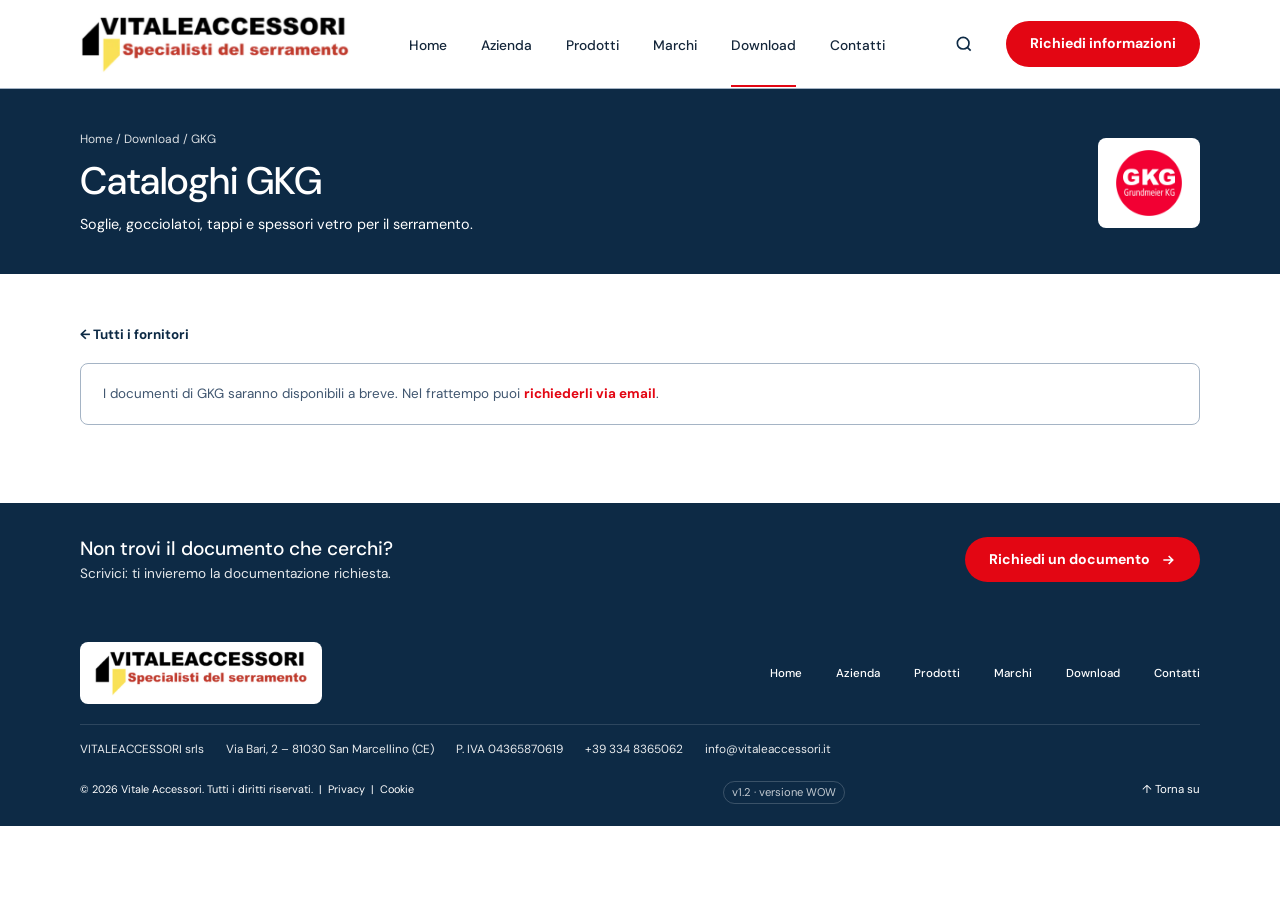
<file: download-gkg.html>
<!doctype html>
<html lang="it">
<head>
<meta charset="utf-8">
<meta name="viewport" content="width=device-width, initial-scale=1">
<meta name="description" content="Cataloghi e documentazione GKG da vedere e scaricare: soglie, gocciolatoi, tappi e spessori vetro per il serramento.">
<meta name="theme-color" content="#0d2a45">
<title>Cataloghi GKG | Vitale Accessori</title>
<link rel="preconnect" href="https://fonts.googleapis.com">
<link rel="preconnect" href="https://fonts.gstatic.com" crossorigin>
<link href="https://fonts.googleapis.com/css2?family=DM+Sans:wght@400;500;700&display=swap" rel="stylesheet">
<link rel="stylesheet" href="assets/css/style.css">
<link rel="stylesheet" href="assets/css/tema.css">
</head>
<body>
<a class="skip-link" href="#contenuto">Vai al contenuto</a>
<header class="site-header">
  <div class="container nav-wrap">
    <a class="brand" href="index.html" aria-label="Vitale Accessori, homepage"><img class="logo" src="assets/img/logo-vitale.png" alt="" width="568" height="122"></a>
    <button class="menu-toggle" aria-label="Apri il menu" aria-expanded="false" aria-controls="main-nav">☰</button>
    <nav id="main-nav" class="main-nav" aria-label="Navigazione principale">
      <a href="index.html">Home</a><a href="azienda.html">Azienda</a><a href="prodotti.html">Prodotti</a><a href="index.html#marchi">Marchi</a><a href="download.html" class="active" aria-current="page">Download</a><a href="index.html#contatti">Contatti</a>
    </nav>
    <div class="nav-tools">
      <button type="button" class="search-btn" aria-label="Cerca nel sito" title="Cerca nel sito (tasto /)"><svg viewBox="0 0 24 24" fill="none" stroke="currentColor" stroke-width="2" aria-hidden="true"><circle cx="11" cy="11" r="7"/><path d="m20 20-4-4"/></svg></button>
      <a class="btn btn-red header-cta" href="index.html#contatti">Richiedi informazioni</a>
    </div>
  </div>
</header>
<main id="contenuto">
  <section class="page-head">
    <div class="container sup-head">
      <div>
        <nav class="crumbs" aria-label="Percorso"><a href="index.html">Home</a> / <a href="download.html">Download</a> / GKG</nav>
        <h1>Cataloghi GKG</h1>
        <p>Soglie, gocciolatoi, tappi e spessori vetro per il serramento.</p>
      </div>
      <span class="sup-badge"><img class="no-blend" src="assets/img/logo-gkg.png" alt="GKG" width="480" height="480" style="height:66px"></span>
    </div>
  </section>
  <section class="section">
    <div class="container">
      <a class="back" href="download.html">&larr; Tutti i fornitori</a>
      <section class="brand-block" id="gkg" data-brand="gkg">
      <!-- Quando arrivano i cataloghi GKG: aggiungere qui <ul class="doc-list"> con le righe <li class="doc">, come nelle pagine Exte e Weiss, e togliere il paragrafo qui sotto. -->
      <p class="empty">I documenti di GKG saranno disponibili a breve. Nel frattempo puoi <a href="mailto:info@vitaleaccessori.it?subject=Richiesta%20documento" style="color:var(--red);font-weight:700">richiederli via email</a>.</p>
    </section>
    </div>
  </section>
  <section class="cta-band">
    <div class="container">
      <div><h2>Non trovi il documento che cerchi?</h2><p>Scrivici: ti invieremo la documentazione richiesta.</p></div>
      <a class="btn btn-red" href="mailto:info@vitaleaccessori.it?subject=Richiesta%20documento">Richiedi un documento <svg viewBox="0 0 24 24" fill="none" stroke="currentColor" stroke-width="2.5"><path d="M5 12h14m-6-6 6 6-6 6"/></svg></a>
    </div>
  </section>
</main>
<footer class="site-footer">
  <div class="container footer-main">
    <a class="brand" href="index.html" aria-label="Vitale Accessori, torna all'inizio"><img class="logo" src="assets/img/logo-vitale.png" alt="" width="568" height="122"></a>
    <nav aria-label="Navigazione footer"><a href="index.html">Home</a><a href="azienda.html">Azienda</a><a href="prodotti.html">Prodotti</a><a href="index.html#marchi">Marchi</a><a href="download.html">Download</a><a href="index.html#contatti">Contatti</a></nav>
    <a class="wa-btn" href="https://wa.me/393348365062?text=Buongiorno%2C%20vorrei%20avere%20informazioni%20sui%20vostri%20prodotti." target="_blank" rel="noopener"><svg viewBox="0 0 24 24" fill="currentColor" aria-hidden="true"><path d="M17.472 14.382c-.297-.149-1.758-.867-2.03-.967-.273-.099-.471-.148-.67.15-.197.297-.767.966-.94 1.164-.173.199-.347.223-.644.075-.297-.15-1.255-.463-2.39-1.475-.883-.788-1.48-1.761-1.653-2.059-.173-.297-.018-.458.13-.606.134-.133.298-.347.446-.52.149-.174.198-.298.298-.497.099-.198.05-.371-.025-.52-.075-.149-.669-1.612-.916-2.207-.242-.579-.487-.5-.669-.51-.173-.008-.371-.01-.57-.01-.198 0-.52.074-.792.372-.272.297-1.04 1.016-1.04 2.479 0 1.462 1.065 2.875 1.213 3.074.149.198 2.096 3.2 5.077 4.487.709.306 1.262.489 1.694.625.712.227 1.36.195 1.871.118.571-.085 1.758-.719 2.006-1.413.248-.694.248-1.289.173-1.413-.074-.124-.272-.198-.57-.347m-5.421 7.403h-.004a9.87 9.87 0 01-5.031-1.378l-.361-.214-3.741.982.998-3.648-.235-.374a9.86 9.86 0 01-1.51-5.26c.001-5.45 4.436-9.884 9.888-9.884 2.64 0 5.122 1.03 6.988 2.898a9.825 9.825 0 012.893 6.994c-.003 5.45-4.437 9.884-9.885 9.884m8.413-18.297A11.815 11.815 0 0012.05 0C5.495 0 .16 5.335.157 11.892c0 2.096.547 4.142 1.588 5.945L.057 24l6.305-1.654a11.882 11.882 0 005.683 1.448h.005c6.554 0 11.89-5.335 11.893-11.893a11.821 11.821 0 00-3.48-8.413Z"/></svg>Scrivici su WhatsApp</a>
  </div>
  <div class="container footer-legal"><span>VITALEACCESSORI srls</span><span>Via Bari, 2 &ndash; 81030 San Marcellino (CE)</span><span>P. IVA 04365870619</span><span><a href="tel:+393348365062">+39 334 8365062</a></span><span><a href="mailto:info@vitaleaccessori.it">info@vitaleaccessori.it</a></span></div>
  <div class="container footer-bottom"><span>© <span id="year"></span> Vitale Accessori. Tutti i diritti riservati. &nbsp;|&nbsp; Privacy &nbsp;|&nbsp; Cookie</span><span class="ver" title="Versione del sito">v1.2 &middot; versione WOW</span><a href="index.html">↑ Torna su</a></div>
</footer>
<script src="assets/js/main.js"></script>
<script src="assets/js/cerca.js"></script>
</body>
</html>
</file>
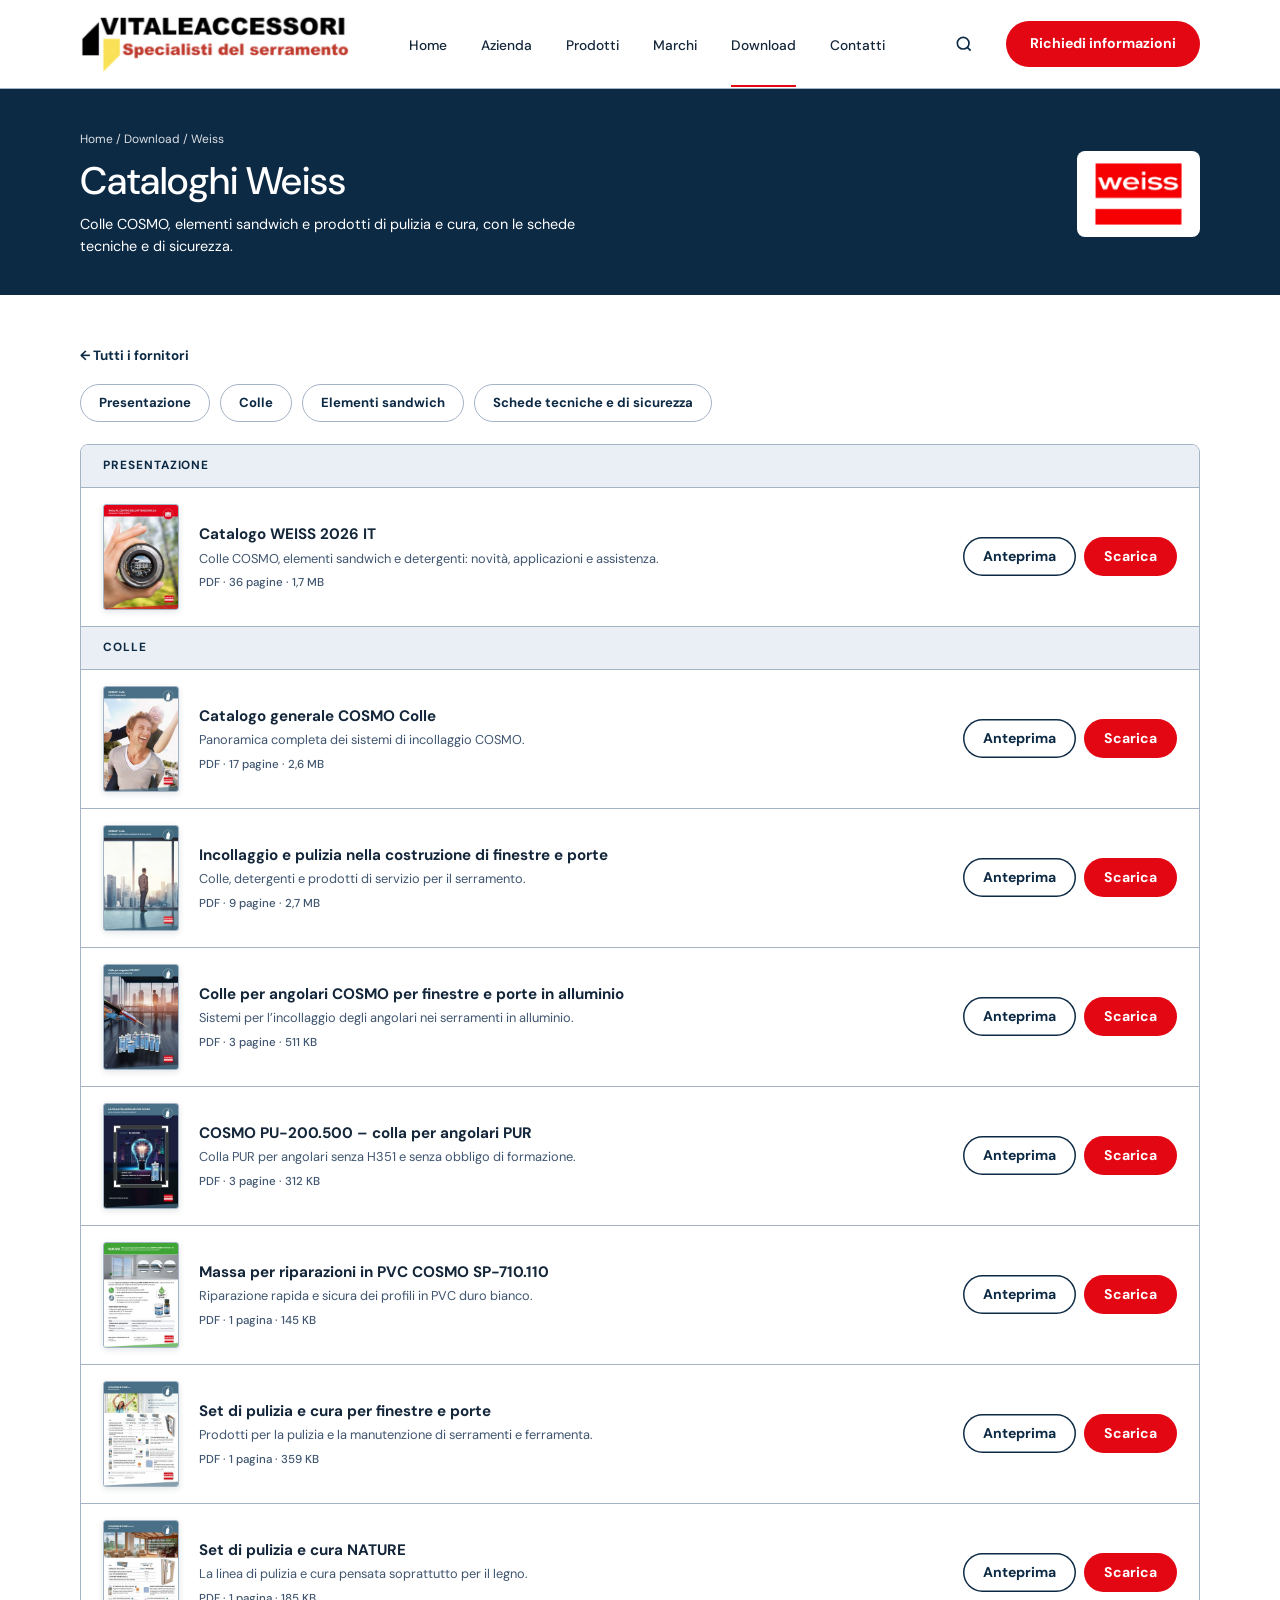
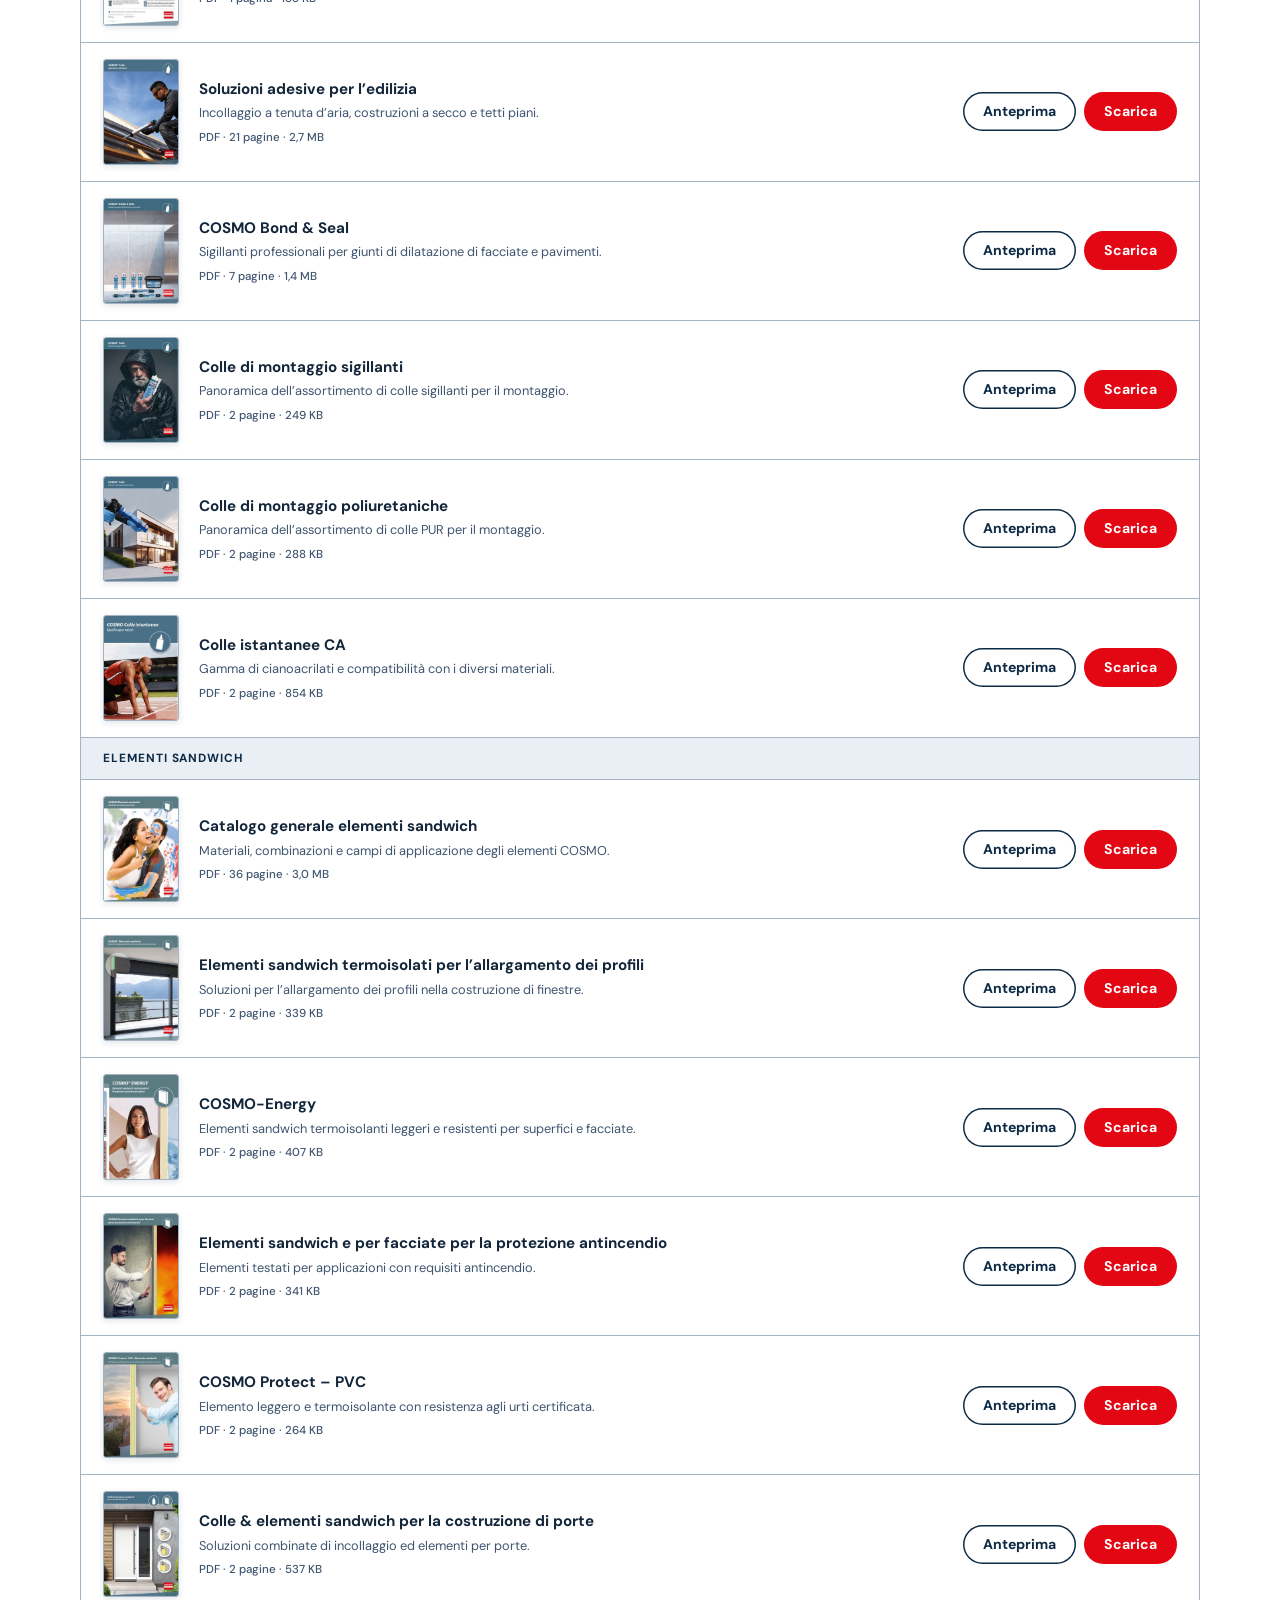
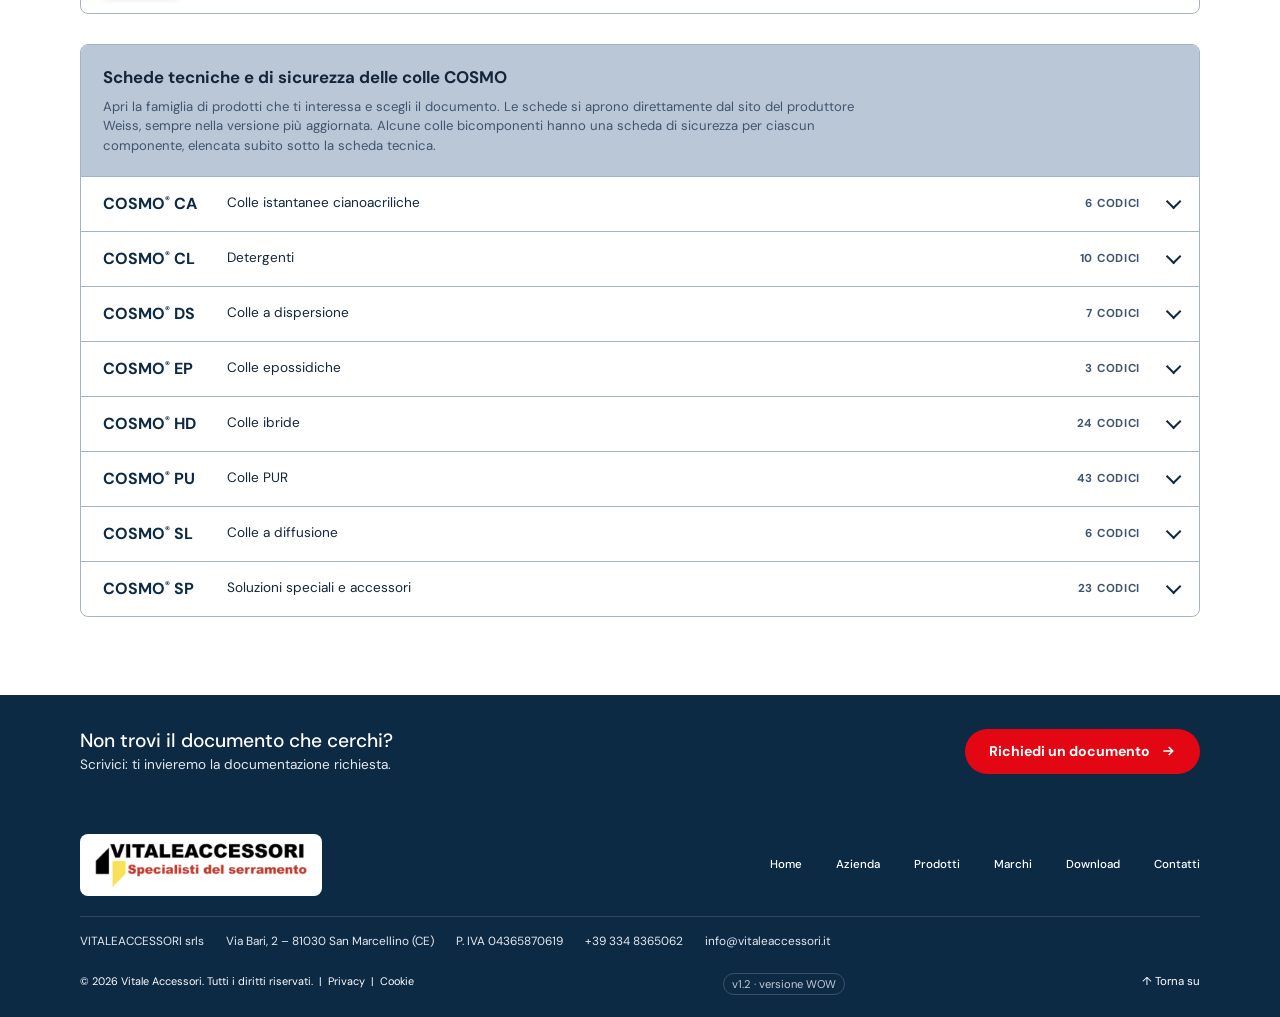
<file: download-weiss.html>
<!doctype html>
<html lang="it">
<head>
<meta charset="utf-8">
<meta name="viewport" content="width=device-width, initial-scale=1">
<meta name="description" content="Cataloghi e documentazione Weiss da vedere e scaricare: colle COSMO, elementi sandwich e prodotti di pulizia e cura.">
<meta name="theme-color" content="#0d2a45">
<title>Cataloghi Weiss | Vitale Accessori</title>
<link rel="preconnect" href="https://fonts.googleapis.com">
<link rel="preconnect" href="https://fonts.gstatic.com" crossorigin>
<link href="https://fonts.googleapis.com/css2?family=DM+Sans:wght@400;500;700&display=swap" rel="stylesheet">
<link rel="stylesheet" href="assets/css/style.css">
<link rel="stylesheet" href="assets/css/tema.css">
</head>
<body>
<a class="skip-link" href="#contenuto">Vai al contenuto</a>
<header class="site-header">
  <div class="container nav-wrap">
    <a class="brand" href="index.html" aria-label="Vitale Accessori, homepage"><img class="logo" src="assets/img/logo-vitale.png" alt="" width="568" height="122"></a>
    <button class="menu-toggle" aria-label="Apri il menu" aria-expanded="false" aria-controls="main-nav">☰</button>
    <nav id="main-nav" class="main-nav" aria-label="Navigazione principale">
      <a href="index.html">Home</a><a href="azienda.html">Azienda</a><a href="prodotti.html">Prodotti</a><a href="index.html#marchi">Marchi</a><a href="download.html" class="active" aria-current="page">Download</a><a href="index.html#contatti">Contatti</a>
    </nav>
    <div class="nav-tools">
      <button type="button" class="search-btn" aria-label="Cerca nel sito" title="Cerca nel sito (tasto /)"><svg viewBox="0 0 24 24" fill="none" stroke="currentColor" stroke-width="2" aria-hidden="true"><circle cx="11" cy="11" r="7"/><path d="m20 20-4-4"/></svg></button>
      <a class="btn btn-red header-cta" href="index.html#contatti">Richiedi informazioni</a>
    </div>
  </div>
</header>
<main id="contenuto">
  <section class="page-head">
    <div class="container sup-head">
      <div>
        <nav class="crumbs" aria-label="Percorso"><a href="index.html">Home</a> / <a href="download.html">Download</a> / Weiss</nav>
        <h1>Cataloghi Weiss</h1>
        <p>Colle COSMO, elementi sandwich e prodotti di pulizia e cura, con le schede tecniche e di sicurezza.</p>
      </div>
      <span class="sup-badge"><img class="no-blend" src="assets/img/logo-weiss.png" alt="Weiss" width="197" height="140" style="height:62px"></span>
    </div>
  </section>
  <section class="section">
    <div class="container">
      <a class="back" href="download.html">&larr; Tutti i fornitori</a>
      <nav class="jump" aria-label="Sezioni"><a href="#presentazione">Presentazione</a><a href="#colle">Colle</a><a href="#elementi-sandwich">Elementi sandwich</a><a href="#schede-tecniche">Schede tecniche e di sicurezza</a></nav>
      <section class="brand-block" id="weiss" data-brand="weiss">
      <ul class="doc-list">
        <!-- Per aggiungere un documento: salva il PDF in assets/docs/ e la sua copertina in assets/img/, poi copia una riga <li class="doc">…</li> qui sotto e cambia nome del file, copertina, titolo, descrizione, pagine e peso. -->
        <li class="doc-group" id="presentazione">Presentazione</li>
        <li class="doc"><a class="cover" href="assets/docs/Catalogo%20WEISS%202026%20IT.pdf" target="_blank" rel="noopener" aria-label="Anteprima di Catalogo WEISS 2026 IT"><img src="assets/img/cover-weiss-2026.jpg" alt="" width="220" height="312" loading="lazy"></a><div class="doc-info"><h3>Catalogo WEISS 2026 IT</h3><p>Colle COSMO, elementi sandwich e detergenti: novit&agrave;, applicazioni e assistenza.</p><span class="meta">PDF &middot; 36 pagine &middot; 1,7 MB</span></div><div class="doc-actions"><a class="btn btn-line btn-sm" href="assets/docs/Catalogo%20WEISS%202026%20IT.pdf" target="_blank" rel="noopener">Anteprima</a><a class="btn btn-red btn-sm" href="assets/docs/Catalogo%20WEISS%202026%20IT.pdf" download="Catalogo WEISS 2026 IT.pdf">Scarica</a></div></li>
        <li class="doc-group" id="colle">Colle</li>
        <li class="doc"><a class="cover" href="assets/docs/WEISS%20Catalogo%20generale%20COSMO%20Colle%20IT.pdf" target="_blank" rel="noopener" aria-label="Anteprima di Catalogo generale COSMO Colle"><img src="assets/img/cover-weiss-colle-generale.jpg" alt="" width="220" height="312" loading="lazy"></a><div class="doc-info"><h3>Catalogo generale COSMO Colle</h3><p>Panoramica completa dei sistemi di incollaggio COSMO.</p><span class="meta">PDF &middot; 17 pagine &middot; 2,6 MB</span></div><div class="doc-actions"><a class="btn btn-line btn-sm" href="assets/docs/WEISS%20Catalogo%20generale%20COSMO%20Colle%20IT.pdf" target="_blank" rel="noopener">Anteprima</a><a class="btn btn-red btn-sm" href="assets/docs/WEISS%20Catalogo%20generale%20COSMO%20Colle%20IT.pdf" download="WEISS Catalogo generale COSMO Colle IT.pdf">Scarica</a></div></li>
        <li class="doc"><a class="cover" href="assets/docs/WEISS%20Incollaggio%20e%20pulizia%20finestre%20e%20porte%20IT.pdf" target="_blank" rel="noopener" aria-label="Anteprima di Incollaggio e pulizia nella costruzione di finestre e porte"><img src="assets/img/cover-weiss-finestre-porte.jpg" alt="" width="220" height="312" loading="lazy"></a><div class="doc-info"><h3>Incollaggio e pulizia nella costruzione di finestre e porte</h3><p>Colle, detergenti e prodotti di servizio per il serramento.</p><span class="meta">PDF &middot; 9 pagine &middot; 2,7 MB</span></div><div class="doc-actions"><a class="btn btn-line btn-sm" href="assets/docs/WEISS%20Incollaggio%20e%20pulizia%20finestre%20e%20porte%20IT.pdf" target="_blank" rel="noopener">Anteprima</a><a class="btn btn-red btn-sm" href="assets/docs/WEISS%20Incollaggio%20e%20pulizia%20finestre%20e%20porte%20IT.pdf" download="WEISS Incollaggio e pulizia finestre e porte IT.pdf">Scarica</a></div></li>
        <li class="doc"><a class="cover" href="assets/docs/WEISS%20Colle%20per%20angolari%20alluminio%20IT.pdf" target="_blank" rel="noopener" aria-label="Anteprima di Colle per angolari COSMO per finestre e porte in alluminio"><img src="assets/img/cover-weiss-angolari.jpg" alt="" width="220" height="312" loading="lazy"></a><div class="doc-info"><h3>Colle per angolari COSMO per finestre e porte in alluminio</h3><p>Sistemi per l’incollaggio degli angolari nei serramenti in alluminio.</p><span class="meta">PDF &middot; 3 pagine &middot; 511 KB</span></div><div class="doc-actions"><a class="btn btn-line btn-sm" href="assets/docs/WEISS%20Colle%20per%20angolari%20alluminio%20IT.pdf" target="_blank" rel="noopener">Anteprima</a><a class="btn btn-red btn-sm" href="assets/docs/WEISS%20Colle%20per%20angolari%20alluminio%20IT.pdf" download="WEISS Colle per angolari alluminio IT.pdf">Scarica</a></div></li>
        <li class="doc"><a class="cover" href="assets/docs/WEISS%20COSMO%20PU-200.500%20colla%20per%20angolari%20IT.pdf" target="_blank" rel="noopener" aria-label="Anteprima di COSMO PU-200.500 – colla per angolari PUR"><img src="assets/img/cover-weiss-pu-200-500.jpg" alt="" width="220" height="312" loading="lazy"></a><div class="doc-info"><h3>COSMO PU-200.500 – colla per angolari PUR</h3><p>Colla PUR per angolari senza H351 e senza obbligo di formazione.</p><span class="meta">PDF &middot; 3 pagine &middot; 312 KB</span></div><div class="doc-actions"><a class="btn btn-line btn-sm" href="assets/docs/WEISS%20COSMO%20PU-200.500%20colla%20per%20angolari%20IT.pdf" target="_blank" rel="noopener">Anteprima</a><a class="btn btn-red btn-sm" href="assets/docs/WEISS%20COSMO%20PU-200.500%20colla%20per%20angolari%20IT.pdf" download="WEISS COSMO PU-200.500 colla per angolari IT.pdf">Scarica</a></div></li>
        <li class="doc"><a class="cover" href="assets/docs/WEISS%20Massa%20per%20riparazioni%20PVC%20SP-710.110%20IT.pdf" target="_blank" rel="noopener" aria-label="Anteprima di Massa per riparazioni in PVC COSMO SP-710.110"><img src="assets/img/cover-weiss-riparazione-pvc.jpg" alt="" width="220" height="312" loading="lazy"></a><div class="doc-info"><h3>Massa per riparazioni in PVC COSMO SP-710.110</h3><p>Riparazione rapida e sicura dei profili in PVC duro bianco.</p><span class="meta">PDF &middot; 1 pagina &middot; 145 KB</span></div><div class="doc-actions"><a class="btn btn-line btn-sm" href="assets/docs/WEISS%20Massa%20per%20riparazioni%20PVC%20SP-710.110%20IT.pdf" target="_blank" rel="noopener">Anteprima</a><a class="btn btn-red btn-sm" href="assets/docs/WEISS%20Massa%20per%20riparazioni%20PVC%20SP-710.110%20IT.pdf" download="WEISS Massa per riparazioni PVC SP-710.110 IT.pdf">Scarica</a></div></li>
        <li class="doc"><a class="cover" href="assets/docs/WEISS%20Set%20di%20pulizia%20e%20cura%20IT.pdf" target="_blank" rel="noopener" aria-label="Anteprima di Set di pulizia e cura per finestre e porte"><img src="assets/img/cover-weiss-cleaning-care.jpg" alt="" width="220" height="312" loading="lazy"></a><div class="doc-info"><h3>Set di pulizia e cura per finestre e porte</h3><p>Prodotti per la pulizia e la manutenzione di serramenti e ferramenta.</p><span class="meta">PDF &middot; 1 pagina &middot; 359 KB</span></div><div class="doc-actions"><a class="btn btn-line btn-sm" href="assets/docs/WEISS%20Set%20di%20pulizia%20e%20cura%20IT.pdf" target="_blank" rel="noopener">Anteprima</a><a class="btn btn-red btn-sm" href="assets/docs/WEISS%20Set%20di%20pulizia%20e%20cura%20IT.pdf" download="WEISS Set di pulizia e cura IT.pdf">Scarica</a></div></li>
        <li class="doc"><a class="cover" href="assets/docs/WEISS%20Set%20di%20pulizia%20e%20cura%20NATURE%20IT.pdf" target="_blank" rel="noopener" aria-label="Anteprima di Set di pulizia e cura NATURE"><img src="assets/img/cover-weiss-cleaning-nature.jpg" alt="" width="220" height="312" loading="lazy"></a><div class="doc-info"><h3>Set di pulizia e cura NATURE</h3><p>La linea di pulizia e cura pensata soprattutto per il legno.</p><span class="meta">PDF &middot; 1 pagina &middot; 185 KB</span></div><div class="doc-actions"><a class="btn btn-line btn-sm" href="assets/docs/WEISS%20Set%20di%20pulizia%20e%20cura%20NATURE%20IT.pdf" target="_blank" rel="noopener">Anteprima</a><a class="btn btn-red btn-sm" href="assets/docs/WEISS%20Set%20di%20pulizia%20e%20cura%20NATURE%20IT.pdf" download="WEISS Set di pulizia e cura NATURE IT.pdf">Scarica</a></div></li>
        <li class="doc"><a class="cover" href="assets/docs/WEISS%20Soluzioni%20adesive%20per%20edilizia%20IT.pdf" target="_blank" rel="noopener" aria-label="Anteprima di Soluzioni adesive per l’edilizia"><img src="assets/img/cover-weiss-edilizia.jpg" alt="" width="220" height="312" loading="lazy"></a><div class="doc-info"><h3>Soluzioni adesive per l’edilizia</h3><p>Incollaggio a tenuta d’aria, costruzioni a secco e tetti piani.</p><span class="meta">PDF &middot; 21 pagine &middot; 2,7 MB</span></div><div class="doc-actions"><a class="btn btn-line btn-sm" href="assets/docs/WEISS%20Soluzioni%20adesive%20per%20edilizia%20IT.pdf" target="_blank" rel="noopener">Anteprima</a><a class="btn btn-red btn-sm" href="assets/docs/WEISS%20Soluzioni%20adesive%20per%20edilizia%20IT.pdf" download="WEISS Soluzioni adesive per edilizia IT.pdf">Scarica</a></div></li>
        <li class="doc"><a class="cover" href="assets/docs/WEISS%20COSMO%20Bond%20and%20Seal%20IT.pdf" target="_blank" rel="noopener" aria-label="Anteprima di COSMO Bond &amp; Seal"><img src="assets/img/cover-weiss-bond-seal.jpg" alt="" width="220" height="312" loading="lazy"></a><div class="doc-info"><h3>COSMO Bond &amp; Seal</h3><p>Sigillanti professionali per giunti di dilatazione di facciate e pavimenti.</p><span class="meta">PDF &middot; 7 pagine &middot; 1,4 MB</span></div><div class="doc-actions"><a class="btn btn-line btn-sm" href="assets/docs/WEISS%20COSMO%20Bond%20and%20Seal%20IT.pdf" target="_blank" rel="noopener">Anteprima</a><a class="btn btn-red btn-sm" href="assets/docs/WEISS%20COSMO%20Bond%20and%20Seal%20IT.pdf" download="WEISS COSMO Bond and Seal IT.pdf">Scarica</a></div></li>
        <li class="doc"><a class="cover" href="assets/docs/WEISS%20Colle%20di%20montaggio%20sigillanti%20IT.pdf" target="_blank" rel="noopener" aria-label="Anteprima di Colle di montaggio sigillanti"><img src="assets/img/cover-weiss-montaggio-sigillanti.jpg" alt="" width="220" height="311" loading="lazy"></a><div class="doc-info"><h3>Colle di montaggio sigillanti</h3><p>Panoramica dell’assortimento di colle sigillanti per il montaggio.</p><span class="meta">PDF &middot; 2 pagine &middot; 249 KB</span></div><div class="doc-actions"><a class="btn btn-line btn-sm" href="assets/docs/WEISS%20Colle%20di%20montaggio%20sigillanti%20IT.pdf" target="_blank" rel="noopener">Anteprima</a><a class="btn btn-red btn-sm" href="assets/docs/WEISS%20Colle%20di%20montaggio%20sigillanti%20IT.pdf" download="WEISS Colle di montaggio sigillanti IT.pdf">Scarica</a></div></li>
        <li class="doc"><a class="cover" href="assets/docs/WEISS%20Colle%20di%20montaggio%20poliuretaniche%20IT.pdf" target="_blank" rel="noopener" aria-label="Anteprima di Colle di montaggio poliuretaniche"><img src="assets/img/cover-weiss-montaggio-pur.jpg" alt="" width="220" height="311" loading="lazy"></a><div class="doc-info"><h3>Colle di montaggio poliuretaniche</h3><p>Panoramica dell’assortimento di colle PUR per il montaggio.</p><span class="meta">PDF &middot; 2 pagine &middot; 288 KB</span></div><div class="doc-actions"><a class="btn btn-line btn-sm" href="assets/docs/WEISS%20Colle%20di%20montaggio%20poliuretaniche%20IT.pdf" target="_blank" rel="noopener">Anteprima</a><a class="btn btn-red btn-sm" href="assets/docs/WEISS%20Colle%20di%20montaggio%20poliuretaniche%20IT.pdf" download="WEISS Colle di montaggio poliuretaniche IT.pdf">Scarica</a></div></li>
        <li class="doc"><a class="cover" href="assets/docs/WEISS%20Colle%20istantanee%20CA%20IT.pdf" target="_blank" rel="noopener" aria-label="Anteprima di Colle istantanee CA"><img src="assets/img/cover-weiss-istantanee.jpg" alt="" width="191" height="400" loading="lazy"></a><div class="doc-info"><h3>Colle istantanee CA</h3><p>Gamma di cianoacrilati e compatibilità con i diversi materiali.</p><span class="meta">PDF &middot; 2 pagine &middot; 854 KB</span></div><div class="doc-actions"><a class="btn btn-line btn-sm" href="assets/docs/WEISS%20Colle%20istantanee%20CA%20IT.pdf" target="_blank" rel="noopener">Anteprima</a><a class="btn btn-red btn-sm" href="assets/docs/WEISS%20Colle%20istantanee%20CA%20IT.pdf" download="WEISS Colle istantanee CA IT.pdf">Scarica</a></div></li>
        <li class="doc-group" id="elementi-sandwich">Elementi sandwich</li>
        <li class="doc"><a class="cover" href="assets/docs/WEISS%20Catalogo%20generale%20elementi%20sandwich%20IT.pdf" target="_blank" rel="noopener" aria-label="Anteprima di Catalogo generale elementi sandwich"><img src="assets/img/cover-weiss-sandwich-generale.jpg" alt="" width="220" height="312" loading="lazy"></a><div class="doc-info"><h3>Catalogo generale elementi sandwich</h3><p>Materiali, combinazioni e campi di applicazione degli elementi COSMO.</p><span class="meta">PDF &middot; 36 pagine &middot; 3,0 MB</span></div><div class="doc-actions"><a class="btn btn-line btn-sm" href="assets/docs/WEISS%20Catalogo%20generale%20elementi%20sandwich%20IT.pdf" target="_blank" rel="noopener">Anteprima</a><a class="btn btn-red btn-sm" href="assets/docs/WEISS%20Catalogo%20generale%20elementi%20sandwich%20IT.pdf" download="WEISS Catalogo generale elementi sandwich IT.pdf">Scarica</a></div></li>
        <li class="doc"><a class="cover" href="assets/docs/WEISS%20Elementi%20sandwich%20per%20allargamento%20profili%20IT.pdf" target="_blank" rel="noopener" aria-label="Anteprima di Elementi sandwich termoisolati per l’allargamento dei profili"><img src="assets/img/cover-weiss-allargamento.jpg" alt="" width="220" height="311" loading="lazy"></a><div class="doc-info"><h3>Elementi sandwich termoisolati per l’allargamento dei profili</h3><p>Soluzioni per l’allargamento dei profili nella costruzione di finestre.</p><span class="meta">PDF &middot; 2 pagine &middot; 339 KB</span></div><div class="doc-actions"><a class="btn btn-line btn-sm" href="assets/docs/WEISS%20Elementi%20sandwich%20per%20allargamento%20profili%20IT.pdf" target="_blank" rel="noopener">Anteprima</a><a class="btn btn-red btn-sm" href="assets/docs/WEISS%20Elementi%20sandwich%20per%20allargamento%20profili%20IT.pdf" download="WEISS Elementi sandwich per allargamento profili IT.pdf">Scarica</a></div></li>
        <li class="doc"><a class="cover" href="assets/docs/WEISS%20COSMO-Energy%20IT.pdf" target="_blank" rel="noopener" aria-label="Anteprima di COSMO-Energy"><img src="assets/img/cover-weiss-energy.jpg" alt="" width="204" height="400" loading="lazy"></a><div class="doc-info"><h3>COSMO-Energy</h3><p>Elementi sandwich termoisolanti leggeri e resistenti per superfici e facciate.</p><span class="meta">PDF &middot; 2 pagine &middot; 407 KB</span></div><div class="doc-actions"><a class="btn btn-line btn-sm" href="assets/docs/WEISS%20COSMO-Energy%20IT.pdf" target="_blank" rel="noopener">Anteprima</a><a class="btn btn-red btn-sm" href="assets/docs/WEISS%20COSMO-Energy%20IT.pdf" download="WEISS COSMO-Energy IT.pdf">Scarica</a></div></li>
        <li class="doc"><a class="cover" href="assets/docs/WEISS%20Elementi%20sandwich%20protezione%20antincendio%20IT.pdf" target="_blank" rel="noopener" aria-label="Anteprima di Elementi sandwich e per facciate per la protezione antincendio"><img src="assets/img/cover-weiss-antincendio.jpg" alt="" width="220" height="312" loading="lazy"></a><div class="doc-info"><h3>Elementi sandwich e per facciate per la protezione antincendio</h3><p>Elementi testati per applicazioni con requisiti antincendio.</p><span class="meta">PDF &middot; 2 pagine &middot; 341 KB</span></div><div class="doc-actions"><a class="btn btn-line btn-sm" href="assets/docs/WEISS%20Elementi%20sandwich%20protezione%20antincendio%20IT.pdf" target="_blank" rel="noopener">Anteprima</a><a class="btn btn-red btn-sm" href="assets/docs/WEISS%20Elementi%20sandwich%20protezione%20antincendio%20IT.pdf" download="WEISS Elementi sandwich protezione antincendio IT.pdf">Scarica</a></div></li>
        <li class="doc"><a class="cover" href="assets/docs/WEISS%20COSMO%20Protect%20PVC%20IT.pdf" target="_blank" rel="noopener" aria-label="Anteprima di COSMO Protect – PVC"><img src="assets/img/cover-weiss-protect-pvc.jpg" alt="" width="220" height="312" loading="lazy"></a><div class="doc-info"><h3>COSMO Protect – PVC</h3><p>Elemento leggero e termoisolante con resistenza agli urti certificata.</p><span class="meta">PDF &middot; 2 pagine &middot; 264 KB</span></div><div class="doc-actions"><a class="btn btn-line btn-sm" href="assets/docs/WEISS%20COSMO%20Protect%20PVC%20IT.pdf" target="_blank" rel="noopener">Anteprima</a><a class="btn btn-red btn-sm" href="assets/docs/WEISS%20COSMO%20Protect%20PVC%20IT.pdf" download="WEISS COSMO Protect PVC IT.pdf">Scarica</a></div></li>
        <li class="doc"><a class="cover" href="assets/docs/WEISS%20Colle%20ed%20elementi%20sandwich%20per%20porte%20IT.pdf" target="_blank" rel="noopener" aria-label="Anteprima di Colle &amp; elementi sandwich per la costruzione di porte"><img src="assets/img/cover-weiss-porte.jpg" alt="" width="220" height="312" loading="lazy"></a><div class="doc-info"><h3>Colle &amp; elementi sandwich per la costruzione di porte</h3><p>Soluzioni combinate di incollaggio ed elementi per porte.</p><span class="meta">PDF &middot; 2 pagine &middot; 537 KB</span></div><div class="doc-actions"><a class="btn btn-line btn-sm" href="assets/docs/WEISS%20Colle%20ed%20elementi%20sandwich%20per%20porte%20IT.pdf" target="_blank" rel="noopener">Anteprima</a><a class="btn btn-red btn-sm" href="assets/docs/WEISS%20Colle%20ed%20elementi%20sandwich%20per%20porte%20IT.pdf" download="WEISS Colle ed elementi sandwich per porte IT.pdf">Scarica</a></div></li>
      </ul>
    </section>
      <section class="brand-block sds" id="schede-tecniche" data-brand="weiss">
        <div class="sds-intro">
          <h2>Schede tecniche e di sicurezza delle colle COSMO</h2>
          <p>Apri la famiglia di prodotti che ti interessa e scegli il documento. Le schede si aprono direttamente dal sito del produttore Weiss, sempre nella versione pi&ugrave; aggiornata. Alcune colle bicomponenti hanno una scheda di sicurezza per ciascun componente, elencata subito sotto la scheda tecnica.</p>
        </div>
        <!-- Schede collegate ai PDF sul server Weiss (pagina di origine: https://www.weiss-chemie.com/it/colle/fogli-specifiche-tecniche/). Per togliere una famiglia, cancellare il suo blocco <details>. -->
        <details class="sds-fam" id="cosmo-ca">
          <summary><span class="sds-name">COSMO<sup>&reg;</sup> CA</span><span class="sds-sub">Colle istantanee cianoacriliche</span><span class="sds-n">6 codici</span></summary>
          <ul>
            <li class="sds-row"><span class="sds-code">COSMO<sup>&reg;</sup> CA-500.110</span><span class="sds-links"><a class="chip chip-sdt" href="https://www.weiss-chemie.com/fileadmin/downloads/tds/cosmo_ca/cosmo_ca_500/ca-500.110/tds_cosmo_ca_500_110_it.pdf" target="_blank" rel="noopener">Scheda tecnica</a><a class="chip chip-sds" href="https://www.weiss-chemie.com/fileadmin/downloads/sdb/cosmo_ca/cosmo_ca_500/ca-500.110/sdb_cosmo_ca_500_110_it.pdf" target="_blank" rel="noopener">Scheda di sicurezza</a></span></li>
            <li class="sds-row"><span class="sds-code">COSMO<sup>&reg;</sup> CA-500.120</span><span class="sds-links"><a class="chip chip-sdt" href="https://www.weiss-chemie.com/fileadmin/downloads/tds/cosmo_ca/cosmo_ca_500/ca-500.120/tds_cosmo_ca_500_120_it.pdf" target="_blank" rel="noopener">Scheda tecnica</a><a class="chip chip-sds" href="https://www.weiss-chemie.com/fileadmin/downloads/sdb/cosmo_ca/cosmo_ca_500/ca-500.120/sdb_cosmo_ca_500_120_it.pdf" target="_blank" rel="noopener">Scheda di sicurezza</a></span></li>
            <li class="sds-row"><span class="sds-code">COSMO<sup>&reg;</sup> CA-500.130</span><span class="sds-links"><a class="chip chip-sdt" href="https://www.weiss-chemie.com/fileadmin/downloads/tds/cosmo_ca/cosmo_ca_500/ca-500.130/tds_cosmo_ca_500_130_it.pdf" target="_blank" rel="noopener">Scheda tecnica</a><a class="chip chip-sds" href="https://www.weiss-chemie.com/fileadmin/downloads/sdb/cosmo_ca/cosmo_ca_500/ca-500.130/sdb_cosmo_ca_500_130_it.pdf" target="_blank" rel="noopener">Scheda di sicurezza</a></span></li>
            <li class="sds-row"><span class="sds-code">COSMO<sup>&reg;</sup> CA-500.140</span><span class="sds-links"><a class="chip chip-sdt" href="https://www.weiss-chemie.com/fileadmin/downloads/tds/cosmo_ca/cosmo_ca_500/ca-500.140/tds_cosmo_ca_500_140_it.pdf" target="_blank" rel="noopener">Scheda tecnica</a><a class="chip chip-sds" href="https://www.weiss-chemie.com/fileadmin/downloads/sdb/cosmo_ca/cosmo_ca_500/ca-500.140/sdb_cosmo_ca_500_140_it.pdf" target="_blank" rel="noopener">Scheda di sicurezza</a></span></li>
            <li class="sds-row"><span class="sds-code">COSMO<sup>&reg;</sup> CA-500.170</span><span class="sds-links"><a class="chip chip-sdt" href="https://www.weiss-chemie.com/fileadmin/downloads/tds/cosmo_ca/cosmo_ca_500/ca-500.170/tds_cosmo_ca_500_170_it.pdf" target="_blank" rel="noopener">Scheda tecnica</a><a class="chip chip-sds" href="https://www.weiss-chemie.com/fileadmin/downloads/sdb/cosmo_ca/cosmo_ca_500/ca-500.170/sdb_cosmo_ca_500_170_it.pdf" target="_blank" rel="noopener">Scheda di sicurezza</a></span></li>
            <li class="sds-row"><span class="sds-code">COSMO<sup>&reg;</sup> CA-500.200</span><span class="sds-links"><a class="chip chip-sdt" href="https://www.weiss-chemie.com/fileadmin/downloads/tds/cosmo_ca/cosmo_ca_500/ca-500.200/tds_cosmo_ca_500_200_it.pdf" target="_blank" rel="noopener">Scheda tecnica</a><a class="chip chip-sds" href="https://www.weiss-chemie.com/fileadmin/downloads/sdb/cosmo_ca/cosmo_ca_500/ca-500.200/sdb_cosmo_ca_500_200_it.pdf" target="_blank" rel="noopener">Scheda di sicurezza</a></span></li>
          </ul>
        </details>
        <details class="sds-fam" id="cosmo-cl">
          <summary><span class="sds-name">COSMO<sup>&reg;</sup> CL</span><span class="sds-sub">Detergenti</span><span class="sds-n">10 codici</span></summary>
          <ul>
            <li class="sds-row"><span class="sds-code">COSMO<sup>&reg;</sup> CL-300.110</span><span class="sds-links"><a class="chip chip-sdt" href="https://www.weiss-chemie.com/fileadmin/downloads/tds/cosmo_cl/cosmo_cl_300/cl-300.110/tds_cosmo_cl_300_110_it.pdf" target="_blank" rel="noopener">Scheda tecnica</a><a class="chip chip-sds" href="https://www.weiss-chemie.com/fileadmin/downloads/sdb/cosmo_cl/cosmo_cl_300/cl-300.110/sdb_cosmo_cl_300_110_it.pdf" target="_blank" rel="noopener">Scheda di sicurezza</a></span></li>
            <li class="sds-row"><span class="sds-code">COSMO<sup>&reg;</sup> CL-300.120</span><span class="sds-links"><a class="chip chip-sdt" href="https://www.weiss-chemie.com/fileadmin/downloads/tds/cosmo_cl/cosmo_cl_300/cl-300.120/tds_cosmo_cl_300_120_it.pdf" target="_blank" rel="noopener">Scheda tecnica</a><a class="chip chip-sds" href="https://www.weiss-chemie.com/fileadmin/downloads/sdb/cosmo_cl/cosmo_cl_300/cl-300.120/sdb_cosmo_cl_300_120_it.pdf" target="_blank" rel="noopener">Scheda di sicurezza</a></span></li>
            <li class="sds-row"><span class="sds-code">COSMO<sup>&reg;</sup> CL-300.140</span><span class="sds-links"><a class="chip chip-sdt" href="https://www.weiss-chemie.com/fileadmin/downloads/tds/cosmo_cl/cosmo_cl_300/cl-300.140/tds_cosmo_cl_300_140_special_it.pdf" target="_blank" rel="noopener">Scheda tecnica</a><a class="chip chip-sds" href="https://www.weiss-chemie.com/fileadmin/downloads/sdb/cosmo_cl/cosmo_cl_300/cl-300.140%20special/sdb_cosmo_cl_300_140_special_it.pdf" target="_blank" rel="noopener">Scheda di sicurezza</a></span></li>
            <li class="sds-row"><span class="sds-code">COSMO<sup>&reg;</sup> CL-300.150</span><span class="sds-links"><a class="chip chip-sdt" href="https://www.weiss-chemie.com/fileadmin/downloads/tds/cosmo_cl/cosmo_cl_300/cl-300.150/tds_cosmo_cl_300_150_it.pdf" target="_blank" rel="noopener">Scheda tecnica</a><a class="chip chip-sds" href="https://www.weiss-chemie.com/fileadmin/downloads/sdb/cosmo_cl/cosmo_cl_300/cl-300.150/sdb_cosmo_cl_300_150_it.pdf" target="_blank" rel="noopener">Scheda di sicurezza</a></span></li>
            <li class="sds-row"><span class="sds-code">COSMO<sup>&reg;</sup> CL-300.220</span><span class="sds-links"><a class="chip chip-sdt" href="https://www.weiss-chemie.com/fileadmin/downloads/tds/cosmo_cl/cosmo_cl_300/cl-300.220/tds_cosmo_cl_300_220_it.pdf" target="_blank" rel="noopener">Scheda tecnica</a><a class="chip chip-sds" href="https://www.weiss-chemie.com/fileadmin/downloads/sdb/cosmo_cl/cosmo_cl_300/cl-300.220/sdb_cosmo_cl_300_220_it.pdf" target="_blank" rel="noopener">Scheda di sicurezza</a></span></li>
            <li class="sds-row"><span class="sds-code">COSMO<sup>&reg;</sup> CL-300.340</span><span class="sds-links"><a class="chip chip-sdt" href="https://www.weiss-chemie.com/fileadmin/downloads/tds/cosmo_cl/cosmo_cl_300/cl-300.340/tds_cosmo_cl_300_340_it.pdf" target="_blank" rel="noopener">Scheda tecnica</a></span></li>
            <li class="sds-row"><span class="sds-code">COSMO<sup>&reg;</sup> CL-300.350</span><span class="sds-links"><a class="chip chip-sdt" href="https://www.weiss-chemie.com/fileadmin/downloads/tds/cosmo_cl/cosmo_cl_300/cl-300.350/tds_cosmo_cl_300_350_it.pdf" target="_blank" rel="noopener">Scheda tecnica</a></span></li>
            <li class="sds-row"><span class="sds-code">COSMO<sup>&reg;</sup> CL-310.110</span><span class="sds-links"><a class="chip chip-sdt" href="https://www.weiss-chemie.com/fileadmin/downloads/tds/cosmo_cl/cosmo_cl_310/cl-310.110/tds_cosmo_cl_310_110_it.pdf" target="_blank" rel="noopener">Scheda tecnica</a><a class="chip chip-sds" href="https://www.weiss-chemie.com/fileadmin/downloads/sdb/cosmo_cl/cosmo_cl_310/cl-310.110/sdb_cosmo_cl_310_110_it.pdf" target="_blank" rel="noopener">Scheda di sicurezza</a></span></li>
            <li class="sds-row"><span class="sds-code">COSMO<sup>&reg;</sup> CL-350.110</span><span class="sds-links"><a class="chip chip-sdt" href="https://www.weiss-chemie.com/fileadmin/downloads/tds/cosmo_cl/cosmo_cl_350/cl-350.110/tds_cosmo_cl_350_110_it.pdf" target="_blank" rel="noopener">Scheda tecnica</a><a class="chip chip-sds" href="https://www.weiss-chemie.com/fileadmin/downloads/sdb/cosmo_cl/cosmo_cl_350/cl-350.110/sdb_cosmo_cl_350_110_it.pdf" target="_blank" rel="noopener">Scheda di sicurezza</a></span></li>
            <li class="sds-row"><span class="sds-code">COSMO<sup>&reg;</sup> CL-360.110</span><span class="sds-links"><a class="chip chip-sdt" href="https://www.weiss-chemie.com/fileadmin/downloads/tds/cosmo_cl/cosmo_cl_360/cl-360.110/tds_cosmo_cl_360_110_it.pdf" target="_blank" rel="noopener">Scheda tecnica</a><a class="chip chip-sds" href="https://www.weiss-chemie.com/fileadmin/downloads/sdb/cosmo_cl/cosmo_cl_360/cl-360.110/sdb_cosmo_cl_360_110_it.pdf" target="_blank" rel="noopener">Scheda di sicurezza</a></span></li>
          </ul>
        </details>
        <details class="sds-fam" id="cosmo-ds">
          <summary><span class="sds-name">COSMO<sup>&reg;</sup> DS</span><span class="sds-sub">Colle a dispersione</span><span class="sds-n">7 codici</span></summary>
          <ul>
            <li class="sds-row"><span class="sds-code">COSMO<sup>&reg;</sup> DS-400.150</span><span class="sds-links"><a class="chip chip-sdt" href="https://www.weiss-chemie.com/fileadmin/downloads/tds/cosmo_ds/cosmo_ds_400/ds-400.150/tds_cosmo_ds_400_150_it.pdf" target="_blank" rel="noopener">Scheda tecnica</a><a class="chip chip-sds" href="https://www.weiss-chemie.com/fileadmin/downloads/sdb/cosmo_ds/cosmo_ds_400/ds-400.150/sdb_cosmo_ds_400_150_it.pdf" target="_blank" rel="noopener">Scheda di sicurezza</a></span></li>
            <li class="sds-row"><span class="sds-code">COSMO<sup>&reg;</sup> DS-410.110</span><span class="sds-links"><a class="chip chip-sdt" href="https://www.weiss-chemie.com/fileadmin/downloads/tds/cosmo_ds/cosmo_ds_410/ds-410.110/tds_cosmo_ds_410_110_it.pdf" target="_blank" rel="noopener">Scheda tecnica</a><a class="chip chip-sds" href="https://www.weiss-chemie.com/fileadmin/downloads/sdb/cosmo_ds/cosmo_ds_410/ds-410.110/sdb_cosmo_ds_410_110_it.pdf" target="_blank" rel="noopener">Scheda di sicurezza</a></span></li>
            <li class="sds-row"><span class="sds-code">COSMO<sup>&reg;</sup> DS-420.110</span><span class="sds-links"><a class="chip chip-sdt" href="https://www.weiss-chemie.com/fileadmin/downloads/tds/cosmo_ds/cosmo_ds_420/ds-420.110/tds_cosmo_ds_420_110_it.pdf" target="_blank" rel="noopener">Scheda tecnica</a><a class="chip chip-sds" href="https://www.weiss-chemie.com/fileadmin/downloads/sdb/cosmo_ds/cosmo_ds_420/ds-420.110/sdb_cosmo_ds_420_110_it.pdf" target="_blank" rel="noopener">Scheda di sicurezza</a></span></li>
            <li class="sds-row"><span class="sds-code">COSMO<sup>&reg;</sup> DS-420.140</span><span class="sds-links"><a class="chip chip-sdt" href="https://www.weiss-chemie.com/fileadmin/downloads/tds/cosmo_ds/cosmo_ds_420/ds-420.140/tds_cosmo_ds_420_140_it.pdf" target="_blank" rel="noopener">Scheda tecnica</a><a class="chip chip-sds" href="https://www.weiss-chemie.com/fileadmin/downloads/sdb/cosmo_ds/cosmo_ds_420/ds-420.140/sdb_cosmo_ds_420_140_it.pdf" target="_blank" rel="noopener">Scheda di sicurezza</a></span></li>
            <li class="sds-row"><span class="sds-code">COSMO<sup>&reg;</sup> DS-420.240</span><span class="sds-links"><a class="chip chip-sdt" href="https://www.weiss-chemie.com/fileadmin/downloads/tds/cosmo_ds/cosmo_ds_420/ds-420.240/tds_cosmo_ds_420_240_it.pdf" target="_blank" rel="noopener">Scheda tecnica</a></span></li>
            <li class="sds-row"><span class="sds-code">COSMO<sup>&reg;</sup> DS-420.300</span><span class="sds-links"><a class="chip chip-sdt" href="https://www.weiss-chemie.com/fileadmin/downloads/tds/cosmo_ds/cosmo_ds_420/ds-420.300/tds_cosmo_ds_420_300_it.pdf" target="_blank" rel="noopener">Scheda tecnica</a><a class="chip chip-dp" href="https://www.weiss-chemie.com/fileadmin/downloads/zertifikate_pr%C3%BCfberichte/leistungserkl%C3%A4rung/ds-420.300/leistungserkl%C3%A4rung_ds-420.300_it.pdf" target="_blank" rel="noopener">Dichiarazione di prestazione</a></span></li>
            <li class="sds-row"><span class="sds-code">COSMO<sup>&reg;</sup> DS-420.301</span><span class="sds-links"><a class="chip chip-sdt" href="https://www.weiss-chemie.com/fileadmin/downloads/tds/cosmo_ds/cosmo_ds_420/ds-420.301/tds_cosmo_ds_420_301_it.pdf" target="_blank" rel="noopener">Scheda tecnica</a><a class="chip chip-dp" href="https://www.weiss-chemie.com/fileadmin/downloads/zertifikate_pr%C3%BCfberichte/leistungserkl%C3%A4rung/ds-420.301/leistungserkl%C3%A4rung_ds-420.301_it.pdf" target="_blank" rel="noopener">Dichiarazione di prestazione</a></span></li>
          </ul>
        </details>
        <details class="sds-fam" id="cosmo-ep">
          <summary><span class="sds-name">COSMO<sup>&reg;</sup> EP</span><span class="sds-sub">Colle epossidiche</span><span class="sds-n">3 codici</span></summary>
          <ul>
            <li class="sds-row"><span class="sds-code">COSMO<sup>&reg;</sup> EP-200.110</span><span class="sds-links"><a class="chip chip-sdt" href="https://www.weiss-chemie.com/fileadmin/downloads/tds/cosmo_ep/cosmo_ep_200/ep-200.110/tds_cosmo_ep_200_110_it.pdf" target="_blank" rel="noopener">Scheda tecnica</a></span></li>
            <li class="sds-row"><span class="sds-code">COSMO<sup>&reg;</sup> EP-201.110</span><span class="sds-links"><a class="chip chip-sds" href="https://www.weiss-chemie.com/fileadmin/downloads/sdb/cosmo_ep/cosmo_ep_201/ep-201.110/sdb_cosmo_ep_201_110_it.pdf" target="_blank" rel="noopener">Scheda di sicurezza</a></span></li>
            <li class="sds-row"><span class="sds-code">COSMO<sup>&reg;</sup> EP-205.110</span><span class="sds-links"><a class="chip chip-sds" href="https://www.weiss-chemie.com/fileadmin/downloads/sdb/cosmo_ep/cosmo_ep_205/ep-205.110/sdb_cosmo_ep_205_110_it.pdf" target="_blank" rel="noopener">Scheda di sicurezza</a></span></li>
          </ul>
        </details>
        <details class="sds-fam" id="cosmo-hd">
          <summary><span class="sds-name">COSMO<sup>&reg;</sup> HD</span><span class="sds-sub">Colle ibride</span><span class="sds-n">24 codici</span></summary>
          <ul>
            <li class="sds-row"><span class="sds-code">COSMO<sup>&reg;</sup> HD-100.110</span><span class="sds-links"><a class="chip chip-sdt" href="https://www.weiss-chemie.com/fileadmin/downloads/tds/cosmo_hd/cosmo_hd_100/hd-100.110/tds_cosmo_hd_100_110_it.pdf" target="_blank" rel="noopener">Scheda tecnica</a><a class="chip chip-sds" href="https://www.weiss-chemie.com/fileadmin/downloads/sdb/cosmo_hd/cosmo_hd_100/hd-100.110/sdb_cosmo_hd_100_110_it.pdf" target="_blank" rel="noopener">Scheda di sicurezza</a></span></li>
            <li class="sds-row"><span class="sds-code">COSMO<sup>&reg;</sup> HD-100.220</span><span class="sds-links"><a class="chip chip-sdt" href="https://www.weiss-chemie.com/fileadmin/downloads/tds/cosmo_hd/cosmo_hd_100/hd-100.220/tds_cosmo_hd_100_220_it.pdf" target="_blank" rel="noopener">Scheda tecnica</a><a class="chip chip-sds" href="https://www.weiss-chemie.com/fileadmin/downloads/sdb/cosmo_hd/cosmo_hd_100/hd-100.220/sdb_cosmo_hd_100_220_it.pdf" target="_blank" rel="noopener">Scheda di sicurezza</a></span></li>
            <li class="sds-row"><span class="sds-code">COSMO<sup>&reg;</sup> HD-100.400</span><span class="sds-links"><a class="chip chip-sdt" href="https://www.weiss-chemie.com/fileadmin/downloads/tds/cosmo_hd/cosmo_hd_100/hd-100.400/tds_cosmo_hd_100_400_it.pdf" target="_blank" rel="noopener">Scheda tecnica</a><a class="chip chip-sds" href="https://www.weiss-chemie.com/fileadmin/downloads/sdb/cosmo_hd/cosmo_hd_100/hd-100.400/sdb_cosmo_hd_100_400_it.pdf" target="_blank" rel="noopener">Scheda di sicurezza</a><a class="chip chip-ti" href="https://www.weiss-chemie.com/fileadmin/downloads/ti/technische%20informationen/spiegelverklebung/ti_spiegelverklebung_it.pdf" target="_blank" rel="noopener">Informazione tecnica</a><a class="chip chip-dp" href="https://www.weiss-chemie.com/fileadmin/downloads/zertifikate_pr%C3%BCfberichte/leistungserkl%C3%A4rung/hd-100.400/leistungserkl%C3%A4rung_hd-100.400_it.pdf" target="_blank" rel="noopener">Dichiarazione di prestazione</a></span></li>
            <li class="sds-row"><span class="sds-code">COSMO<sup>&reg;</sup> HD-100.401</span><span class="sds-links"><a class="chip chip-sdt" href="https://www.weiss-chemie.com/fileadmin/downloads/tds/cosmo_hd/cosmo_hd_100/hd-100.401/tds_cosmo_hd_100_401_it.pdf" target="_blank" rel="noopener">Scheda tecnica</a><a class="chip chip-dp" href="https://www.weiss-chemie.com/fileadmin/downloads/zertifikate_pr%C3%BCfberichte/leistungserkl%C3%A4rung/hd-100.401/leistungserkl%C3%A4rung_hd-100.401_it.pdf" target="_blank" rel="noopener">Dichiarazione di prestazione</a></span></li>
            <li class="sds-row"><span class="sds-code">COSMO<sup>&reg;</sup> HD-100.402</span><span class="sds-links"><a class="chip chip-sdt" href="https://www.weiss-chemie.com/fileadmin/downloads/tds/cosmo_hd/cosmo_hd_100/hd-100.402/tds_cosmo_hd_100_402_it.pdf" target="_blank" rel="noopener">Scheda tecnica</a><a class="chip chip-dp" href="https://www.weiss-chemie.com/fileadmin/downloads/zertifikate_pr%C3%BCfberichte/leistungserkl%C3%A4rung/hd-100.402/leistungserkl%C3%A4rung_hd-100.402_it.pdf" target="_blank" rel="noopener">Dichiarazione di prestazione</a></span></li>
            <li class="sds-row"><span class="sds-code">COSMO<sup>&reg;</sup> HD-100.410</span><span class="sds-links"><a class="chip chip-sdt" href="https://www.weiss-chemie.com/fileadmin/downloads/tds/cosmo_hd/cosmo_hd_100/hd-100.410/tds_cosmo_hd_100_410_it.pdf" target="_blank" rel="noopener">Scheda tecnica</a><a class="chip chip-sds" href="https://www.weiss-chemie.com/fileadmin/downloads/sdb/cosmo_hd/cosmo_hd_100/hd-100.410/sdb_cosmo_hd_100_410_it.pdf" target="_blank" rel="noopener">Scheda di sicurezza</a></span></li>
            <li class="sds-row"><span class="sds-code">COSMO<sup>&reg;</sup> HD-100.411</span><span class="sds-links"><a class="chip chip-sdt" href="https://www.weiss-chemie.com/fileadmin/downloads/tds/cosmo_hd/cosmo_hd_100/hd-100.411/tds_cosmo_hd_100_411_it.pdf" target="_blank" rel="noopener">Scheda tecnica</a><a class="chip chip-sds" href="https://www.weiss-chemie.com/fileadmin/downloads/sdb/cosmo_hd/cosmo_hd_100/hd-100.411/sdb_cosmo_hd_100_411_it.pdf" target="_blank" rel="noopener">Scheda di sicurezza</a></span></li>
            <li class="sds-row"><span class="sds-code">COSMO<sup>&reg;</sup> HD-100.480</span><span class="sds-links"><a class="chip chip-sdt" href="https://www.weiss-chemie.com/fileadmin/downloads/tds/cosmo_hd/cosmo_hd_100/hd-100.480/tds_cosmo_hd_100_480_it.pdf" target="_blank" rel="noopener">Scheda tecnica</a></span></li>
            <li class="sds-row"><span class="sds-code">COSMO<sup>&reg;</sup> HD-100.500</span><span class="sds-links"><a class="chip chip-sdt" href="https://www.weiss-chemie.com/fileadmin/downloads/tds/cosmo_hd/cosmo_hd_100/hd-100.500/tds_cosmo_hd_100_500_it.pdf" target="_blank" rel="noopener">Scheda tecnica</a><a class="chip chip-sds" href="https://www.weiss-chemie.com/fileadmin/downloads/sdb/cosmo_hd/cosmo_hd_100/hd-100.500/sdb_cosmo_hd_100_500_it.pdf" target="_blank" rel="noopener">Scheda di sicurezza</a></span></li>
            <li class="sds-row"><span class="sds-code">COSMO<sup>&reg;</sup> HD-100.510</span><span class="sds-links"><a class="chip chip-sdt" href="https://www.weiss-chemie.com/fileadmin/downloads/tds/cosmo_hd/cosmo_hd_100/hd-100.510/tds_cosmo_hd_100_510_it.pdf" target="_blank" rel="noopener">Scheda tecnica</a></span></li>
            <li class="sds-row"><span class="sds-code">COSMO<sup>&reg;</sup> HD-100.511</span><span class="sds-links"><a class="chip chip-sdt" href="https://www.weiss-chemie.com/fileadmin/downloads/tds/cosmo_hd/cosmo_hd_100/hd-100.511/tds_cosmo_hd_100_511_it.pdf" target="_blank" rel="noopener">Scheda tecnica</a></span></li>
            <li class="sds-row"><span class="sds-code">COSMO<sup>&reg;</sup> HD-100.512</span><span class="sds-links"><a class="chip chip-sdt" href="https://www.weiss-chemie.com/fileadmin/downloads/tds/cosmo_hd/cosmo_hd_100/hd-100.512/tds_cosmo_hd_100_512_it.pdf" target="_blank" rel="noopener">Scheda tecnica</a></span></li>
            <li class="sds-row"><span class="sds-code">COSMO<sup>&reg;</sup> HD-100.600</span><span class="sds-links"><a class="chip chip-sdt" href="https://www.weiss-chemie.com/fileadmin/downloads/tds/cosmo_hd/cosmo_hd_100/hd-100.600/tds_cosmo_hd_100_600_it.pdf" target="_blank" rel="noopener">Scheda tecnica</a></span></li>
            <li class="sds-row"><span class="sds-code">COSMO<sup>&reg;</sup> HD-100.601</span><span class="sds-links"><a class="chip chip-sdt" href="https://www.weiss-chemie.com/fileadmin/downloads/tds/cosmo_hd/cosmo_hd_100/hd-100.601/tds_cosmo_hd_100_601_it.pdf" target="_blank" rel="noopener">Scheda tecnica</a></span></li>
            <li class="sds-row"><span class="sds-code">COSMO<sup>&reg;</sup> HD-100.602</span><span class="sds-links"><a class="chip chip-sdt" href="https://www.weiss-chemie.com/fileadmin/downloads/tds/cosmo_hd/cosmo_hd_100/hd-100.602/tds_cosmo_hd_100_602_it.pdf" target="_blank" rel="noopener">Scheda tecnica</a><a class="chip chip-sds" href="https://www.weiss-chemie.com/fileadmin/downloads/sdb/cosmo_hd/cosmo_hd_100/hd-100.602/sdb_cosmo_hd_100_602_it.pdf" target="_blank" rel="noopener">Scheda di sicurezza</a></span></li>
            <li class="sds-row"><span class="sds-code">COSMO<sup>&reg;</sup> HD-100.800</span><span class="sds-links"><a class="chip chip-sdt" href="https://www.weiss-chemie.com/fileadmin/downloads/tds/cosmo_hd/cosmo_hd_100/hd-100.800/tds_cosmo_hd_100_800_it.pdf" target="_blank" rel="noopener">Scheda tecnica</a><a class="chip chip-sds" href="https://www.weiss-chemie.com/fileadmin/downloads/sdb/cosmo_hd/cosmo_hd_100/hd-100.800/sdb_cosmo_hd_100_800_it.pdf" target="_blank" rel="noopener">Scheda di sicurezza</a></span></li>
            <li class="sds-row"><span class="sds-code">COSMO<sup>&reg;</sup> HD-100.802</span><span class="sds-links"><a class="chip chip-sds" href="https://www.weiss-chemie.com/fileadmin/downloads/sdb/cosmo_hd/cosmo_hd_100/hd-100.802/sdb_cosmo_hd_100_802_it.pdf" target="_blank" rel="noopener">Scheda di sicurezza</a></span></li>
            <li class="sds-row"><span class="sds-code">COSMO<sup>&reg;</sup> HD-120.150</span><span class="sds-links"><a class="chip chip-sdt" href="https://www.weiss-chemie.com/fileadmin/downloads/tds/cosmo_hd/cosmo_hd_120/hd-120.150/tds_cosmo_hd_120_150_it.pdf" target="_blank" rel="noopener">Scheda tecnica</a><a class="chip chip-sds" href="https://www.weiss-chemie.com/fileadmin/downloads/sdb/cosmo_hd/cosmo_hd_120/hd-120.150/sdb_cosmo_hd_120_150_it.pdf" target="_blank" rel="noopener">Scheda di sicurezza</a></span></li>
            <li class="sds-row"><span class="sds-code">COSMO<sup>&reg;</sup> HD-150.160</span><span class="sds-links"><a class="chip chip-sdt" href="https://www.weiss-chemie.com/fileadmin/downloads/tds/cosmo_hd/cosmo_hd_150/hd-150.160/tds_cosmo_hd_150_160_it.pdf" target="_blank" rel="noopener">Scheda tecnica</a><a class="chip chip-sds" href="https://www.weiss-chemie.com/fileadmin/downloads/sdb/cosmo_hd/cosmo_hd_150/hd-150.160/sdb_cosmo_hd_150_160_it.pdf" target="_blank" rel="noopener">Scheda di sicurezza</a></span></li>
            <li class="sds-row"><span class="sds-code">COSMO<sup>&reg;</sup> HD-200.101</span><span class="sds-links"><a class="chip chip-sdt" href="https://www.weiss-chemie.com/fileadmin/downloads/tds/cosmo_hd/cosmo_hd_200/hd-200.101/tds_cosmo_hd_200_101_it.pdf" target="_blank" rel="noopener">Scheda tecnica</a><a class="chip chip-ti" href="https://www.weiss-chemie.com/fileadmin/downloads/ti/aufsatzfu%CC%88llungen/ti_aufsatzf%C3%BCllungen_it.pdf" target="_blank" rel="noopener">Informazione tecnica</a><a class="chip chip-ti" href="https://www.weiss-chemie.com/fileadmin/downloads/ti/technische%20informationen/spiegelverklebung/ti_spiegelverklebung_it.pdf" target="_blank" rel="noopener">Informazione tecnica</a></span></li>
            <li class="sds-row"><span class="sds-code">COSMO<sup>&reg;</sup> HD-201.101</span><span class="sds-links"><a class="chip chip-sds" href="https://www.weiss-chemie.com/fileadmin/downloads/sdb/cosmo_hd/cosmo_hd_201/hd-201.101/sdb_cosmo_hd_201_101_it.pdf" target="_blank" rel="noopener">Scheda di sicurezza</a></span></li>
            <li class="sds-row"><span class="sds-code">COSMO<sup>&reg;</sup> HD-205.101</span><span class="sds-links"><a class="chip chip-sds" href="https://www.weiss-chemie.com/fileadmin/downloads/sdb/cosmo_hd/cosmo_hd_205/hd-205.101/sdb_cosmo_hd_205_101_it.pdf" target="_blank" rel="noopener">Scheda di sicurezza</a></span></li>
            <li class="sds-row"><span class="sds-code">COSMO<sup>&reg;</sup> HD-200.102</span><span class="sds-links"><a class="chip chip-ti" href="https://www.weiss-chemie.com/fileadmin/downloads/ti/aufsatzfu%CC%88llungen/ti_aufsatzf%C3%BCllungen_it.pdf" target="_blank" rel="noopener">Informazione tecnica</a></span></li>
            <li class="sds-row"><span class="sds-code">COSMO<sup>&reg;</sup> HD-205.102</span><span class="sds-links"><a class="chip chip-sds" href="https://www.weiss-chemie.com/fileadmin/downloads/sdb/cosmo_hd/cosmo_hd_205/hd-205.102/sdb_cosmo_hd_205_102_it.pdf" target="_blank" rel="noopener">Scheda di sicurezza</a></span></li>
          </ul>
        </details>
        <details class="sds-fam" id="cosmo-pu">
          <summary><span class="sds-name">COSMO<sup>&reg;</sup> PU</span><span class="sds-sub">Colle PUR</span><span class="sds-n">43 codici</span></summary>
          <ul>
            <li class="sds-row"><span class="sds-code">COSMO<sup>&reg;</sup> PU-100.110</span><span class="sds-links"><a class="chip chip-sdt" href="https://www.weiss-chemie.com/fileadmin/downloads/tds/cosmo_pu/cosmo_pu_100/pu-100.110/tds_cosmo_pu_100_110_it.pdf" target="_blank" rel="noopener">Scheda tecnica</a><a class="chip chip-sds" href="https://www.weiss-chemie.com/fileadmin/downloads/sdb/cosmo_pu/cosmo_pu_100/pu-100.110/sdb_cosmo_pu_100_110_it.pdf" target="_blank" rel="noopener">Scheda di sicurezza</a></span></li>
            <li class="sds-row"><span class="sds-code">COSMO<sup>&reg;</sup> PU-100.130</span><span class="sds-links"><a class="chip chip-sdt" href="https://www.weiss-chemie.com/fileadmin/downloads/tds/cosmo_pu/cosmo_pu_100/pu-100.130/tds_cosmo_pu_100_130_it.pdf" target="_blank" rel="noopener">Scheda tecnica</a><a class="chip chip-sds" href="https://www.weiss-chemie.com/fileadmin/downloads/sdb/cosmo_pu/cosmo_pu_100/pu-100.130/sdb_cosmo_pu_100_130_it.pdf" target="_blank" rel="noopener">Scheda di sicurezza</a></span></li>
            <li class="sds-row"><span class="sds-code">COSMO<sup>&reg;</sup> PU-100.250</span><span class="sds-links"><a class="chip chip-sdt" href="https://www.weiss-chemie.com/fileadmin/downloads/tds/cosmo_pu/cosmo_pu_100/pu-100.250/tds_cosmo_pu_100_250_it.pdf" target="_blank" rel="noopener">Scheda tecnica</a><a class="chip chip-sds" href="https://www.weiss-chemie.com/fileadmin/downloads/sdb/cosmo_pu/cosmo_pu_100/pu-100.250/sdb_cosmo_pu_100_250_it.pdf" target="_blank" rel="noopener">Scheda di sicurezza</a></span></li>
            <li class="sds-row"><span class="sds-code">COSMO<sup>&reg;</sup> PU-100.260</span><span class="sds-links"><a class="chip chip-sdt" href="https://www.weiss-chemie.com/fileadmin/downloads/tds/cosmo_pu/cosmo_pu_100/pu-100.260/tds_cosmo_pu_100_260_it.pdf" target="_blank" rel="noopener">Scheda tecnica</a><a class="chip chip-sds" href="https://www.weiss-chemie.com/fileadmin/downloads/sdb/cosmo_pu/cosmo_pu_100/pu-100.260/sdb_cosmo_pu_100_260_it.pdf" target="_blank" rel="noopener">Scheda di sicurezza</a></span></li>
            <li class="sds-row"><span class="sds-code">COSMO<sup>&reg;</sup> PU-110.160</span><span class="sds-links"><a class="chip chip-sdt" href="https://www.weiss-chemie.com/fileadmin/downloads/tds/cosmo_pu/cosmo_pu_110/pu-110.160/tds_cosmo_pu_110_160_it.pdf" target="_blank" rel="noopener">Scheda tecnica</a><a class="chip chip-dp" href="https://www.weiss-chemie.com/fileadmin/downloads/zertifikate_pr%C3%BCfberichte/leistungserkl%C3%A4rung/pu-110.160/leistungserkl%C3%A4rung_pu-110.160_it.pdf" target="_blank" rel="noopener">Dichiarazione di prestazione</a></span></li>
            <li class="sds-row"><span class="sds-code">COSMO<sup>&reg;</sup> PU-110.161</span><span class="sds-links"><a class="chip chip-sdt" href="https://www.weiss-chemie.com/fileadmin/downloads/tds/cosmo_pu/cosmo_pu_110/pu-110.161/tds_cosmo_pu_110_161_it.pdf" target="_blank" rel="noopener">Scheda tecnica</a><a class="chip chip-dp" href="https://www.weiss-chemie.com/fileadmin/downloads/zertifikate_pr%C3%BCfberichte/leistungserkl%C3%A4rung/pu-110.161/leistungserkl%C3%A4rung_pu-110.161_it.pdf" target="_blank" rel="noopener">Dichiarazione di prestazione</a></span></li>
            <li class="sds-row"><span class="sds-code">COSMO<sup>&reg;</sup> PU-160.110</span><span class="sds-links"><a class="chip chip-sdt" href="https://www.weiss-chemie.com/fileadmin/downloads/tds/cosmo_pu/cosmo_pu_160/pu-160.110/tds_cosmo_pu_160_110_it.pdf" target="_blank" rel="noopener">Scheda tecnica</a><a class="chip chip-sds" href="https://www.weiss-chemie.com/fileadmin/downloads/sdb/cosmo_pu/cosmo_pu_160/pu-160.110/sdb_cosmo_pu_160_110_it.pdf" target="_blank" rel="noopener">Scheda di sicurezza</a></span></li>
            <li class="sds-row"><span class="sds-code">COSMO<sup>&reg;</sup> PU-160.120</span><span class="sds-links"><a class="chip chip-sdt" href="https://www.weiss-chemie.com/fileadmin/downloads/tds/cosmo_pu/cosmo_pu_160/pu-160.120/tds_cosmo_pu_160_120_it.pdf" target="_blank" rel="noopener">Scheda tecnica</a></span></li>
            <li class="sds-row"><span class="sds-code">COSMO<sup>&reg;</sup> PU-160.160</span><span class="sds-links"><a class="chip chip-sds" href="https://www.weiss-chemie.com/fileadmin/downloads/sdb/cosmo_pu/cosmo_pu_160/pu-160.160/sdb_cosmo_pu_160_160_it.pdf" target="_blank" rel="noopener">Scheda di sicurezza</a></span></li>
            <li class="sds-row"><span class="sds-code">COSMO<sup>&reg;</sup> PU-160.180</span><span class="sds-links"><a class="chip chip-sdt" href="https://www.weiss-chemie.com/fileadmin/downloads/tds/cosmo_pu/cosmo_pu_160/pu-160.180/tds_cosmo_pu_160_180_it.pdf" target="_blank" rel="noopener">Scheda tecnica</a><a class="chip chip-sds" href="https://www.weiss-chemie.com/fileadmin/downloads/sdb/cosmo_pu/cosmo_pu_160/pu-160.180/sdb_cosmo_pu_160_180_it.pdf" target="_blank" rel="noopener">Scheda di sicurezza</a></span></li>
            <li class="sds-row"><span class="sds-code">COSMO<sup>&reg;</sup> PU-160.190</span><span class="sds-links"><a class="chip chip-sdt" href="https://www.weiss-chemie.com/fileadmin/downloads/tds/cosmo_pu/cosmo_pu_160/pu-160.190/tds_cosmo_pu_160_190_it.pdf" target="_blank" rel="noopener">Scheda tecnica</a><a class="chip chip-sds" href="https://www.weiss-chemie.com/fileadmin/downloads/sdb/cosmo_pu/cosmo_pu_160/pu-160.190/sdb_cosmo_pu_160_190_it.pdf" target="_blank" rel="noopener">Scheda di sicurezza</a></span></li>
            <li class="sds-row"><span class="sds-code">COSMO<sup>&reg;</sup> PU-160.530</span><span class="sds-links"><a class="chip chip-sdt" href="https://www.weiss-chemie.com/fileadmin/downloads/tds/cosmo_pu/cosmo_pu_160/pu-160.530/tds_cosmo_pu_160_530_it.pdf" target="_blank" rel="noopener">Scheda tecnica</a><a class="chip chip-sds" href="https://www.weiss-chemie.com/fileadmin/downloads/sdb/cosmo_pu/cosmo_pu_160/pu-160.530/sdb_cosmo_pu_160_530_it.pdf" target="_blank" rel="noopener">Scheda di sicurezza</a></span></li>
            <li class="sds-row"><span class="sds-code">COSMO<sup>&reg;</sup> PU-160.540</span><span class="sds-links"><a class="chip chip-sds" href="https://www.weiss-chemie.com/fileadmin/downloads/sdb/cosmo_pu/cosmo_pu_160/pu-160.540/sdb_cosmo_pu_160_540_it.pdf" target="_blank" rel="noopener">Scheda di sicurezza</a></span></li>
            <li class="sds-row"><span class="sds-code">COSMO<sup>&reg;</sup> PU-180.120</span><span class="sds-links"><a class="chip chip-sdt" href="https://www.weiss-chemie.com/fileadmin/downloads/tds/cosmo_pu/cosmo_pu_180/pu-180.120/tds_cosmo_pu_180_120_it.pdf" target="_blank" rel="noopener">Scheda tecnica</a><a class="chip chip-sds" href="https://www.weiss-chemie.com/fileadmin/downloads/sdb/cosmo_pu/cosmo_pu_180/pu-180.120/sdb_cosmo_pu_180_120_it.pdf" target="_blank" rel="noopener">Scheda di sicurezza</a></span></li>
            <li class="sds-row"><span class="sds-code">COSMO<sup>&reg;</sup> PU-180.150</span><span class="sds-links"><a class="chip chip-sdt" href="https://www.weiss-chemie.com/fileadmin/downloads/tds/cosmo_pu/cosmo_pu_180/pu-180.150/tds_cosmo_pu_180_150_it.pdf" target="_blank" rel="noopener">Scheda tecnica</a><a class="chip chip-sds" href="https://www.weiss-chemie.com/fileadmin/downloads/sdb/cosmo_pu/cosmo_pu_180/pu-180.150/sdb_cosmo_pu_180_150_it.pdf" target="_blank" rel="noopener">Scheda di sicurezza</a></span></li>
            <li class="sds-row"><span class="sds-code">COSMO<sup>&reg;</sup> PU-200.120</span><span class="sds-links"><a class="chip chip-sdt" href="https://www.weiss-chemie.com/fileadmin/downloads/tds/cosmo_pu/cosmo_pu_200/pu-200.120/tds_cosmo_pu_200_120_it.pdf" target="_blank" rel="noopener">Scheda tecnica</a></span></li>
            <li class="sds-row"><span class="sds-code">COSMO<sup>&reg;</sup> PU-201.120</span><span class="sds-links"><a class="chip chip-sds" href="https://www.weiss-chemie.com/fileadmin/downloads/sdb/cosmo_pu/cosmo_pu_201/pu-201.120/sdb_cosmo_pu_201_120_it.pdf" target="_blank" rel="noopener">Scheda di sicurezza</a></span></li>
            <li class="sds-row"><span class="sds-code">COSMO<sup>&reg;</sup> PU-205.120</span><span class="sds-links"><a class="chip chip-sds" href="https://www.weiss-chemie.com/fileadmin/downloads/sdb/cosmo_pu/cosmo_pu_205/pu-205.120/sdb_cosmo_pu_205_120_it.pdf" target="_blank" rel="noopener">Scheda di sicurezza</a></span></li>
            <li class="sds-row"><span class="sds-code">COSMO<sup>&reg;</sup> PU-200.170</span><span class="sds-links"><a class="chip chip-sdt" href="https://www.weiss-chemie.com/fileadmin/downloads/tds/cosmo_pu/cosmo_pu_200/pu-200.170/tds_cosmo_pu_200_170_it.pdf" target="_blank" rel="noopener">Scheda tecnica</a></span></li>
            <li class="sds-row"><span class="sds-code">COSMO<sup>&reg;</sup> PU-200.180</span><span class="sds-links"><a class="chip chip-sdt" href="https://www.weiss-chemie.com/fileadmin/downloads/tds/cosmo_pu/cosmo_pu_200/pu-200.180/tds_cosmo_pu_200_180_it.pdf" target="_blank" rel="noopener">Scheda tecnica</a></span></li>
            <li class="sds-row"><span class="sds-code">COSMO<sup>&reg;</sup> PU-201.180</span><span class="sds-links"><a class="chip chip-sds" href="https://www.weiss-chemie.com/fileadmin/downloads/sdb/cosmo_pu/cosmo_pu_201/pu-201.180/sdb_cosmo_pu_201_180_it.pdf" target="_blank" rel="noopener">Scheda di sicurezza</a></span></li>
            <li class="sds-row"><span class="sds-code">COSMO<sup>&reg;</sup> PU-265.120</span><span class="sds-links"><a class="chip chip-sds" href="https://www.weiss-chemie.com/fileadmin/downloads/sdb/cosmo_pu/cosmo_pu_265/pu-265.120/sdb_cosmo_pu_265_120_it.pdf" target="_blank" rel="noopener">Scheda di sicurezza</a></span></li>
            <li class="sds-row"><span class="sds-code">COSMO<sup>&reg;</sup> PU-200.280</span><span class="sds-links"><a class="chip chip-sdt" href="https://www.weiss-chemie.com/fileadmin/downloads/tds/cosmo_pu/cosmo_pu_200/pu-200.280/tds_cosmo_pu_200_280_it.pdf" target="_blank" rel="noopener">Scheda tecnica</a></span></li>
            <li class="sds-row"><span class="sds-code">COSMO<sup>&reg;</sup> PU-201.280</span><span class="sds-links"><a class="chip chip-sds" href="https://www.weiss-chemie.com/fileadmin/downloads/sdb/cosmo_pu/cosmo_pu_201/pu-201.280/sdb_cosmo_pu_201_280_it.pdf" target="_blank" rel="noopener">Scheda di sicurezza</a></span></li>
            <li class="sds-row"><span class="sds-code">COSMO<sup>&reg;</sup> PU-205.280</span><span class="sds-links"><a class="chip chip-sds" href="https://www.weiss-chemie.com/fileadmin/downloads/sdb/cosmo_pu/cosmo_pu_205/pu-205.280/sdb_cosmo_pu_205_280_it.pdf" target="_blank" rel="noopener">Scheda di sicurezza</a></span></li>
            <li class="sds-row"><span class="sds-code">COSMO<sup>&reg;</sup> PU-200.281</span><span class="sds-links"><a class="chip chip-sdt" href="https://www.weiss-chemie.com/fileadmin/downloads/tds/cosmo_pu/cosmo_pu_200/pu-200.281/tds_cosmo_pu_200_281_it.pdf" target="_blank" rel="noopener">Scheda tecnica</a></span></li>
            <li class="sds-row"><span class="sds-code">COSMO<sup>&reg;</sup> PU-201.281</span><span class="sds-links"><a class="chip chip-sds" href="https://www.weiss-chemie.com/fileadmin/downloads/sdb/cosmo_pu/cosmo_pu_201/pu-201.281/sdb_cosmo_pu_201_281_it.pdf" target="_blank" rel="noopener">Scheda di sicurezza</a></span></li>
            <li class="sds-row"><span class="sds-code">COSMO<sup>&reg;</sup> PU-200.310</span><span class="sds-links"><a class="chip chip-sdt" href="https://www.weiss-chemie.com/fileadmin/downloads/tds/cosmo_pu/cosmo_pu_200/pu-200.310/tds_cosmo_pu_200_310_it.pdf" target="_blank" rel="noopener">Scheda tecnica</a></span></li>
            <li class="sds-row"><span class="sds-code">COSMO<sup>&reg;</sup> PU-201.310</span><span class="sds-links"><a class="chip chip-sds" href="https://www.weiss-chemie.com/fileadmin/downloads/sdb/cosmo_pu/cosmo_pu_201/pu-201.310/sdb_cosmo_pu_201_310_it.pdf" target="_blank" rel="noopener">Scheda di sicurezza</a></span></li>
            <li class="sds-row"><span class="sds-code">COSMO<sup>&reg;</sup> PU-200.350</span><span class="sds-links"><a class="chip chip-sdt" href="https://www.weiss-chemie.com/fileadmin/downloads/tds/cosmo_pu/cosmo_pu_200/pu-200.350/tds_cosmo_pu_200_350_it.pdf" target="_blank" rel="noopener">Scheda tecnica</a></span></li>
            <li class="sds-row"><span class="sds-code">COSMO<sup>&reg;</sup> PU-201.350</span><span class="sds-links"><a class="chip chip-sds" href="https://www.weiss-chemie.com/fileadmin/downloads/sdb/cosmo_pu/cosmo_pu_201/pu-201.350/sdb_cosmo_pu_201_350_it.pdf" target="_blank" rel="noopener">Scheda di sicurezza</a></span></li>
            <li class="sds-row"><span class="sds-code">COSMO<sup>&reg;</sup> PU-205.350</span><span class="sds-links"><a class="chip chip-sds" href="https://www.weiss-chemie.com/fileadmin/downloads/sdb/cosmo_pu/cosmo_pu_205/pu-205.350/sdb_cosmo_pu_205_350_it.pdf" target="_blank" rel="noopener">Scheda di sicurezza</a></span></li>
            <li class="sds-row"><span class="sds-code">COSMO<sup>&reg;</sup> PU-200.354</span><span class="sds-links"><a class="chip chip-sdt" href="https://www.weiss-chemie.com/fileadmin/downloads/tds/cosmo_pu/cosmo_pu_200/pu-200.354/tds_cosmo_pu_200_354_it.pdf" target="_blank" rel="noopener">Scheda tecnica</a></span></li>
            <li class="sds-row"><span class="sds-code">COSMO<sup>&reg;</sup> PU-200.500</span><span class="sds-links"><a class="chip chip-sdt" href="https://www.weiss-chemie.com/fileadmin/downloads/tds/cosmo_pu/cosmo_pu_200/pu-200.500/tds_cosmo_pu_200_500_it.pdf" target="_blank" rel="noopener">Scheda tecnica</a></span></li>
            <li class="sds-row"><span class="sds-code">COSMO<sup>&reg;</sup> PU-201.500</span><span class="sds-links"><a class="chip chip-sds" href="https://www.weiss-chemie.com/fileadmin/downloads/sdb/cosmo_pu/cosmo_pu_201/pu-201.500/sdb_cosmo_pu_201_500_it.pdf" target="_blank" rel="noopener">Scheda di sicurezza</a></span></li>
            <li class="sds-row"><span class="sds-code">COSMO<sup>&reg;</sup> PU-205.500</span><span class="sds-links"><a class="chip chip-sds" href="https://www.weiss-chemie.com/fileadmin/downloads/sdb/cosmo_pu/cosmo_pu_205/pu-205.500/sdb_cosmo_pu_205_500_it.pdf" target="_blank" rel="noopener">Scheda di sicurezza</a></span></li>
            <li class="sds-row"><span class="sds-code">COSMO<sup>&reg;</sup> PU-200.910</span><span class="sds-links"><a class="chip chip-sdt" href="https://www.weiss-chemie.com/fileadmin/downloads/tds/cosmo_pu/cosmo_pu_200/pu-200.910/tds_cosmo_pu_200_910_it.pdf" target="_blank" rel="noopener">Scheda tecnica</a></span></li>
            <li class="sds-row"><span class="sds-code">COSMO<sup>&reg;</sup> PU-220.120</span><span class="sds-links"><a class="chip chip-sdt" href="https://www.weiss-chemie.com/fileadmin/downloads/tds/cosmo_pu/cosmo_pu_220/pu-220.120/tds_cosmo_pu_220_120_it.pdf" target="_blank" rel="noopener">Scheda tecnica</a></span></li>
            <li class="sds-row"><span class="sds-code">COSMO<sup>&reg;</sup> PU-220.150</span><span class="sds-links"><a class="chip chip-sdt" href="https://www.weiss-chemie.com/fileadmin/downloads/tds/cosmo_pu/cosmo_pu_220/pu-220.150/tds_cosmo_pu_220_150_it.pdf" target="_blank" rel="noopener">Scheda tecnica</a></span></li>
            <li class="sds-row"><span class="sds-code">COSMO<sup>&reg;</sup> PU-220.160</span><span class="sds-links"><a class="chip chip-sdt" href="https://www.weiss-chemie.com/fileadmin/downloads/tds/cosmo_pu/cosmo_pu_220/pu-220.160/tds_cosmo_pu_220_160_it.pdf" target="_blank" rel="noopener">Scheda tecnica</a></span></li>
            <li class="sds-row"><span class="sds-code">COSMO<sup>&reg;</sup> PU-220.180</span><span class="sds-links"><a class="chip chip-sdt" href="https://www.weiss-chemie.com/fileadmin/downloads/tds/cosmo_pu/cosmo_pu_220/pu-220.180/tds_cosmo_pu_220_180_it.pdf" target="_blank" rel="noopener">Scheda tecnica</a></span></li>
            <li class="sds-row"><span class="sds-code">COSMO<sup>&reg;</sup> PU-220.900</span><span class="sds-links"><a class="chip chip-sdt" href="https://www.weiss-chemie.com/fileadmin/downloads/tds/cosmo_pu/cosmo_pu_220/pu-220.900/tds_cosmo_pu_220_900_it.pdf" target="_blank" rel="noopener">Scheda tecnica</a></span></li>
            <li class="sds-row"><span class="sds-code">COSMO<sup>&reg;</sup> PU-221.150</span><span class="sds-links"><a class="chip chip-sds" href="https://www.weiss-chemie.com/fileadmin/downloads/sdb/cosmo_pu/cosmo_pu_221/pu-221.150/sdb_cosmo_pu_221_150_it.pdf" target="_blank" rel="noopener">Scheda di sicurezza</a></span></li>
          </ul>
        </details>
        <details class="sds-fam" id="cosmo-sl">
          <summary><span class="sds-name">COSMO<sup>&reg;</sup> SL</span><span class="sds-sub">Colle a diffusione</span><span class="sds-n">6 codici</span></summary>
          <ul>
            <li class="sds-row"><span class="sds-code">COSMO<sup>&reg;</sup> SL-660.110</span><span class="sds-links"><a class="chip chip-sdt" href="https://www.weiss-chemie.com/fileadmin/downloads/tds/cosmo_sl/cosmo_sl_660/sl-660.110/tds_cosmo_sl_660_110_it.pdf" target="_blank" rel="noopener">Scheda tecnica</a><a class="chip chip-sds" href="https://www.weiss-chemie.com/fileadmin/downloads/sdb/cosmo_sl/cosmo_sl_660/sl-660.110/sdb_cosmo_sl_660_110_it.pdf" target="_blank" rel="noopener">Scheda di sicurezza</a></span></li>
            <li class="sds-row"><span class="sds-code">COSMO<sup>&reg;</sup> SL-660.120</span><span class="sds-links"><a class="chip chip-sdt" href="https://www.weiss-chemie.com/fileadmin/downloads/tds/cosmo_sl/cosmo_sl_660/sl-660.120/tds_cosmo_sl_660_120_it.pdf" target="_blank" rel="noopener">Scheda tecnica</a><a class="chip chip-sds" href="https://www.weiss-chemie.com/fileadmin/downloads/sdb/cosmo_sl/cosmo_sl_660/sl-660.120/sdb_cosmo_sl_660_120_it.pdf" target="_blank" rel="noopener">Scheda di sicurezza</a></span></li>
            <li class="sds-row"><span class="sds-code">COSMO<sup>&reg;</sup> SL-660.130</span><span class="sds-links"><a class="chip chip-sdt" href="https://www.weiss-chemie.com/fileadmin/downloads/tds/cosmo_sl/cosmo_sl_660/sl-660.130/tds_cosmo_sl_660_130_it.pdf" target="_blank" rel="noopener">Scheda tecnica</a><a class="chip chip-sds" href="https://www.weiss-chemie.com/fileadmin/downloads/sdb/cosmo_sl/cosmo_sl_660/sl-660.130/sdb_cosmo_sl_660_130_it.pdf" target="_blank" rel="noopener">Scheda di sicurezza</a></span></li>
            <li class="sds-row"><span class="sds-code">COSMO<sup>&reg;</sup> SL-660.150</span><span class="sds-links"><a class="chip chip-sdt" href="https://www.weiss-chemie.com/fileadmin/downloads/tds/cosmo_sl/cosmo_sl_660/sl-660.150/tds_cosmo_sl_660_150_it.pdf" target="_blank" rel="noopener">Scheda tecnica</a><a class="chip chip-sds" href="https://www.weiss-chemie.com/fileadmin/downloads/sdb/cosmo_sl/cosmo_sl_660/sl-660.150/sdb_cosmo_sl_660_150_it.pdf" target="_blank" rel="noopener">Scheda di sicurezza</a></span></li>
            <li class="sds-row"><span class="sds-code">COSMO<sup>&reg;</sup> SL-660.190</span><span class="sds-links"><a class="chip chip-sdt" href="https://www.weiss-chemie.com/fileadmin/downloads/tds/cosmo_sl/cosmo_sl_660/sl-660.190/tds_cosmo_sl_660_190_it.pdf" target="_blank" rel="noopener">Scheda tecnica</a><a class="chip chip-sds" href="https://www.weiss-chemie.com/fileadmin/downloads/sdb/cosmo_sl/cosmo_sl_660/sl-660.190/sdb_cosmo_sl_660_190_it.pdf" target="_blank" rel="noopener">Scheda di sicurezza</a></span></li>
            <li class="sds-row"><span class="sds-code">COSMO<sup>&reg;</sup> SL-660.250</span><span class="sds-links"><a class="chip chip-sds" href="https://www.weiss-chemie.com/fileadmin/downloads/sdb/cosmo_sl/cosmo_sl_660/sl-660.250/sdb_cosmo_sl_660_250_it.pdf" target="_blank" rel="noopener">Scheda di sicurezza</a></span></li>
          </ul>
        </details>
        <details class="sds-fam" id="cosmo-sp">
          <summary><span class="sds-name">COSMO<sup>&reg;</sup> SP</span><span class="sds-sub">Soluzioni speciali e accessori</span><span class="sds-n">23 codici</span></summary>
          <ul>
            <li class="sds-row"><span class="sds-code">COSMO<sup>&reg;</sup> SP-300.180</span><span class="sds-links"><a class="chip chip-sdt" href="https://www.weiss-chemie.com/fileadmin/downloads/tds/cosmo_sp/cosmo_sp_300/sp-300.180/tds_cosmo_sp_300_180_it.pdf" target="_blank" rel="noopener">Scheda tecnica</a></span></li>
            <li class="sds-row"><span class="sds-code">COSMO<sup>&reg;</sup> SP-300.190</span><span class="sds-links"><a class="chip chip-sdt" href="https://www.weiss-chemie.com/fileadmin/downloads/tds/cosmo_sp/cosmo_sp_300/sp-300.190/tds_cosmo_sp_300_190_it.pdf" target="_blank" rel="noopener">Scheda tecnica</a></span></li>
            <li class="sds-row"><span class="sds-code">COSMO<sup>&reg;</sup> SP-620.110</span><span class="sds-links"><a class="chip chip-sdt" href="https://www.weiss-chemie.com/fileadmin/downloads/tds/cosmo_sp/cosmo_sp_620/sp-620.110/tds_cosmo_sp_620_110_it.pdf" target="_blank" rel="noopener">Scheda tecnica</a><a class="chip chip-sds" href="https://www.weiss-chemie.com/fileadmin/downloads/sdb/cosmo_sp/cosmo_sp_620/sp-620.110/sdb_cosmo_sp_620_110_it.pdf" target="_blank" rel="noopener">Scheda di sicurezza</a></span></li>
            <li class="sds-row"><span class="sds-code">COSMO<sup>&reg;</sup> SP-620.120</span><span class="sds-links"><a class="chip chip-sdt" href="https://www.weiss-chemie.com/fileadmin/downloads/tds/cosmo_sp/cosmo_sp_620/sp-620.120/tds_cosmo_sp_620_120_it.pdf" target="_blank" rel="noopener">Scheda tecnica</a><a class="chip chip-sds" href="https://www.weiss-chemie.com/fileadmin/downloads/sdb/cosmo_sp/cosmo_sp_620/sp-620.120/sdb_cosmo_sp_620_120_it.pdf" target="_blank" rel="noopener">Scheda di sicurezza</a></span></li>
            <li class="sds-row"><span class="sds-code">COSMO<sup>&reg;</sup> SP-620.130</span><span class="sds-links"><a class="chip chip-sdt" href="https://www.weiss-chemie.com/fileadmin/downloads/tds/cosmo_sp/cosmo_sp_620/sp-620.130/tds_cosmo_sp_620_130_it.pdf" target="_blank" rel="noopener">Scheda tecnica</a><a class="chip chip-sds" href="https://www.weiss-chemie.com/fileadmin/downloads/sdb/cosmo_sp/cosmo_sp_620/sp-620.130/sdb_cosmo_sp_620_130_it.pdf" target="_blank" rel="noopener">Scheda di sicurezza</a></span></li>
            <li class="sds-row"><span class="sds-code">COSMO<sup>&reg;</sup> SP-620.140</span><span class="sds-links"><a class="chip chip-sdt" href="https://www.weiss-chemie.com/fileadmin/downloads/tds/cosmo_sp/cosmo_sp_620/sp-620.140/tds_cosmo_sp_620_140_it.pdf" target="_blank" rel="noopener">Scheda tecnica</a><a class="chip chip-sds" href="https://www.weiss-chemie.com/fileadmin/downloads/sdb/cosmo_sp/cosmo_sp_620/sp-620.140/sdb_cosmo_sp_620_140_it.pdf" target="_blank" rel="noopener">Scheda di sicurezza</a></span></li>
            <li class="sds-row"><span class="sds-code">COSMO<sup>&reg;</sup> SP-620.150</span><span class="sds-links"><a class="chip chip-sdt" href="https://www.weiss-chemie.com/fileadmin/downloads/tds/cosmo_sp/cosmo_sp_620/sp-620.150/tds_cosmo_sp_620_150_it.pdf" target="_blank" rel="noopener">Scheda tecnica</a><a class="chip chip-sds" href="https://www.weiss-chemie.com/fileadmin/downloads/sdb/cosmo_sp/cosmo_sp_620/sp-620.150/sdb_cosmo_sp_620_150_it.pdf" target="_blank" rel="noopener">Scheda di sicurezza</a></span></li>
            <li class="sds-row"><span class="sds-code">COSMO<sup>&reg;</sup> SP-750.111</span><span class="sds-links"><a class="chip chip-sdt" href="https://www.weiss-chemie.com/fileadmin/downloads/tds/cosmo_sp/cosmo_sp_750/sp-750.111/tds_cosmo_sp_750_111_it.pdf" target="_blank" rel="noopener">Scheda tecnica</a></span></li>
            <li class="sds-row"><span class="sds-code">COSMO<sup>&reg;</sup> SP-750.112</span><span class="sds-links"><a class="chip chip-sdt" href="https://www.weiss-chemie.com/fileadmin/downloads/tds/cosmo_sp/cosmo_sp_750/sp-750.112/tds_cosmo_sp_750_112_it.pdf" target="_blank" rel="noopener">Scheda tecnica</a></span></li>
            <li class="sds-row"><span class="sds-code">COSMO<sup>&reg;</sup> SP-750.121</span><span class="sds-links"><a class="chip chip-sdt" href="https://www.weiss-chemie.com/fileadmin/downloads/tds/cosmo_sp/cosmo_sp_750/sp-750.121/tds_cosmo_sp_750_121_it.pdf" target="_blank" rel="noopener">Scheda tecnica</a></span></li>
            <li class="sds-row"><span class="sds-code">COSMO<sup>&reg;</sup> SP-750.122</span><span class="sds-links"><a class="chip chip-sdt" href="https://www.weiss-chemie.com/fileadmin/downloads/tds/cosmo_sp/cosmo_sp_750/sp-750.122/tds_cosmo_sp_750_122_it.pdf" target="_blank" rel="noopener">Scheda tecnica</a></span></li>
            <li class="sds-row"><span class="sds-code">COSMO<sup>&reg;</sup> SP-750.150</span><span class="sds-links"><a class="chip chip-sdt" href="https://www.weiss-chemie.com/fileadmin/downloads/tds/cosmo_sp/cosmo_sp_750/sp-750.150/tds_cosmo_sp_750_150_it.pdf" target="_blank" rel="noopener">Scheda tecnica</a></span></li>
            <li class="sds-row"><span class="sds-code">COSMO<sup>&reg;</sup> SP-760.141</span><span class="sds-links"><a class="chip chip-sdt" href="https://www.weiss-chemie.com/fileadmin/downloads/tds/cosmo_sp/cosmo_sp_760/sp-760.141/tds_cosmo_sp_760_141_it.pdf" target="_blank" rel="noopener">Scheda tecnica</a></span></li>
            <li class="sds-row"><span class="sds-code">COSMO<sup>&reg;</sup> SP-760.151</span><span class="sds-links"><a class="chip chip-sdt" href="https://www.weiss-chemie.com/fileadmin/downloads/tds/cosmo_sp/cosmo_sp_760/sp-760.151/tds_cosmo_sp_760_151_it.pdf" target="_blank" rel="noopener">Scheda tecnica</a></span></li>
            <li class="sds-row"><span class="sds-code">COSMO<sup>&reg;</sup> SP-760.190</span><span class="sds-links"><a class="chip chip-sdt" href="https://www.weiss-chemie.com/fileadmin/downloads/tds/cosmo_sp/cosmo_sp_760/sp-760.190/tds_cosmo_sp_760_190_it.pdf" target="_blank" rel="noopener">Scheda tecnica</a></span></li>
            <li class="sds-row"><span class="sds-code">COSMO<sup>&reg;</sup> SP-780.110</span><span class="sds-links"><a class="chip chip-sdt" href="https://www.weiss-chemie.com/fileadmin/downloads/tds/cosmo_sp/cosmo_sp_780/sp-780.110/tds_cosmo_sp_780_110_it.pdf" target="_blank" rel="noopener">Scheda tecnica</a><a class="chip chip-sds" href="https://www.weiss-chemie.com/fileadmin/downloads/sdb/cosmo_sp/cosmo_sp_780/sp-780.110/sdb_cosmo_sp_780_110_it.pdf" target="_blank" rel="noopener">Scheda di sicurezza</a></span></li>
            <li class="sds-row"><span class="sds-code">COSMO<sup>&reg;</sup> SP-800.120</span><span class="sds-links"><a class="chip chip-sdt" href="https://www.weiss-chemie.com/fileadmin/downloads/tds/cosmo_sp/cosmo_sp_800/sp-800.120/tds_cosmo_sp_800_120_it.pdf" target="_blank" rel="noopener">Scheda tecnica</a></span></li>
            <li class="sds-row"><span class="sds-code">COSMO<sup>&reg;</sup> SP-830.171</span><span class="sds-links"><a class="chip chip-sdt" href="https://www.weiss-chemie.com/fileadmin/downloads/tds/cosmo_sp/cosmo_sp_830/sp-830.171/tds_cosmo_sp_830_171_it.pdf" target="_blank" rel="noopener">Scheda tecnica</a><a class="chip chip-sds" href="https://www.weiss-chemie.com/fileadmin/downloads/sdb/cosmo_sp/cosmo_sp_830/sp-830.171/sdb_cosmo_sp_830_171_it.pdf" target="_blank" rel="noopener">Scheda di sicurezza</a></span></li>
            <li class="sds-row"><span class="sds-code">COSMO<sup>&reg;</sup> SP-830.180</span><span class="sds-links"><a class="chip chip-sdt" href="https://www.weiss-chemie.com/fileadmin/downloads/tds/cosmo_sp/cosmo_sp_830/sp-830.180/tds_cosmo_sp_830_180_it.pdf" target="_blank" rel="noopener">Scheda tecnica</a><a class="chip chip-sds" href="https://www.weiss-chemie.com/fileadmin/downloads/sdb/cosmo_sp/cosmo_sp_830/sp-830.180/sdb_cosmo_sp_830_180_it.pdf" target="_blank" rel="noopener">Scheda di sicurezza</a></span></li>
            <li class="sds-row"><span class="sds-code">COSMO<sup>&reg;</sup> SP-860.160</span><span class="sds-links"><a class="chip chip-sdt" href="https://www.weiss-chemie.com/fileadmin/downloads/tds/cosmo_sp/cosmo_sp_860/sp-860.160/tds_cosmo_sp_860_160_it.pdf" target="_blank" rel="noopener">Scheda tecnica</a><a class="chip chip-sds" href="https://www.weiss-chemie.com/fileadmin/downloads/sdb/cosmo_sp/cosmo_sp_860/sp-860.160/sdb_cosmo_sp_860_160_it.pdf" target="_blank" rel="noopener">Scheda di sicurezza</a></span></li>
            <li class="sds-row"><span class="sds-code">COSMO<sup>&reg;</sup> SP-880.110</span><span class="sds-links"><a class="chip chip-sdt" href="https://www.weiss-chemie.com/fileadmin/downloads/tds/cosmo_sp/cosmo_sp_880/sp-880.110/tds_cosmo_sp_880_110_it.pdf" target="_blank" rel="noopener">Scheda tecnica</a></span></li>
            <li class="sds-row"><span class="sds-code">COSMO<sup>&reg;</sup> SP-890.120</span><span class="sds-links"><a class="chip chip-sdt" href="https://www.weiss-chemie.com/fileadmin/downloads/tds/cosmo_sp/cosmo_sp_890/sp-890.120/tds_cosmo_sp_890_120_it.pdf" target="_blank" rel="noopener">Scheda tecnica</a><a class="chip chip-sds" href="https://www.weiss-chemie.com/fileadmin/downloads/sdb/cosmo_sp/cosmo_sp_890/sp-890.120/sdb_cosmo_sp_890_120_it.pdf" target="_blank" rel="noopener">Scheda di sicurezza</a></span></li>
            <li class="sds-row"><span class="sds-code">COSMO<sup>&reg;</sup> SP-890.130</span><span class="sds-links"><a class="chip chip-sdt" href="https://www.weiss-chemie.com/fileadmin/downloads/tds/cosmo_sp/cosmo_sp_890/sp-890.130/tds_cosmo_sp_890_130_it.pdf" target="_blank" rel="noopener">Scheda tecnica</a><a class="chip chip-sds" href="https://www.weiss-chemie.com/fileadmin/downloads/sdb/cosmo_sp/cosmo_sp_890/sp-890.130/sdb_cosmo_sp_890_130_it.pdf" target="_blank" rel="noopener">Scheda di sicurezza</a></span></li>
          </ul>
        </details>
      </section>
    </div>
  </section>
  <section class="cta-band">
    <div class="container">
      <div><h2>Non trovi il documento che cerchi?</h2><p>Scrivici: ti invieremo la documentazione richiesta.</p></div>
      <a class="btn btn-red" href="mailto:info@vitaleaccessori.it?subject=Richiesta%20documento">Richiedi un documento <svg viewBox="0 0 24 24" fill="none" stroke="currentColor" stroke-width="2.5"><path d="M5 12h14m-6-6 6 6-6 6"/></svg></a>
    </div>
  </section>
</main>
<footer class="site-footer">
  <div class="container footer-main">
    <a class="brand" href="index.html" aria-label="Vitale Accessori, torna all'inizio"><img class="logo" src="assets/img/logo-vitale.png" alt="" width="568" height="122"></a>
    <nav aria-label="Navigazione footer"><a href="index.html">Home</a><a href="azienda.html">Azienda</a><a href="prodotti.html">Prodotti</a><a href="index.html#marchi">Marchi</a><a href="download.html">Download</a><a href="index.html#contatti">Contatti</a></nav>
    <a class="wa-btn" href="https://wa.me/393348365062?text=Buongiorno%2C%20vorrei%20avere%20informazioni%20sui%20vostri%20prodotti." target="_blank" rel="noopener"><svg viewBox="0 0 24 24" fill="currentColor" aria-hidden="true"><path d="M17.472 14.382c-.297-.149-1.758-.867-2.03-.967-.273-.099-.471-.148-.67.15-.197.297-.767.966-.94 1.164-.173.199-.347.223-.644.075-.297-.15-1.255-.463-2.39-1.475-.883-.788-1.48-1.761-1.653-2.059-.173-.297-.018-.458.13-.606.134-.133.298-.347.446-.52.149-.174.198-.298.298-.497.099-.198.05-.371-.025-.52-.075-.149-.669-1.612-.916-2.207-.242-.579-.487-.5-.669-.51-.173-.008-.371-.01-.57-.01-.198 0-.52.074-.792.372-.272.297-1.04 1.016-1.04 2.479 0 1.462 1.065 2.875 1.213 3.074.149.198 2.096 3.2 5.077 4.487.709.306 1.262.489 1.694.625.712.227 1.36.195 1.871.118.571-.085 1.758-.719 2.006-1.413.248-.694.248-1.289.173-1.413-.074-.124-.272-.198-.57-.347m-5.421 7.403h-.004a9.87 9.87 0 01-5.031-1.378l-.361-.214-3.741.982.998-3.648-.235-.374a9.86 9.86 0 01-1.51-5.26c.001-5.45 4.436-9.884 9.888-9.884 2.64 0 5.122 1.03 6.988 2.898a9.825 9.825 0 012.893 6.994c-.003 5.45-4.437 9.884-9.885 9.884m8.413-18.297A11.815 11.815 0 0012.05 0C5.495 0 .16 5.335.157 11.892c0 2.096.547 4.142 1.588 5.945L.057 24l6.305-1.654a11.882 11.882 0 005.683 1.448h.005c6.554 0 11.89-5.335 11.893-11.893a11.821 11.821 0 00-3.48-8.413Z"/></svg>Scrivici su WhatsApp</a>
  </div>
  <div class="container footer-legal"><span>VITALEACCESSORI srls</span><span>Via Bari, 2 &ndash; 81030 San Marcellino (CE)</span><span>P. IVA 04365870619</span><span><a href="tel:+393348365062">+39 334 8365062</a></span><span><a href="mailto:info@vitaleaccessori.it">info@vitaleaccessori.it</a></span></div>
  <div class="container footer-bottom"><span>© <span id="year"></span> Vitale Accessori. Tutti i diritti riservati. &nbsp;|&nbsp; Privacy &nbsp;|&nbsp; Cookie</span><span class="ver" title="Versione del sito">v1.2 &middot; versione WOW</span><a href="index.html">↑ Torna su</a></div>
</footer>
<script src="assets/js/main.js"></script>
<script src="assets/js/cerca.js"></script>
</body>
</html>
</file>
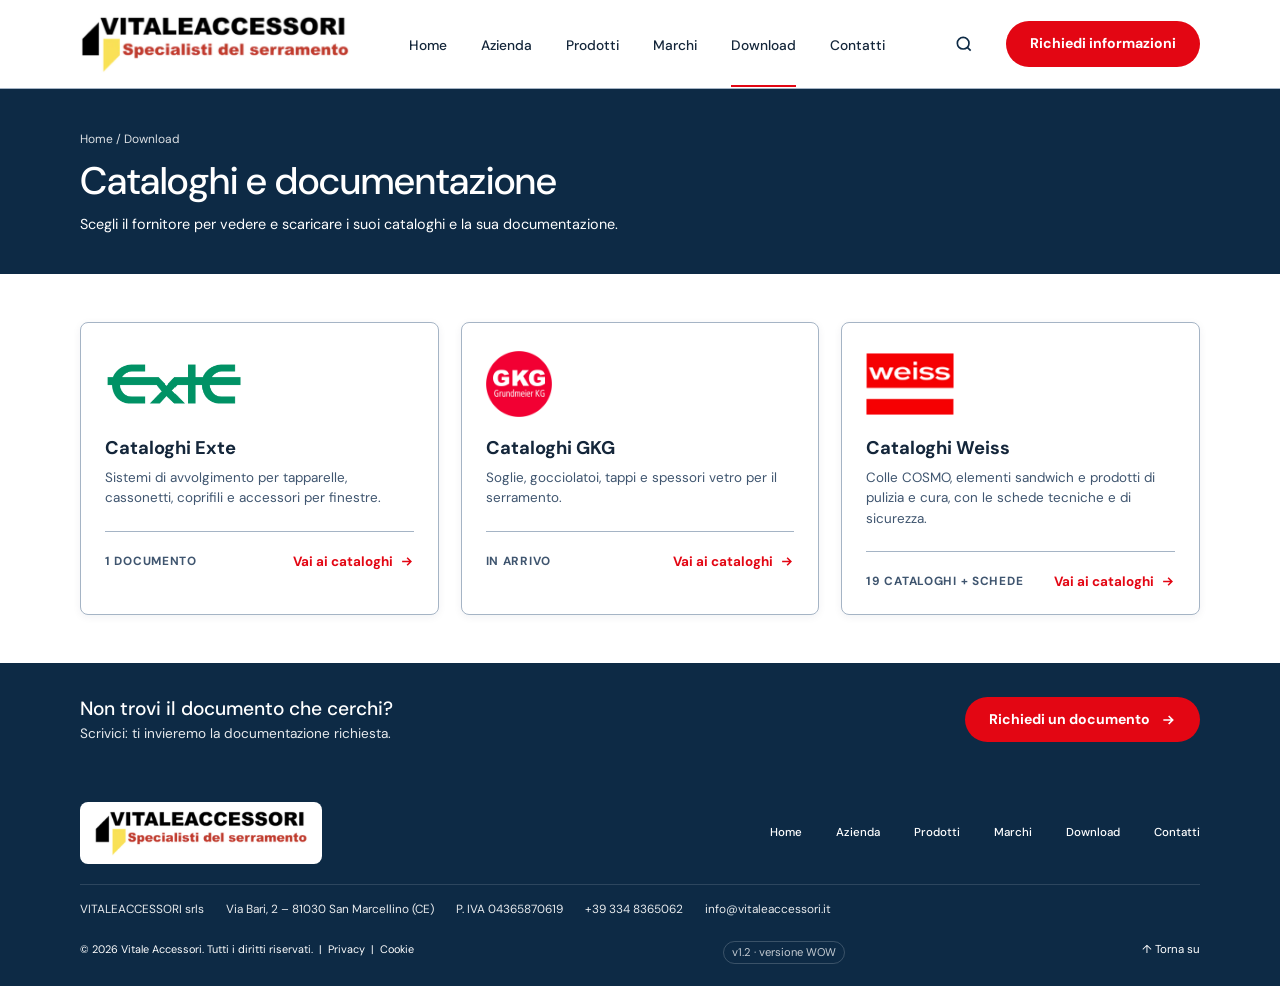
<file: download.html>
<!doctype html>
<html lang="it">
<head>
<meta charset="utf-8">
<meta name="viewport" content="width=device-width, initial-scale=1">
<meta name="description" content="Area download di Vitale Accessori: cataloghi, schede tecniche e documentazione dei marchi Exte, GKG e Weiss.">
<meta name="theme-color" content="#0d2a45">
<title>Download | Vitale Accessori</title>
<link rel="preconnect" href="https://fonts.googleapis.com">
<link rel="preconnect" href="https://fonts.gstatic.com" crossorigin>
<link href="https://fonts.googleapis.com/css2?family=DM+Sans:wght@400;500;700&display=swap" rel="stylesheet">
<link rel="stylesheet" href="assets/css/style.css">
<link rel="stylesheet" href="assets/css/tema.css">
</head>
<body>
<a class="skip-link" href="#contenuto">Vai al contenuto</a>
<header class="site-header">
  <div class="container nav-wrap">
    <a class="brand" href="index.html" aria-label="Vitale Accessori, homepage"><img class="logo" src="assets/img/logo-vitale.png" alt="" width="568" height="122"></a>
    <button class="menu-toggle" aria-label="Apri il menu" aria-expanded="false" aria-controls="main-nav">☰</button>
    <nav id="main-nav" class="main-nav" aria-label="Navigazione principale">
      <a href="index.html">Home</a><a href="azienda.html">Azienda</a><a href="prodotti.html">Prodotti</a><a href="index.html#marchi">Marchi</a><a href="download.html" class="active" aria-current="page">Download</a><a href="index.html#contatti">Contatti</a>
    </nav>
    <div class="nav-tools">
      <button type="button" class="search-btn" aria-label="Cerca nel sito" title="Cerca nel sito (tasto /)"><svg viewBox="0 0 24 24" fill="none" stroke="currentColor" stroke-width="2" aria-hidden="true"><circle cx="11" cy="11" r="7"/><path d="m20 20-4-4"/></svg></button>
      <a class="btn btn-red header-cta" href="index.html#contatti">Richiedi informazioni</a>
    </div>
  </div>
</header>
<main id="contenuto">
  <section class="page-head">
    <div class="container">
      <nav class="crumbs" aria-label="Percorso"><a href="index.html">Home</a> / Download</nav>
      <h1>Cataloghi e documentazione</h1>
      <p>Scegli il fornitore per vedere e scaricare i suoi cataloghi e la sua documentazione.</p>
    </div>
  </section>
  <section class="section">
    <div class="container">
      <div class="sup-grid">
        <a class="sup-card" href="download-exte.html"><span class="sup-logo"><img src="assets/img/logo-exte.png" alt="Exte" width="261" height="83" style="height:44px"></span><h2>Cataloghi Exte</h2><p>Sistemi di avvolgimento per tapparelle, cassonetti, coprifili e accessori per finestre.</p><span class="sup-foot"><span class="sup-count">1 documento</span><span class="sup-go">Vai ai cataloghi <svg viewBox="0 0 24 24" fill="none" stroke="currentColor" stroke-width="2.5" aria-hidden="true"><path d="M5 12h14m-6-6 6 6-6 6"/></svg></span></span></a>
        <a class="sup-card" href="download-gkg.html"><span class="sup-logo"><img class="no-blend" src="assets/img/logo-gkg.png" alt="GKG" width="480" height="480" style="height:66px"></span><h2>Cataloghi GKG</h2><p>Soglie, gocciolatoi, tappi e spessori vetro per il serramento.</p><span class="sup-foot"><span class="sup-count">In arrivo</span><span class="sup-go">Vai ai cataloghi <svg viewBox="0 0 24 24" fill="none" stroke="currentColor" stroke-width="2.5" aria-hidden="true"><path d="M5 12h14m-6-6 6 6-6 6"/></svg></span></span></a>
        <a class="sup-card" href="download-weiss.html"><span class="sup-logo"><img class="no-blend" src="assets/img/logo-weiss.png" alt="Weiss" width="197" height="140" style="height:62px"></span><h2>Cataloghi Weiss</h2><p>Colle COSMO, elementi sandwich e prodotti di pulizia e cura, con le schede tecniche e di sicurezza.</p><span class="sup-foot"><span class="sup-count">19 cataloghi + schede</span><span class="sup-go">Vai ai cataloghi <svg viewBox="0 0 24 24" fill="none" stroke="currentColor" stroke-width="2.5" aria-hidden="true"><path d="M5 12h14m-6-6 6 6-6 6"/></svg></span></span></a>
      </div>
    </div>
  </section>
  <section class="cta-band">
    <div class="container">
      <div><h2>Non trovi il documento che cerchi?</h2><p>Scrivici: ti invieremo la documentazione richiesta.</p></div>
      <a class="btn btn-red" href="mailto:info@vitaleaccessori.it?subject=Richiesta%20documento">Richiedi un documento <svg viewBox="0 0 24 24" fill="none" stroke="currentColor" stroke-width="2.5"><path d="M5 12h14m-6-6 6 6-6 6"/></svg></a>
    </div>
  </section>
</main>
<footer class="site-footer">
  <div class="container footer-main">
    <a class="brand" href="index.html" aria-label="Vitale Accessori, torna all'inizio"><img class="logo" src="assets/img/logo-vitale.png" alt="" width="568" height="122"></a>
    <nav aria-label="Navigazione footer"><a href="index.html">Home</a><a href="azienda.html">Azienda</a><a href="prodotti.html">Prodotti</a><a href="index.html#marchi">Marchi</a><a href="download.html">Download</a><a href="index.html#contatti">Contatti</a></nav>
    <a class="wa-btn" href="https://wa.me/393348365062?text=Buongiorno%2C%20vorrei%20avere%20informazioni%20sui%20vostri%20prodotti." target="_blank" rel="noopener"><svg viewBox="0 0 24 24" fill="currentColor" aria-hidden="true"><path d="M17.472 14.382c-.297-.149-1.758-.867-2.03-.967-.273-.099-.471-.148-.67.15-.197.297-.767.966-.94 1.164-.173.199-.347.223-.644.075-.297-.15-1.255-.463-2.39-1.475-.883-.788-1.48-1.761-1.653-2.059-.173-.297-.018-.458.13-.606.134-.133.298-.347.446-.52.149-.174.198-.298.298-.497.099-.198.05-.371-.025-.52-.075-.149-.669-1.612-.916-2.207-.242-.579-.487-.5-.669-.51-.173-.008-.371-.01-.57-.01-.198 0-.52.074-.792.372-.272.297-1.04 1.016-1.04 2.479 0 1.462 1.065 2.875 1.213 3.074.149.198 2.096 3.2 5.077 4.487.709.306 1.262.489 1.694.625.712.227 1.36.195 1.871.118.571-.085 1.758-.719 2.006-1.413.248-.694.248-1.289.173-1.413-.074-.124-.272-.198-.57-.347m-5.421 7.403h-.004a9.87 9.87 0 01-5.031-1.378l-.361-.214-3.741.982.998-3.648-.235-.374a9.86 9.86 0 01-1.51-5.26c.001-5.45 4.436-9.884 9.888-9.884 2.64 0 5.122 1.03 6.988 2.898a9.825 9.825 0 012.893 6.994c-.003 5.45-4.437 9.884-9.885 9.884m8.413-18.297A11.815 11.815 0 0012.05 0C5.495 0 .16 5.335.157 11.892c0 2.096.547 4.142 1.588 5.945L.057 24l6.305-1.654a11.882 11.882 0 005.683 1.448h.005c6.554 0 11.89-5.335 11.893-11.893a11.821 11.821 0 00-3.48-8.413Z"/></svg>Scrivici su WhatsApp</a>
  </div>
  <div class="container footer-legal"><span>VITALEACCESSORI srls</span><span>Via Bari, 2 &ndash; 81030 San Marcellino (CE)</span><span>P. IVA 04365870619</span><span><a href="tel:+393348365062">+39 334 8365062</a></span><span><a href="mailto:info@vitaleaccessori.it">info@vitaleaccessori.it</a></span></div>
  <div class="container footer-bottom"><span>© <span id="year"></span> Vitale Accessori. Tutti i diritti riservati. &nbsp;|&nbsp; Privacy &nbsp;|&nbsp; Cookie</span><span class="ver" title="Versione del sito">v1.2 &middot; versione WOW</span><a href="index.html">↑ Torna su</a></div>
</footer>
<script src="assets/js/main.js"></script>
<script src="assets/js/cerca.js"></script>
</body>
</html>
</file>
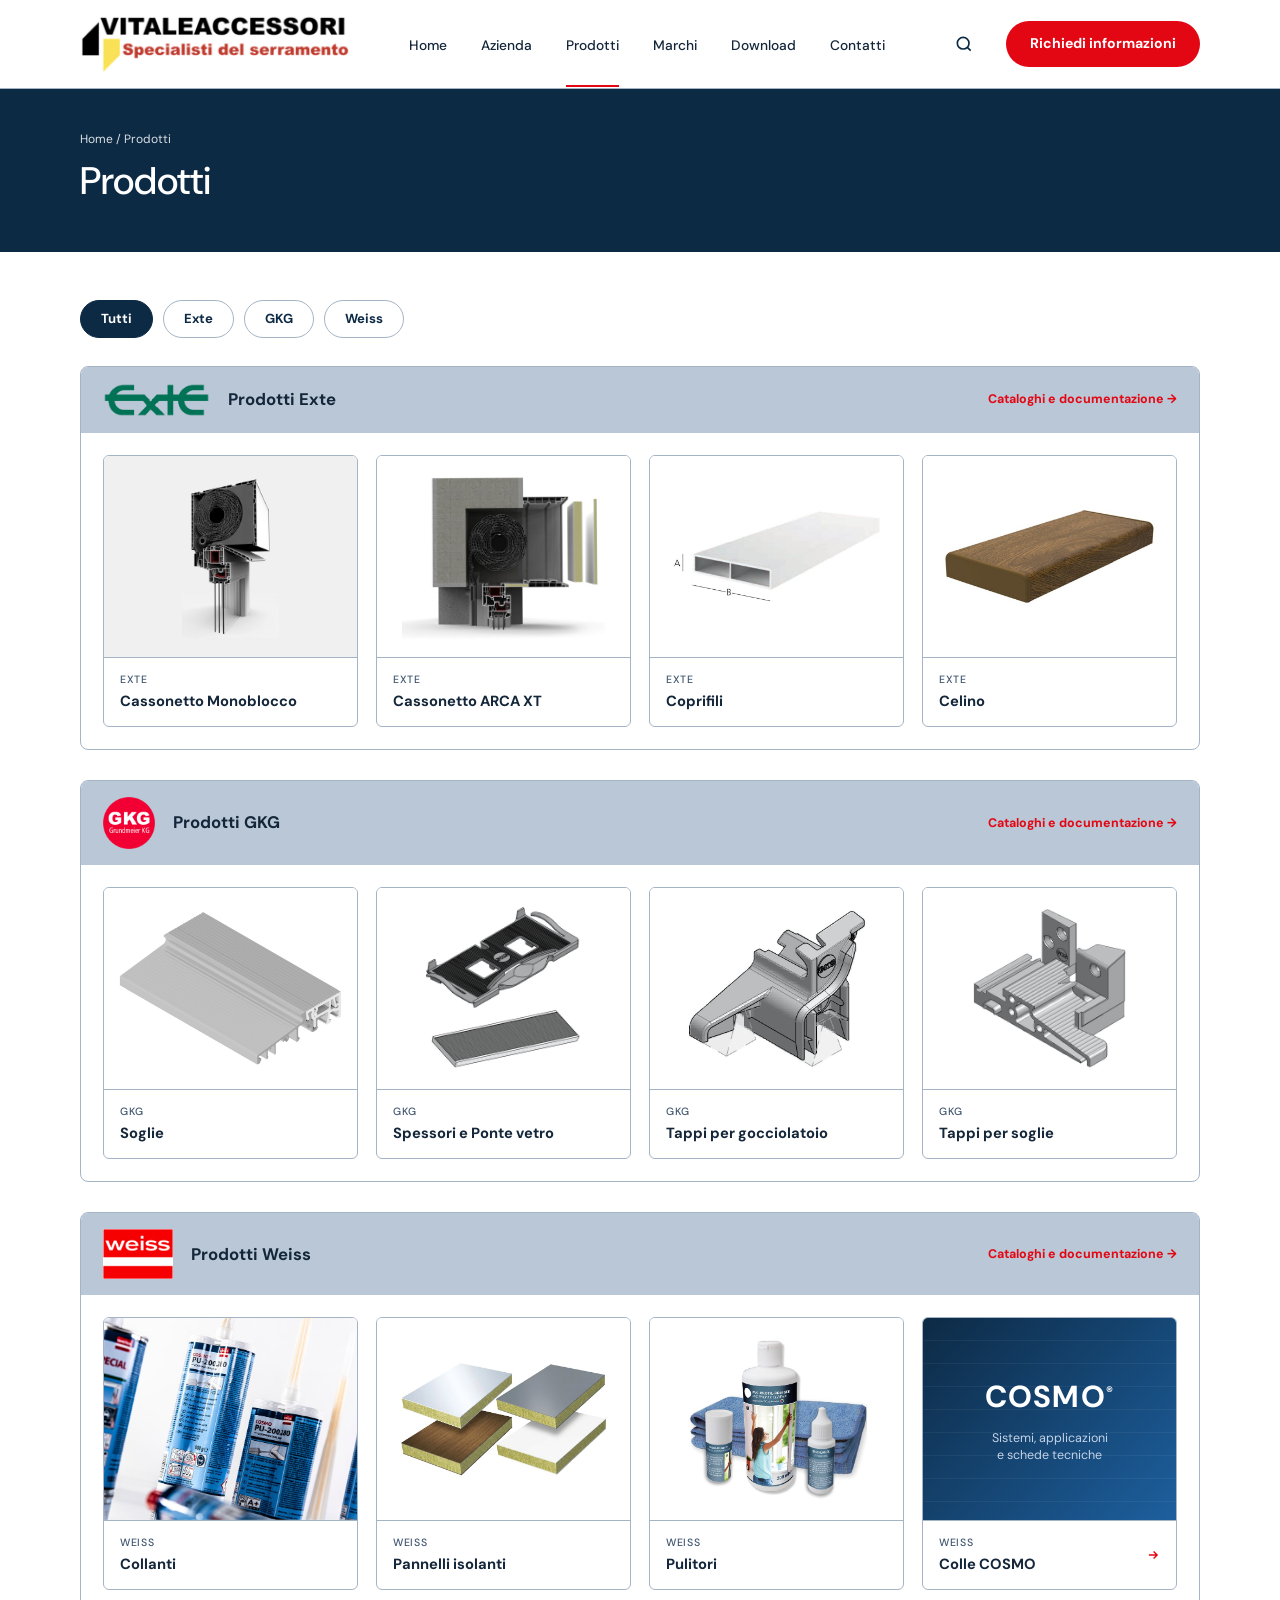
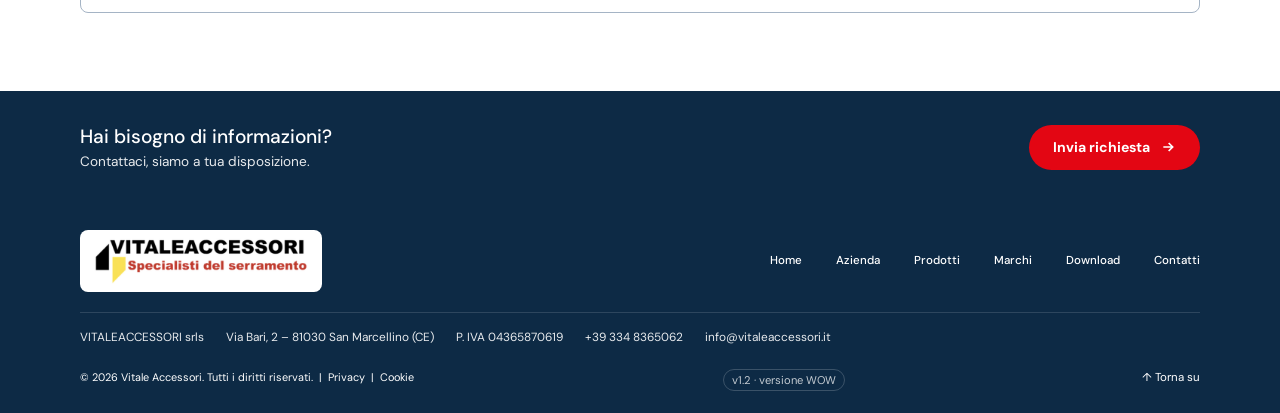
<file: prodotti.html>
<!doctype html>
<html lang="it">
<head>
<meta charset="utf-8">
<meta name="viewport" content="width=device-width, initial-scale=1">
<meta name="description" content="I prodotti di Vitale Accessori: cassonetti, coprifili e celini Exte; soglie GKG; collanti, pannelli isolanti e pulitori Weiss.">
<meta name="theme-color" content="#0d2a45">
<title>Prodotti | Vitale Accessori</title>
<link rel="preconnect" href="https://fonts.googleapis.com">
<link rel="preconnect" href="https://fonts.gstatic.com" crossorigin>
<link href="https://fonts.googleapis.com/css2?family=DM+Sans:wght@400;500;700&display=swap" rel="stylesheet">
<link rel="stylesheet" href="assets/css/style.css">
<link rel="stylesheet" href="assets/css/tema.css">
</head>
<body>
<a class="skip-link" href="#contenuto">Vai al contenuto</a>
<header class="site-header">
  <div class="container nav-wrap">
    <a class="brand" href="index.html" aria-label="Vitale Accessori, homepage"><img class="logo" src="assets/img/logo-vitale.png" alt="" width="568" height="122"></a>
    <button class="menu-toggle" aria-label="Apri il menu" aria-expanded="false" aria-controls="main-nav">☰</button>
    <nav id="main-nav" class="main-nav" aria-label="Navigazione principale">
      <a href="index.html">Home</a><a href="azienda.html">Azienda</a><a href="prodotti.html" class="active" aria-current="page">Prodotti</a><a href="index.html#marchi">Marchi</a><a href="download.html">Download</a><a href="index.html#contatti">Contatti</a>
    </nav>
    <div class="nav-tools">
      <button type="button" class="search-btn" aria-label="Cerca nel sito" title="Cerca nel sito (tasto /)"><svg viewBox="0 0 24 24" fill="none" stroke="currentColor" stroke-width="2" aria-hidden="true"><circle cx="11" cy="11" r="7"/><path d="m20 20-4-4"/></svg></button>
      <a class="btn btn-red header-cta" href="index.html#contatti">Richiedi informazioni</a>
    </div>
  </div>
</header>
<main id="contenuto">
  <section class="page-head">
    <div class="container">
      <nav class="crumbs" aria-label="Percorso"><a href="index.html">Home</a> / Prodotti</nav>
      <h1>Prodotti</h1>
    </div>
  </section>
  <section class="section">
    <div class="container">
      <div class="filters" role="group" aria-label="Filtra per marchio">
        <button type="button" class="on" data-filter="all">Tutti</button><button type="button" data-filter="exte">Exte</button><button type="button" data-filter="gkg">GKG</button><button type="button" data-filter="weiss">Weiss</button>
      </div>
      <section class="brand-block" id="exte" data-brand="exte">
        <header><img src="assets/img/logo-exte.png" alt="Exte" width="261" height="83" style="height:34px"><h2>Prodotti Exte</h2><a class="more" href="download-exte.html">Cataloghi e documentazione →</a></header>
        <div class="cats"><div class="cat" id="cassonetto-monoblocco"><div class="cat-art" style="background:#f0f0f0"><img src="assets/img/prod-cassonetti.jpg" alt="Cassonetto monoblocco Exte in sezione" loading="lazy"></div><div class="cat-b"><span><small>Exte</small>Cassonetto Monoblocco</span></div></div><div class="cat" id="cassonetto-arca-xt"><div class="cat-art"><img src="assets/img/prod-cassonetto-arca-xt.jpg" alt="Cassonetto ARCA XT Exte in sezione" loading="lazy"></div><div class="cat-b"><span><small>Exte</small>Cassonetto ARCA XT</span></div></div><div class="cat" id="coprifili"><div class="cat-art"><img src="assets/img/prod-coprifili.jpg" alt="Coprifili Exte" loading="lazy"></div><div class="cat-b"><span><small>Exte</small>Coprifili</span></div></div><div class="cat" id="celino"><div class="cat-art"><img src="assets/img/prod-celetti.jpg" alt="Celino Exte in finitura effetto legno" loading="lazy"></div><div class="cat-b"><span><small>Exte</small>Celino</span></div></div></div>
      </section>
      <section class="brand-block" id="gkg" data-brand="gkg">
        <header><img class="no-blend" src="assets/img/logo-gkg.png" alt="GKG" width="480" height="480" style="height:52px"><h2>Prodotti GKG</h2><a class="more" href="download-gkg.html">Cataloghi e documentazione →</a></header>
        <div class="cats"><div class="cat" id="soglie"><div class="cat-art"><img src="assets/img/prod-soglie.jpg" alt="Soglie GKG" loading="lazy"></div><div class="cat-b"><span><small>GKG</small>Soglie</span></div></div><div class="cat" id="spessori-ponte-vetro"><div class="cat-art"><img src="assets/img/prod-spessori-ponte-vetro.jpg" alt="Spessori e ponte vetro GKG" loading="lazy"></div><div class="cat-b"><span><small>GKG</small>Spessori e Ponte vetro</span></div></div><div class="cat" id="tappi-gocciolatoio"><div class="cat-art"><img src="assets/img/prod-tappi-gocciolatoio.jpg" alt="Tappi per gocciolatoio GKG" loading="lazy"></div><div class="cat-b"><span><small>GKG</small>Tappi per gocciolatoio</span></div></div><div class="cat" id="tappi-soglie"><div class="cat-art"><img src="assets/img/prod-tappi-soglie.jpg" alt="Tappi per soglie GKG" loading="lazy"></div><div class="cat-b"><span><small>GKG</small>Tappi per soglie</span></div></div></div>
      </section>
      <section class="brand-block" id="weiss" data-brand="weiss">
        <header><img class="no-blend" src="assets/img/logo-weiss.png" alt="Weiss" width="197" height="140" style="height:50px"><h2>Prodotti Weiss</h2><a class="more" href="download-weiss.html">Cataloghi e documentazione →</a></header>
        <div class="cats"><div class="cat" id="collanti"><div class="cat-art full"><img src="assets/img/prod-collanti.jpg" alt="Collanti Weiss" loading="lazy"></div><div class="cat-b"><span><small>Weiss</small>Collanti</span></div></div><div class="cat" id="pannelli-isolanti"><div class="cat-art"><img src="assets/img/prod-pannelli.jpg" alt="Pannelli isolanti sandwich Weiss" loading="lazy"></div><div class="cat-b"><span><small>Weiss</small>Pannelli isolanti</span></div></div><div class="cat" id="pulitori"><div class="cat-art"><img src="assets/img/prod-pulitori.jpg" alt="Kit pulitori Weiss" loading="lazy"></div><div class="cat-b"><span><small>Weiss</small>Pulitori</span></div></div><a class="cat cat-cosmo" id="colle-cosmo" href="colle-cosmo.html"><div class="cat-art cosmo-art"><span class="cosmo-w">COSMO<sup>&reg;</sup></span><span class="cosmo-s">Sistemi, applicazioni<br>e schede tecniche</span></div><div class="cat-b"><span><small>Weiss</small>Colle COSMO</span><svg viewBox="0 0 24 24" fill="none" stroke="currentColor" stroke-width="2.5" aria-hidden="true"><path d="M5 12h14m-6-6 6 6-6 6"/></svg></div></a></div>
      </section>
    </div>
  </section>
  <section class="cta-band">
    <div class="container">
      <div><h2>Hai bisogno di informazioni?</h2><p>Contattaci, siamo a tua disposizione.</p></div>
      <a class="btn btn-red" href="mailto:info@vitaleaccessori.it?subject=Richiesta%20informazioni">Invia richiesta <svg viewBox="0 0 24 24" fill="none" stroke="currentColor" stroke-width="2.5"><path d="M5 12h14m-6-6 6 6-6 6"/></svg></a>
    </div>
  </section>
</main>
<footer class="site-footer">
  <div class="container footer-main">
    <a class="brand" href="index.html" aria-label="Vitale Accessori, torna all'inizio"><img class="logo" src="assets/img/logo-vitale.png" alt="" width="568" height="122"></a>
    <nav aria-label="Navigazione footer"><a href="index.html">Home</a><a href="azienda.html">Azienda</a><a href="prodotti.html">Prodotti</a><a href="index.html#marchi">Marchi</a><a href="download.html">Download</a><a href="index.html#contatti">Contatti</a></nav>
    <a class="wa-btn" href="https://wa.me/393348365062?text=Buongiorno%2C%20vorrei%20avere%20informazioni%20sui%20vostri%20prodotti." target="_blank" rel="noopener"><svg viewBox="0 0 24 24" fill="currentColor" aria-hidden="true"><path d="M17.472 14.382c-.297-.149-1.758-.867-2.03-.967-.273-.099-.471-.148-.67.15-.197.297-.767.966-.94 1.164-.173.199-.347.223-.644.075-.297-.15-1.255-.463-2.39-1.475-.883-.788-1.48-1.761-1.653-2.059-.173-.297-.018-.458.13-.606.134-.133.298-.347.446-.52.149-.174.198-.298.298-.497.099-.198.05-.371-.025-.52-.075-.149-.669-1.612-.916-2.207-.242-.579-.487-.5-.669-.51-.173-.008-.371-.01-.57-.01-.198 0-.52.074-.792.372-.272.297-1.04 1.016-1.04 2.479 0 1.462 1.065 2.875 1.213 3.074.149.198 2.096 3.2 5.077 4.487.709.306 1.262.489 1.694.625.712.227 1.36.195 1.871.118.571-.085 1.758-.719 2.006-1.413.248-.694.248-1.289.173-1.413-.074-.124-.272-.198-.57-.347m-5.421 7.403h-.004a9.87 9.87 0 01-5.031-1.378l-.361-.214-3.741.982.998-3.648-.235-.374a9.86 9.86 0 01-1.51-5.26c.001-5.45 4.436-9.884 9.888-9.884 2.64 0 5.122 1.03 6.988 2.898a9.825 9.825 0 012.893 6.994c-.003 5.45-4.437 9.884-9.885 9.884m8.413-18.297A11.815 11.815 0 0012.05 0C5.495 0 .16 5.335.157 11.892c0 2.096.547 4.142 1.588 5.945L.057 24l6.305-1.654a11.882 11.882 0 005.683 1.448h.005c6.554 0 11.89-5.335 11.893-11.893a11.821 11.821 0 00-3.48-8.413Z"/></svg>Scrivici su WhatsApp</a>
  </div>
  <div class="container footer-legal"><span>VITALEACCESSORI srls</span><span>Via Bari, 2 &ndash; 81030 San Marcellino (CE)</span><span>P. IVA 04365870619</span><span><a href="tel:+393348365062">+39 334 8365062</a></span><span><a href="mailto:info@vitaleaccessori.it">info@vitaleaccessori.it</a></span></div>
  <div class="container footer-bottom"><span>© <span id="year"></span> Vitale Accessori. Tutti i diritti riservati. &nbsp;|&nbsp; Privacy &nbsp;|&nbsp; Cookie</span><span class="ver" title="Versione del sito">v1.2 &middot; versione WOW</span><a href="index.html">↑ Torna su</a></div>
</footer>
<script src="assets/js/main.js"></script>
<script src="assets/js/cerca.js"></script>
</body>
</html>
</file>
<file: assets/css/style.css>
:root{--paper:#fff;--vetrina:var(--paper);--gray:#eef3f8;--gray-soft:#f7fafc;--navy:#0d2a45;--navy2:#123a5e;--red:#e30613;--ink:#14263a;--muted:#5b7089;--bg:#f2f6fa;--line:#dbe4ee;--w:1120px}
*{box-sizing:border-box;margin:0;padding:0}
html{scroll-behavior:smooth;scroll-padding-top:96px}
body{font-family:'DM Sans',system-ui,-apple-system,'Segoe UI',Roboto,sans-serif;color:var(--ink);background:var(--paper);line-height:1.5}
a{color:inherit;text-decoration:none}
:focus-visible{outline:3px solid #ffb400;outline-offset:2px}
.container{width:min(var(--w),100% - 40px);margin-inline:auto}
.skip-link{position:absolute;left:-999px;top:0;background:#fff;padding:8px 14px;z-index:99}
.skip-link:focus{left:8px;top:8px}
.btn{display:inline-flex;align-items:center;gap:10px;padding:12px 24px;border-radius:999px;font-weight:700;font-size:.88rem;color:#fff;transition:background .2s}
.btn svg{width:16px;height:16px}
.btn-red{background:var(--red)}.btn-red:hover{background:#b9000d}
.btn-navy{background:var(--navy)}.btn-navy:hover{background:var(--navy2)}
/* header */
.site-header{position:sticky;top:0;z-index:50;background:#fff;box-shadow:0 1px 0 var(--line)}
.nav-wrap{display:flex;align-items:center;justify-content:space-between;gap:20px;height:88px}
.brand{display:flex;flex-direction:column;line-height:1;font-style:italic}
.brand-main{font-weight:700;font-size:2rem;letter-spacing:-.5px;background:linear-gradient(90deg,#ffc400 0 8%,var(--red) 14%);-webkit-background-clip:text;background-clip:text;color:transparent;transform:skewX(-6deg);display:inline-block}
.brand-tagline{font-size:.62rem;font-weight:700;color:var(--red);margin-top:2px}
.main-nav{display:flex;gap:34px;font-size:.86rem;font-weight:500}
.main-nav a{padding:34px 0 30px;border-bottom:2px solid transparent}
.main-nav a:hover,.main-nav a.active{border-color:var(--red)}
.nav-tools{display:flex;align-items:center;gap:22px}
.nav-tools>svg{width:20px;height:20px;color:var(--navy)}
.menu-toggle{display:none;background:none;border:0;font-size:1.6rem;color:var(--navy);cursor:pointer}
/* hero */
.hero{position:relative;min-height:380px;background:var(--navy);color:#fff;overflow:hidden;display:flex;align-items:center}
.hero-photo{position:absolute;inset:0 0 0 44%;background:#fff;clip-path:polygon(8% 0,100% 0,100% 100%,0 100%)}
.hero-photo img{position:absolute;inset:14px 24px 62px 56px;width:calc(100% - 80px);height:calc(100% - 76px);object-fit:contain;opacity:0;transition:opacity .35s ease}
.hero-photo img.on{opacity:1;transition:opacity .45s ease .35s}
.hero::before{content:none}
.hero-content{position:relative;z-index:2;padding:48px 0}
.eyebrow{font-size:.72rem;font-weight:500;letter-spacing:.08em;text-transform:uppercase}
.hero h1{font-size:clamp(1.9rem,3.6vw,2.6rem);line-height:1.18;font-weight:500;margin:12px 0 16px;max-width:520px}
.hero-copy{max-width:360px;font-size:.88rem;margin-bottom:26px;opacity:.95}
.hero-note{position:absolute;z-index:2;right:5%;bottom:22px;color:var(--navy);font-family:'Segoe Script','Brush Script MT',cursive;font-style:italic;font-size:clamp(1.1rem,1.9vw,1.5rem);line-height:1.25;transform:rotate(-3deg);text-align:right;white-space:nowrap}
.hero-note::after{content:"";display:block;height:2px;margin-top:6px;background:var(--navy);border-radius:2px;transform:rotate(-3deg)}
.dots{position:absolute;z-index:2;left:max(20px,calc((100% - var(--w))/2));bottom:16px;display:flex;align-items:center;gap:8px;padding:0}
.dots button{width:10px;height:10px;border-radius:50%;border:1.5px solid #fff;background:transparent;cursor:pointer}
.dots button.on{width:26px;border-radius:6px;background:#fff}
/* benefits */
.benefits{background:var(--gray-soft)}
.benefit-grid{display:grid;grid-template-columns:repeat(4,1fr);padding:26px 0}
.benefit{text-align:center;padding:6px 28px;border-left:1px solid var(--line)}
.benefit:first-child{border-left:0}
.benefit svg{width:36px;height:36px;color:var(--navy);margin-bottom:10px}
.benefit h2{font-size:.95rem;font-weight:700;margin-bottom:6px}
.benefit p{font-size:.8rem;color:var(--muted)}
/* sections */
.section{padding:48px 0}
.sub{font-size:.7rem;font-weight:500;letter-spacing:.06em;text-transform:uppercase;color:var(--muted)}
.section h2.t{font-size:1.65rem;font-weight:700;line-height:1.2;margin:6px 0 10px}
.section p.d{font-size:.84rem;color:var(--muted);max-width:340px}
.brands{background:var(--gray)}
.brands-layout{display:grid;grid-template-columns:1fr 1.5fr;gap:30px;align-items:center}
.logos{display:grid;grid-template-columns:repeat(3,1fr);align-items:center}
.logos>div{display:flex;justify-content:center;align-items:center;min-height:90px;border-left:1px solid var(--line)}
.logos>div:first-child{border-left:0}
/* products */
.head{display:flex;justify-content:space-between;align-items:flex-end;margin-bottom:22px}
.more{color:var(--red);font-weight:700;font-size:.78rem}
.cats{display:grid;grid-template-columns:repeat(4,1fr);gap:18px}
.cat{border:1px solid var(--line);border-radius:6px;overflow:hidden;background:#fff;transition:box-shadow .2s}
.cat-art{aspect-ratio:1.25;background:#fff;border-bottom:1px solid var(--line);display:grid;place-items:center;padding:14px}
.cat-art{position:relative;overflow:hidden}
.cat-art>img{position:absolute;inset:14px;width:calc(100% - 28px);height:calc(100% - 28px);object-fit:contain;display:block}
.cat-art.full>img{inset:0;width:100%;height:100%;object-fit:cover}
.cat-art.ph{display:flex;flex-direction:column;align-items:center;justify-content:center;gap:12px;background:linear-gradient(160deg,var(--gray-soft),var(--gray))}
.cat-art.ph img{position:static;width:auto;height:44px;mix-blend-mode:multiply}
.cat-art.ph span{font-size:.68rem;color:var(--muted)}
.cat-b small{display:block;font-size:.66rem;font-weight:500;letter-spacing:.06em;text-transform:uppercase;color:var(--muted);margin-bottom:2px}
.cat-b{display:flex;justify-content:space-between;align-items:center;padding:14px 16px;font-size:.92rem;font-weight:700}
.cat-b svg{width:14px;color:var(--red)}
/* downloads */
.downloads{background:var(--gray)}
.dl-layout{display:grid;grid-template-columns:1fr 1.9fr;gap:30px;align-items:center}
.dl-layout .btn{margin-top:18px}
.dl-cards{display:grid;grid-template-columns:repeat(3,1fr);gap:16px}
.dl{background:#fff;border-radius:6px;padding:18px;box-shadow:0 2px 8px rgba(13,42,69,.08);display:flex;flex-direction:column;gap:6px;min-height:118px}
.dl-top{display:flex;gap:14px;align-items:center}
.pdf{width:22px;height:26px;border:2px solid var(--red);border-radius:3px;color:var(--red);font-size:.5rem;font-weight:700;display:grid;place-items:end center}
.dl-logo{width:auto;display:block;mix-blend-mode:multiply}
.dl h3{font-size:.84rem;margin-top:6px}
.dl p{font-size:.72rem;color:var(--muted)}
.dl small{margin-top:auto;font-size:.68rem;color:var(--muted);display:flex;justify-content:space-between}
/* contact */
.contact{position:relative;background:var(--navy);color:#fff;overflow:hidden}
.contact-layout{padding:34px 0;position:relative;z-index:1}
.contact h2{font-size:1.45rem;font-weight:500;margin:6px 0 10px}
.contact p{font-size:.82rem;max-width:380px;margin-bottom:18px}
.contact .eyebrow{display:flex;align-items:center;gap:10px}
.contact .eyebrow svg{width:22px}
.contact-photo{position:absolute;top:0;right:0;width:64%;height:100%;object-fit:cover;object-position:50% 50%;-webkit-mask-image:linear-gradient(90deg,transparent,#000 40%);mask-image:linear-gradient(90deg,transparent,#000 40%)}
/* footer */
.site-footer{background:var(--navy);color:#fff;padding:26px 0 22px}
.footer-main{display:flex;justify-content:space-between;align-items:center;gap:20px;flex-wrap:wrap}
.footer-main nav{display:flex;gap:34px;font-size:.72rem;font-weight:500}
.social{display:flex;gap:12px}
.social span{width:18px;height:18px;border-radius:4px;background:#fff;color:var(--navy);font-size:.62rem;font-weight:700;display:grid;place-items:center}
.footer-bottom{display:flex;justify-content:space-between;gap:12px;flex-wrap:wrap;margin-top:22px;font-size:.68rem}
.footer-bottom a{font-size:.72rem}
.site-footer .brand-tagline{color:#fff}
@media(max-width:960px){
.menu-toggle{display:block}
.main-nav{position:absolute;top:76px;left:0;right:0;background:#fff;flex-direction:column;gap:0;padding:6px 20px 14px;display:none;box-shadow:0 10px 20px rgba(0,0,0,.1)}
.main-nav.open{display:flex}
.main-nav a{padding:12px 0;border:0}
.header-cta{display:none}
.hero{flex-direction:column;align-items:stretch}
.hero-photo{position:relative;inset:auto;height:300px;clip-path:none;order:2}
.hero-photo img{inset:10px 10px 70px}
.hero-note{bottom:56px;right:5%;font-size:1.05rem}.dots{gap:6px}.dots button{width:8px;height:8px}.dots button.on{width:20px}
.dots{left:50%;transform:translateX(-50%);bottom:12px}.dots button{border-color:var(--navy)}.dots button.on{background:var(--navy)}
.benefit-grid{grid-template-columns:1fr 1fr;gap:18px 0}.benefit:nth-child(3){border-left:0}
.brands-layout,.dl-layout{grid-template-columns:1fr}
.cats{grid-template-columns:repeat(2,1fr)}
.dl-cards{grid-template-columns:1fr}
.contact-photo{width:100%;opacity:.3;-webkit-mask-image:none;mask-image:none}
}
@media(max-width:560px){.cats{grid-template-columns:repeat(2,1fr)}.logos{grid-template-columns:1fr;gap:34px}.logos>div{border:0;min-height:0}.footer-main nav{gap:16px;flex-wrap:wrap}.head{flex-direction:column;align-items:flex-start;gap:8px}}
.logo{display:block;height:58px;width:auto;flex:none}
.logos img{display:block;width:auto;mix-blend-mode:multiply}
.logos img.exte{height:46px}.logos img.gkg{height:92px}.logos img.weiss{height:84px;mix-blend-mode:normal}
.site-footer .brand{background:#fff;padding:8px 14px;border-radius:8px}
.site-footer .logo{height:46px}
@media(max-width:560px){.logo{height:42px}.site-footer .logo{height:36px}}
.dots .pp{width:22px;height:22px;border:0;border-radius:0;margin-left:4px;display:grid;place-items:center;font-size:.6rem;line-height:1;color:#fff;background:none}
@media(max-width:960px){.dots .pp{color:var(--navy)}}
.contact-list{list-style:none;display:grid;gap:10px;margin:0 0 22px;font-size:.9rem}
.contact-list li{display:flex;align-items:center;gap:10px}
.contact-list svg{width:18px;height:18px;flex:none;opacity:.9}
.contact-list a:hover{text-decoration:underline}
.footer-legal{display:flex;flex-wrap:wrap;gap:6px 22px;margin-top:20px;padding-top:16px;border-top:1px solid rgba(255,255,255,.15);font-size:.74rem;opacity:.9}
.footer-legal a:hover{text-decoration:underline}
.about-grid{display:grid;grid-template-columns:1fr 1fr;gap:56px;margin-top:14px}
.about-col{border-top:3px solid var(--red);padding-top:20px}
.about .about-col p{max-width:none;font-size:.95rem;line-height:1.75;color:var(--ink)}
@media(max-width:960px){.about-grid{grid-template-columns:1fr;gap:34px}}
a.cat{display:block;color:inherit}
a.cat:hover{box-shadow:0 8px 22px rgba(13,42,69,.15)}
.cat:target{box-shadow:0 0 0 3px var(--red)}
.cat-b svg{flex:none}
.brand-block>header .more{margin-left:auto}
.brand-block .cats{padding:22px}
#prodotti{background:var(--vetrina)}
img[src$="logo-gkg.png"],img[src$="logo-weiss.png"]{mix-blend-mode:normal!important}
.no-blend{mix-blend-mode:normal!important}
.wa-btn{display:none;align-items:center;gap:10px;background:#168f4a;color:#fff;font-weight:700;font-size:.85rem;padding:11px 20px;border-radius:999px}
.wa-btn svg{width:20px;height:20px;flex:none}
@media(max-width:1100px){.main-nav{gap:22px}.header-cta{padding:10px 16px}}
@media(max-width:960px){.nav-wrap{height:76px}.logo{height:50px}}
@media(max-width:760px){.wa-btn{display:inline-flex}}
@media(prefers-reduced-motion:reduce){html{scroll-behavior:auto}*{transition:none!important}}
/* pagina download */
.page-head{background:var(--navy);color:#fff;padding:42px 0 38px}
.crumbs{font-size:.75rem;opacity:.85}.crumbs a:hover{text-decoration:underline}
.page-head h1{font-size:clamp(1.8rem,3.4vw,2.4rem);font-weight:500;line-height:1.2;margin:10px 0}
.page-head p{max-width:540px;font-size:.9rem}
.filters{display:flex;gap:10px;flex-wrap:wrap;margin-bottom:28px}
.filters button{border:1px solid var(--line);background:#fff;border-radius:999px;padding:8px 20px;font:inherit;font-size:.82rem;font-weight:700;color:var(--navy);cursor:pointer}
.filters button.on{background:var(--navy);border-color:var(--navy);color:#fff}
.brand-block{margin-bottom:30px;border:1px solid var(--line);border-radius:8px;overflow:hidden;background:#fff}
.brand-block>header{display:flex;align-items:center;gap:18px;padding:16px 22px;background:var(--gray)}
.brand-block>header img{width:auto;mix-blend-mode:multiply}
.brand-block>header img.weiss{mix-blend-mode:normal}
.brand-block>header h2{font-size:1.05rem}
.doc-list{list-style:none}
.doc{display:grid;grid-template-columns:76px 1fr auto;gap:20px;align-items:center;padding:16px 22px;border-top:1px solid var(--line)}
.doc .cover{display:block;width:76px;height:106px;border:1px solid var(--line);border-radius:3px;overflow:hidden;background:var(--gray-soft);box-shadow:0 2px 6px rgba(13,42,69,.12);transition:transform .2s,box-shadow .2s}
.doc .cover:hover{transform:translateY(-2px);box-shadow:0 6px 14px rgba(13,42,69,.18)}
.doc .cover img{width:100%;height:100%;object-fit:cover;object-position:top}
.doc h3{font-size:.95rem}.doc p{font-size:.8rem;color:var(--muted);margin-top:3px}
.doc .meta{display:block;margin-top:6px;font-size:.72rem;color:var(--muted);font-weight:500}
.doc-actions{display:flex;gap:8px}
.btn-line{background:#fff;color:var(--navy);box-shadow:inset 0 0 0 1.5px var(--navy)}.btn-line:hover{background:var(--navy);color:#fff}
.doc-group{padding:12px 22px;border-top:1px solid var(--line);background:var(--gray-soft);font-size:.74rem;font-weight:700;letter-spacing:.08em;text-transform:uppercase;color:var(--navy)}
.btn-sm{padding:9px 20px}
.empty{padding:20px 22px;font-size:.84rem;color:var(--muted);border-top:1px solid var(--line)}
.cta-band{background:var(--navy);color:#fff;padding:32px 0}
.cta-band .container{display:flex;justify-content:space-between;align-items:center;gap:20px;flex-wrap:wrap}
.cta-band h2{font-size:1.2rem;font-weight:500}.cta-band p{font-size:.85rem;opacity:.9}
@media(max-width:720px){.doc{grid-template-columns:64px 1fr;gap:12px 14px;padding:16px}.doc .cover{width:64px;height:90px}.doc-actions{grid-column:1/-1}.doc-actions .btn{flex:1;justify-content:center}.doc-group{padding:12px 16px}}

/* download: scelta del fornitore e pagine dedicate */
.sup-grid{display:grid;grid-template-columns:repeat(3,1fr);gap:22px}
.sup-card{display:flex;flex-direction:column;background:#fff;border:1px solid var(--line);border-radius:8px;padding:26px 24px 22px;box-shadow:0 2px 8px rgba(13,42,69,.06);transition:transform .2s,box-shadow .2s,border-color .2s}
.sup-card:hover{transform:translateY(-3px);box-shadow:0 10px 24px rgba(13,42,69,.14);border-color:var(--navy)}
.sup-logo{height:70px;display:flex;align-items:center;margin-bottom:16px}
.sup-logo img{width:auto;mix-blend-mode:multiply}
.sup-card h2{font-size:1.15rem}
.sup-card p{font-size:.84rem;color:var(--muted);margin-top:6px}
.sup-foot{margin-top:auto;padding-top:20px;display:flex;justify-content:space-between;align-items:center;gap:10px;border-top:1px solid var(--line);margin-top:22px}
.sup-count{font-size:.74rem;font-weight:700;color:var(--muted);text-transform:uppercase;letter-spacing:.06em}
.sup-go{display:inline-flex;align-items:center;gap:6px;color:var(--red);font-weight:700;font-size:.84rem}
.sup-go svg{width:15px;transition:transform .2s}.sup-card:hover .sup-go svg{transform:translateX(3px)}
.sup-head{display:flex;justify-content:space-between;align-items:center;gap:24px}
.sup-badge{flex:none;background:#fff;border-radius:8px;padding:12px 18px;display:flex;align-items:center}
.sup-badge img{width:auto}
.back{display:inline-block;margin-bottom:18px;font-size:.84rem;font-weight:700;color:var(--navy)}.back:hover{color:var(--red)}
.jump{display:flex;gap:10px;flex-wrap:wrap;margin-bottom:22px}
.jump a{border:1px solid var(--line);background:#fff;border-radius:999px;padding:8px 18px;font-size:.82rem;font-weight:700;color:var(--navy)}
.jump a:hover{background:var(--navy);border-color:var(--navy);color:#fff}
.doc-group{scroll-margin-top:100px}
@media(max-width:900px){.sup-grid{grid-template-columns:1fr}.sup-card{padding:22px 20px 18px}}
@media(max-width:600px){.sup-head{flex-direction:column-reverse;align-items:flex-start;gap:14px}.sup-badge{padding:8px 12px}.sup-badge img{max-height:44px}}
.brand-block>.doc-list>li:first-child,.brand-block>.empty:first-child{border-top:0}

/* schede tecniche e di sicurezza Weiss */
.sds{scroll-margin-top:100px}
.sds-intro{padding:20px 22px;background:var(--gray)}
.sds-intro h2{font-size:1.05rem}.sds-intro p{font-size:.82rem;color:var(--muted);margin-top:6px;max-width:760px}
.sds-fam{border-top:1px solid var(--line)}
.sds-fam summary{display:flex;align-items:center;gap:14px;padding:15px 22px;cursor:pointer;list-style:none}
.sds-fam summary::-webkit-details-marker{display:none}
.sds-fam summary::after{content:"";margin-left:12px;width:9px;height:9px;border-right:2px solid var(--navy);border-bottom:2px solid var(--navy);transform:rotate(45deg) translateY(-3px);transition:transform .2s;flex:none}
.sds-fam[open] summary::after{transform:rotate(-135deg) translateY(-2px)}
.sds-fam summary:hover{background:var(--gray-soft)}
.sds-name{font-weight:700;color:var(--navy);min-width:110px}
.sds-sub{font-size:.85rem;color:var(--ink);flex:1}
.sds-n{font-size:.72rem;font-weight:700;color:var(--muted);text-transform:uppercase;letter-spacing:.06em;white-space:nowrap}
.sds-fam ul{list-style:none;padding:0 22px 12px}
.sds-row{display:flex;align-items:center;gap:16px;padding:9px 0;border-top:1px dashed var(--line);flex-wrap:wrap}
.sds-code{font-size:.86rem;font-weight:700;color:var(--ink);min-width:150px}
.sds-code sup,.sds-name sup{font-size:.6em}
.sds-links{display:flex;gap:8px;flex-wrap:wrap}
.chip{display:inline-flex;align-items:center;gap:6px;padding:6px 13px;border-radius:999px;font-size:.75rem;font-weight:700;border:1.5px solid var(--navy);color:var(--navy);background:#fff;transition:background .2s,color .2s}
.chip::before{content:"PDF";font-size:.58rem;letter-spacing:.04em;color:var(--red)}
.chip:hover{background:var(--navy);color:#fff}.chip:hover::before{color:#fff}
.chip-sds{border-color:var(--red);color:var(--red)}.chip-sds:hover{background:var(--red);color:#fff}
@media(max-width:720px){.sds-intro{padding:16px}.sds-fam summary{padding:14px 16px;flex-wrap:wrap;gap:4px 12px}.sds-name{min-width:0}.sds-sub{flex-basis:100%;order:3;font-size:.8rem;color:var(--muted)}.sds-fam ul{padding:0 16px 10px}.sds-row{gap:8px}.sds-code{min-width:0;width:100%}}
@media(max-width:720px){.sds-n{margin-left:auto}.sds-links{gap:6px}.chip{padding:6px 10px;font-size:.72rem}}

/* Colle COSMO (pagina in preparazione) */
.cat-cosmo .cosmo-art{display:flex;flex-direction:column;align-items:center;justify-content:center;gap:10px;text-align:center;
  background:repeating-linear-gradient(180deg,rgba(255,255,255,0) 0 22px,rgba(255,255,255,.05) 22px 23px),linear-gradient(135deg,var(--navy),#1d5f9e);color:#fff}
.cosmo-w{font-size:1.9rem;font-weight:700;letter-spacing:.04em}.cosmo-w sup{font-size:.45em}
.cosmo-s{font-size:.78rem;color:#c3d3e6;line-height:1.35}
.draft-note{margin:0 0 20px;padding:12px 16px;border-left:4px solid #e3a008;background:#fff8e6;font-size:.84rem;color:#5c4400;border-radius:0 6px 6px 0}
.todo{margin-top:10px;padding:10px 14px;border:1.5px dashed var(--line);border-radius:6px;font-size:.84rem;font-style:italic;color:var(--muted);background:rgba(255,255,255,.6)}
.todo span{display:inline-block;margin-right:10px;padding:2px 8px;border-radius:999px;background:#e3a008;color:#fff;font-size:.62rem;font-style:normal;font-weight:700;letter-spacing:.08em;text-transform:uppercase;vertical-align:1px}
.cf-part{margin:8px 0 36px;scroll-margin-top:100px}
.cf-intro{max-width:760px;margin-bottom:22px}.cf-intro h2{font-size:clamp(1.4rem,3vw,1.9rem);margin-top:6px}
.cf-intro .eyebrow{color:var(--red);font-weight:700}
.cf-grid{display:grid;grid-template-columns:repeat(4,1fr);gap:14px}
.cf-card{display:flex;flex-direction:column;gap:6px;padding:18px;background:#fff;border:1px solid var(--line);border-radius:8px;transition:transform .2s,box-shadow .2s,border-color .2s}
.cf-card:hover{transform:translateY(-3px);box-shadow:0 10px 22px rgba(13,42,69,.12);border-color:var(--navy)}
.cf-card h3{font-size:.98rem}
.cf-tag{font-size:.7rem;font-weight:700;letter-spacing:.08em;color:var(--red);text-transform:uppercase}.cf-tag sup{font-size:.7em}
.cf-n{margin-top:auto;padding-top:8px;font-size:.72rem;font-weight:700;color:var(--muted);text-transform:uppercase;letter-spacing:.05em}
.cf-list{display:grid;gap:16px;margin-bottom:44px}
.cf{background:#fff;border:1px solid var(--line);border-radius:8px;padding:20px 22px;scroll-margin-top:100px}
.cf-head{display:flex;align-items:baseline;gap:12px;flex-wrap:wrap}.cf-head h3{font-size:1.15rem}
.cf-top{margin-left:auto;font-size:.76rem;font-weight:700;color:var(--muted)}.cf-top:hover{color:var(--red)}
.cf-codes{margin-top:14px;border:1px solid var(--line);border-radius:6px}
.cf-codes summary{padding:12px 16px}.cf-codes ul{padding:0 16px 10px}
.app-grid{display:grid;grid-template-columns:repeat(3,1fr);gap:16px}
.app{background:#fff;border:1px solid var(--line);border-radius:8px;padding:20px;scroll-margin-top:100px}
.app h3{font-size:1rem}.app-p{margin-top:12px;font-size:.8rem;color:var(--muted)}
.source-note{margin-top:8px;padding-top:18px;border-top:1px solid var(--line);font-size:.76rem;color:var(--muted)}.source-note sup{font-size:.7em}
@media(max-width:960px){.cf-grid{grid-template-columns:repeat(2,1fr)}.app-grid{grid-template-columns:1fr 1fr}}
@media(max-width:560px){.cf-grid{grid-template-columns:1fr 1fr;gap:10px}.cf-card{padding:14px}.app-grid{grid-template-columns:1fr}.cf{padding:16px}.cf-top{margin-left:0;flex-basis:100%}.cosmo-w{font-size:1.4rem}.cosmo-s{font-size:.7rem}}
/* Colle COSMO: prodotti e applicazioni */
.cf-lead{font-size:1rem;max-width:820px;margin:0 0 20px;color:var(--ink)}
.cf-intro p{margin-top:8px;color:var(--muted)}
.cf-desc{margin-top:8px;max-width:860px;color:var(--muted);font-size:.92rem}
.pr-grid{list-style:none;padding:0;margin-top:16px;display:grid;grid-template-columns:repeat(2,1fr);gap:12px}
.pr{display:flex;flex-direction:column;gap:6px;padding:14px 16px;border:1px solid var(--line);border-radius:8px;background:var(--gray-soft);scroll-margin-top:110px;transition:box-shadow .3s,border-color .3s}
.pr:target{border-color:var(--red);box-shadow:0 0 0 3px rgba(227,6,19,.18);background:#fff}
.pr-h{display:flex;flex-direction:column;gap:2px}
.pr-code{font-size:.74rem;font-weight:700;letter-spacing:.04em;color:var(--red)}.pr-code sup{font-size:.7em}
.pr h4{font-size:.95rem;line-height:1.3}
.pr p{font-size:.84rem;color:var(--muted)}
.pr-links{display:flex;flex-wrap:wrap;gap:6px;margin-top:auto;padding-top:6px}
.chip-req{border-color:var(--muted);color:var(--muted);border-style:dashed}.chip-req::before{content:"@"}
.chip-req:hover{background:var(--muted);color:#fff}
.more-codes{margin-top:14px;border:1px solid var(--line);border-radius:6px;background:#fff}
.more-codes summary{padding:12px 16px}.more-codes ul{padding:0 16px 10px}
.app-grid{grid-template-columns:repeat(2,1fr)}
.app p{margin-top:8px;font-size:.88rem;color:var(--muted)}
.app .app-p{margin-top:14px;font-size:.72rem;font-weight:700;letter-spacing:.06em;text-transform:uppercase;color:var(--ink)}
.app-codes{display:flex;flex-wrap:wrap;gap:6px;margin-top:8px}
.code-link{padding:5px 10px;border-radius:6px;background:var(--gray-soft);border:1px solid var(--line);font-size:.75rem;font-weight:700;color:var(--navy);font-variant-numeric:tabular-nums}
.code-link:hover{background:var(--navy);border-color:var(--navy);color:#fff}
@media(max-width:760px){.pr-grid{grid-template-columns:1fr}.app-grid{grid-template-columns:1fr}.cf-desc{font-size:.88rem}}
.cf-body{margin-top:14px}
.cf-body>summary{display:flex;align-items:center;gap:8px;list-style:none;cursor:pointer;padding:11px 16px;border-radius:8px;background:var(--navy);color:#fff;font-weight:700;font-size:.86rem}
.cf-body>summary::-webkit-details-marker{display:none}
.cf-body>summary span{opacity:.75;font-weight:500}
.cf-body>summary::after{content:"";margin-left:auto;width:8px;height:8px;border-right:2px solid #fff;border-bottom:2px solid #fff;transform:rotate(45deg) translateY(-2px);transition:transform .2s}
.cf-body[open]>summary::after{transform:rotate(-135deg)}
@media(min-width:761px){.cf-body>summary{display:none}}
@media(max-width:760px){.cf{padding:14px}.pr{padding:12px}.pr-links .chip{padding:5px 9px;font-size:.7rem}.cf-head{flex-direction:column;align-items:flex-start;gap:4px}.cf-head h3{font-size:1.08rem}.cf-top{order:3}}
/* Colle COSMO: famiglie a tendina */
.cf-part#sistemi{margin-bottom:18px}
.cf-list{gap:12px}
details.cf{padding:0;overflow:hidden;transition:box-shadow .2s,border-color .2s}
details.cf:hover{border-color:var(--navy)}
details.cf[open]{box-shadow:0 10px 26px rgba(13,42,69,.1);border-color:var(--navy)}
.cf-sum{display:flex;align-items:center;gap:14px;padding:18px 22px;cursor:pointer;list-style:none}
.cf-sum::-webkit-details-marker{display:none}
.cf-sum .cf-tag{min-width:118px}
.cf-sum h3{font-size:1.05rem;flex:1}
.cf-sum .cf-n{margin:0;padding:0}
.cf-sum::after{content:"";flex:none;width:30px;height:30px;border-radius:50%;background:var(--gray-soft) url("data:image/svg+xml,%3Csvg xmlns='http://www.w3.org/2000/svg' viewBox='0 0 24 24' fill='none' stroke='%230d2a45' stroke-width='2.5'%3E%3Cpath d='m6 9 6 6 6-6'/%3E%3C/svg%3E") center/16px no-repeat;transition:transform .25s,background-color .2s}
details.cf[open]>.cf-sum::after{transform:rotate(180deg);background-color:#fff}
details.cf[open]>.cf-sum{background:var(--gray-soft);border-bottom:1px solid var(--line)}
.cf-inner{padding:6px 22px 22px}
@media(max-width:760px){.cf-sum{flex-wrap:wrap;gap:4px 10px;padding:14px 16px}.cf-sum .cf-tag{min-width:0;flex-basis:100%}.cf-sum h3{font-size:1rem}.cf-inner{padding:4px 14px 16px}details.cf{padding:0}}
/* ricerca interna */
.search-btn{display:flex;align-items:center;justify-content:center;width:40px;height:40px;border:0;border-radius:50%;background:transparent;color:var(--navy);cursor:pointer;transition:background .2s}
.search-btn:hover,.search-btn:focus-visible{background:var(--gray-soft)}
.search-btn svg{width:20px;height:20px}
.cerca-aperta,.cerca-aperta body{overflow:hidden}
.cerca{position:fixed;inset:0;z-index:300;display:flex;justify-content:center;align-items:flex-start;padding:9vh 16px 16px}
.cerca[hidden]{display:none}
.cerca-sfondo{position:absolute;inset:0;background:rgba(8,28,48,.6);backdrop-filter:blur(3px)}
.cerca-pannello{position:relative;width:100%;max-width:680px;max-height:80vh;display:flex;flex-direction:column;background:#fff;border-radius:12px;box-shadow:0 30px 80px rgba(0,0,0,.35);overflow:hidden;animation:cerca-in .2s ease}
@keyframes cerca-in{from{opacity:0;transform:translateY(-10px)}to{opacity:1;transform:none}}
.cerca-campo{display:flex;align-items:center;gap:12px;padding:14px 16px;border-bottom:1px solid var(--line)}
.cerca-campo svg{width:22px;height:22px;color:var(--muted);flex:none}
.cerca-campo input{flex:1;min-width:0;border:0;outline:0;font:inherit;font-size:1.05rem;color:var(--ink);background:transparent}
.cerca-campo input::-webkit-search-cancel-button{display:none}
.cerca-chiudi{flex:none;border:1px solid var(--line);background:var(--gray-soft);border-radius:6px;padding:4px 8px;font:inherit;font-size:.72rem;font-weight:700;color:var(--muted);cursor:pointer}
.cerca-risultati{overflow-y:auto;padding:8px}
.cerca-aiuto,.cerca-conta{padding:12px 10px;font-size:.86rem;color:var(--muted)}
.cerca-conta{padding:6px 10px 8px;font-size:.72rem;font-weight:700;letter-spacing:.06em;text-transform:uppercase}
.cerca-aiuto a{color:var(--red);font-weight:700}
.cerca-sugg{margin:6px 6px 0 0;border:1px solid var(--line);background:#fff;border-radius:999px;padding:5px 12px;font:inherit;font-size:.8rem;font-weight:600;color:var(--navy);cursor:pointer}
.cerca-sugg:hover{background:var(--navy);color:#fff;border-color:var(--navy)}
.cerca-voce{display:flex;align-items:flex-start;gap:12px;padding:10px;border-radius:8px;color:var(--ink)}
.cerca-voce:hover,.cerca-voce.on{background:var(--gray-soft)}
.cerca-tipo{flex:none;width:104px;margin-top:2px;padding:3px 6px;border-radius:4px;font-size:.62rem;font-weight:700;letter-spacing:.05em;text-transform:uppercase;text-align:center;background:var(--gray);color:var(--navy)}
.cerca-tipo.t-prod{background:#0d2a45;color:#fff}.cerca-tipo.t-cat{background:#e30613;color:#fff}.cerca-tipo.t-cosmo,.cerca-tipo.t-fam{background:#1d5f9e;color:#fff}
.cerca-testo{display:flex;flex-direction:column;gap:2px;min-width:0}
.cerca-testo b{font-size:.92rem;font-weight:700}
.cerca-testo small{font-size:.78rem;color:var(--muted);overflow:hidden;text-overflow:ellipsis;display:-webkit-box;-webkit-line-clamp:2;-webkit-box-orient:vertical}
@media(max-width:560px){.cerca{padding:12px}.cerca-pannello{max-height:calc(100vh - 24px)}.cerca-tipo{width:78px;font-size:.56rem}}
/* numero di versione nel piè di pagina */
.ver{margin-left:12px;padding:2px 8px;border-radius:999px;border:1px solid rgba(255,255,255,.25);font-size:.7rem;opacity:.75;white-space:nowrap}
</file>
<file: assets/css/tema.css>
/* TEMA ATTIVO: C (contrasto navy) con grigi "decisi". Per cambiare colori, sostituire il contenuto di questo file con quello di uno dei file nella cartella "temi". */
:root{--vetrina:#dde4ec;--gray:#bac7d6;--line:#a5b4c5;--muted:#3f556f;--gray-soft:#eaeff5}
.sub{color:#1d5f9e;font-weight:700}
.benefits{background:var(--navy)}
.benefit{border-left-color:rgba(255,255,255,.18)}
.benefit h2{color:#fff}
.benefit p{color:#c3d3e6}
.benefit svg{color:#fff}
</file>
<file: assets/css/wow.css>
/* ==========================================================
   VERSIONE "WOW" – animazioni della home
   Intro "La tapparella", entrata della home, comparse allo scorrimento,
   fascia dei numeri, inclinazione delle schede prodotto.
   ========================================================== */

/* ---------- Intro ---------- */
.intro{display:none}
.intro-on body{overflow:hidden}
.intro-on .intro{display:flex}
.intro{position:fixed;inset:0;z-index:200;flex-direction:column;align-items:center;justify-content:center;gap:28px;color:#fff;
  background:
    repeating-linear-gradient(180deg,rgba(255,255,255,0) 0 46px,rgba(255,255,255,.045) 46px 48px,rgba(0,0,0,.18) 48px 50px),
    radial-gradient(120% 90% at 50% 40%,#173f66 0%,var(--navy) 55%,#081c30 100%);
  will-change:transform}
/* terminale della tapparella: la barra che si vede quando sale */
.intro::after{content:"";position:absolute;left:0;right:0;bottom:0;height:16px;background:linear-gradient(180deg,#0a2238,#06172a);box-shadow:0 -2px 0 rgba(255,255,255,.08) inset,0 6px 18px rgba(0,0,0,.35)}
.intro::before{content:"";position:absolute;left:0;right:0;bottom:16px;height:3px;background:var(--red);transform:scaleX(0);transform-origin:left;animation:i-line 1.2s cubic-bezier(.7,0,.2,1) .3s forwards}

.intro-win{position:relative;width:min(78vw,560px);aspect-ratio:16/10;perspective:1100px;opacity:0;transform:scale(.9);animation:i-in 1s cubic-bezier(.2,.8,.2,1) .15s forwards}
.intro-frame{position:absolute;inset:-14px;border:3px solid rgba(255,255,255,.9);border-radius:6px;box-shadow:0 0 0 1px rgba(255,255,255,.12),0 30px 80px rgba(0,0,0,.45)}
.intro-frame::after{content:"";position:absolute;left:-3px;right:-3px;bottom:-22px;height:10px;border:3px solid rgba(255,255,255,.9);border-top:0;border-radius:0 0 6px 6px}
.intro-light{position:absolute;inset:0;background:#fff;border-radius:2px;display:flex;flex-direction:column;align-items:center;justify-content:center;gap:12px;overflow:hidden}
.intro-light::before{content:"";position:absolute;inset:0;background:radial-gradient(80% 75% at 50% 48%,rgba(255,255,255,0) 0 40%,rgba(255,236,196,.75) 62%,rgba(255,255,255,0) 82%);opacity:0;animation:i-fade 1.2s ease 1.5s forwards}
.intro-light img{position:relative;width:78%;height:auto;opacity:0;transform:scale(.9);animation:i-in 1s cubic-bezier(.2,.8,.2,1) 1.7s forwards}
.sash{position:absolute;top:0;bottom:0;width:50%;border:3px solid rgba(255,255,255,.9);
  background:linear-gradient(125deg,rgba(255,255,255,.22) 0 18%,rgba(255,255,255,.04) 19% 46%,rgba(255,255,255,.14) 47% 52%,rgba(255,255,255,.03) 53%),rgba(29,95,158,.55);
  backdrop-filter:blur(2px);transition:none}
.sash.l{left:0;transform-origin:left center;animation:i-open-l 1.5s cubic-bezier(.6,0,.2,1) 1.2s forwards}
.sash.r{right:0;transform-origin:right center;animation:i-open-r 1.5s cubic-bezier(.6,0,.2,1) 1.2s forwards}
.sash i{position:absolute;top:50%;width:6px;height:30px;margin-top:-15px;border-radius:3px;background:var(--red);box-shadow:0 0 0 2px rgba(255,255,255,.85)}
.sash.l i{right:10px}.sash.r i{left:10px}

.intro-tag{margin-top:26px;font-size:clamp(.95rem,2.4vw,1.25rem);letter-spacing:.32em;text-transform:uppercase;font-weight:500;opacity:0;animation:i-up 1s cubic-bezier(.2,.8,.2,1) 2.4s forwards;text-align:center;padding:0 16px}
.intro-brands{display:flex;gap:clamp(12px,3vw,22px);align-items:center}
.intro-brands span{display:flex;align-items:center;justify-content:center;height:78px;min-width:146px;padding:0 22px;background:#fff;border-radius:12px;box-shadow:0 12px 30px rgba(0,0,0,.3)}
.intro-brands img{display:block;width:auto}
.ib-exte img{height:34px}.ib-gkg img{height:60px}.ib-weiss img{height:54px}
.intro-brands span{opacity:0;animation:i-pop .7s cubic-bezier(.2,.8,.2,1) forwards}
.intro-brands span:nth-child(1){animation-delay:2.9s}.intro-brands span:nth-child(2){animation-delay:3.15s}.intro-brands span:nth-child(3){animation-delay:3.4s}
.intro-skip{position:absolute;right:20px;bottom:34px;z-index:2;background:transparent;border:1px solid rgba(255,255,255,.4);color:#fff;border-radius:999px;padding:8px 16px;font:inherit;font-size:.75rem;font-weight:700;letter-spacing:.06em;cursor:pointer;opacity:.8}
.intro-skip:hover{background:#fff;color:var(--navy);opacity:1}
/* la tapparella sale */
.intro.up{animation:i-roll 1.2s cubic-bezier(.75,0,.2,1) forwards}

@keyframes i-in{to{opacity:1;transform:none}}
@keyframes i-pop{from{opacity:0;transform:translateY(16px) scale(.85)}to{opacity:1;transform:none}}
@keyframes i-up{from{opacity:0;transform:translateY(12px)}to{opacity:1;transform:none}}
@keyframes i-fade{to{opacity:1}}
@keyframes i-line{to{transform:scaleX(1)}}
@keyframes i-open-l{to{transform:rotateY(-108deg)}}
@keyframes i-open-r{to{transform:rotateY(108deg)}}
@keyframes i-roll{to{transform:translateY(-100%)}}

/* ---------- Barra di avanzamento e intestazione ---------- */
.progress{position:fixed;top:0;left:0;right:0;height:3px;z-index:120;background:var(--red);transform:scaleX(0);transform-origin:left;pointer-events:none}
.site-header{transition:box-shadow .3s ease}
.site-header.scrolled{box-shadow:0 8px 24px rgba(13,42,69,.12)}

/* ---------- Entrata della home ---------- */
.js .hero .ln{display:block;overflow:hidden;padding-bottom:.06em}
.js .hero .ln>span{display:inline-block;transform:translateY(110%)}
.js .hero .eyebrow,.js .hero .hero-copy,.js .hero-content .btn{opacity:0;transform:translateY(18px)}
.js .hero-photo{opacity:0;transform:translateX(40px)}
.js .hero-note{clip-path:inset(0 100% 0 0)}
.js .ready .hero .ln>span{transform:none;transition:transform 1s cubic-bezier(.2,.8,.2,1) var(--d,0s)}
.js .ready .hero .eyebrow{opacity:1;transform:none;transition:opacity .7s ease .05s,transform .8s cubic-bezier(.2,.8,.2,1) .05s}
.js .ready .hero .hero-copy{opacity:.95;transform:none;transition:opacity .8s ease .55s,transform .9s cubic-bezier(.2,.8,.2,1) .55s}
.js .ready .hero-content .btn{opacity:1;transform:none;transition:opacity .8s ease .75s,transform .9s cubic-bezier(.2,.8,.2,1) .75s,background .2s}
.js .ready .hero-photo{opacity:1;transform:none;transition:opacity 1s ease .2s,transform 1.2s cubic-bezier(.2,.8,.2,1) .2s}
.js .ready .hero-note{clip-path:inset(0 0 0 0);transition:clip-path 1.2s cubic-bezier(.6,0,.2,1) 1.1s}
/* leggero zoom sulla foto attiva del carosello */
.hero-photo img.on{animation:kb 3.4s ease-out both}
@keyframes kb{from{transform:scale(1.07)}to{transform:scale(1)}}

/* ---------- Comparse allo scorrimento ---------- */
.js .rv{opacity:0;transform:translateY(30px)}
.js .rv.pop{transform:scale(.85)}
.js .rv.in{opacity:1;transform:none;transition:opacity .7s ease var(--dl,0s),transform .9s cubic-bezier(.2,.8,.2,1) var(--dl,0s)}

/* ---------- Fascia dei numeri ---------- */
.stats{position:relative;overflow:hidden;color:#fff;padding:46px 0;
  background:repeating-linear-gradient(180deg,rgba(255,255,255,0) 0 30px,rgba(255,255,255,.035) 30px 31px),linear-gradient(120deg,var(--navy) 0%,#123a5e 60%,var(--navy) 100%)}
.stats::before{content:"";position:absolute;inset:0;background:linear-gradient(100deg,transparent 30%,rgba(255,255,255,.07) 45%,transparent 60%);transform:translateX(-100%);animation:sheen 7s ease-in-out 2s infinite}
@keyframes sheen{0%{transform:translateX(-100%)}40%,100%{transform:translateX(100%)}}
.stats-grid{position:relative;display:grid;grid-template-columns:repeat(4,1fr)}
.stat{padding:4px 24px;border-left:1px solid rgba(255,255,255,.16)}
.stat:first-child{border-left:0;padding-left:0}
.stat .num{display:block;font-size:clamp(2.4rem,5vw,3.4rem);font-weight:700;line-height:1;letter-spacing:-.02em;font-variant-numeric:tabular-nums}
.stat .num::after{content:"";display:block;width:34px;height:3px;background:var(--red);margin:14px 0 12px;transform-origin:left;transform:scaleX(var(--bar,1));transition:transform .9s cubic-bezier(.2,.8,.2,1) .2s}
.js .stat:not(.in) .num::after{--bar:0}
.stat .lbl{display:block;font-size:.92rem;font-weight:700}
.stat small{display:block;font-size:.76rem;font-weight:400;color:#b9cbe0;margin-top:3px}

/* ---------- Schede prodotto: zoom e inclinazione ---------- */
.cats{perspective:1200px}
a.cat{transform-style:preserve-3d;transition:box-shadow .3s ease,transform .25s ease}
.cat-art>img{transition:transform .6s cubic-bezier(.2,.8,.2,1)}
a.cat:hover .cat-art>img{transform:scale(1.07)}
.cat-b svg{transition:transform .3s ease}
a.cat:hover .cat-b svg{transform:translateX(4px)}
.logos img{transition:transform .4s cubic-bezier(.2,.8,.2,1),filter .4s}
.logos>div:hover img{transform:scale(1.08)}
.benefit svg{transition:transform .5s cubic-bezier(.2,.8,.2,1)}
.benefit:hover svg{transform:translateY(-4px) scale(1.08)}

@media(max-width:960px){.stats-grid{grid-template-columns:1fr 1fr;gap:28px 0}.stat:nth-child(3){border-left:0;padding-left:0}}
@media(max-width:560px){.stats{padding:36px 0}.stat{padding:0 14px}.stat:nth-child(odd){padding-left:0}.stat .lbl{font-size:.84rem}.intro{gap:20px}.intro-brands span{height:48px;min-width:84px;padding:0 12px;border-radius:10px}.ib-exte img{height:20px}.ib-gkg img{height:38px}.ib-weiss img{height:32px}.intro-tag{letter-spacing:.18em;font-size:.92rem;margin-top:30px}.intro-skip{bottom:30px;right:16px}}
@media(prefers-reduced-motion:reduce){.intro-on .intro{display:none}.intro-on body{overflow:auto}.hero-photo img.on{animation:none}.stats::before{animation:none}}
</file>
